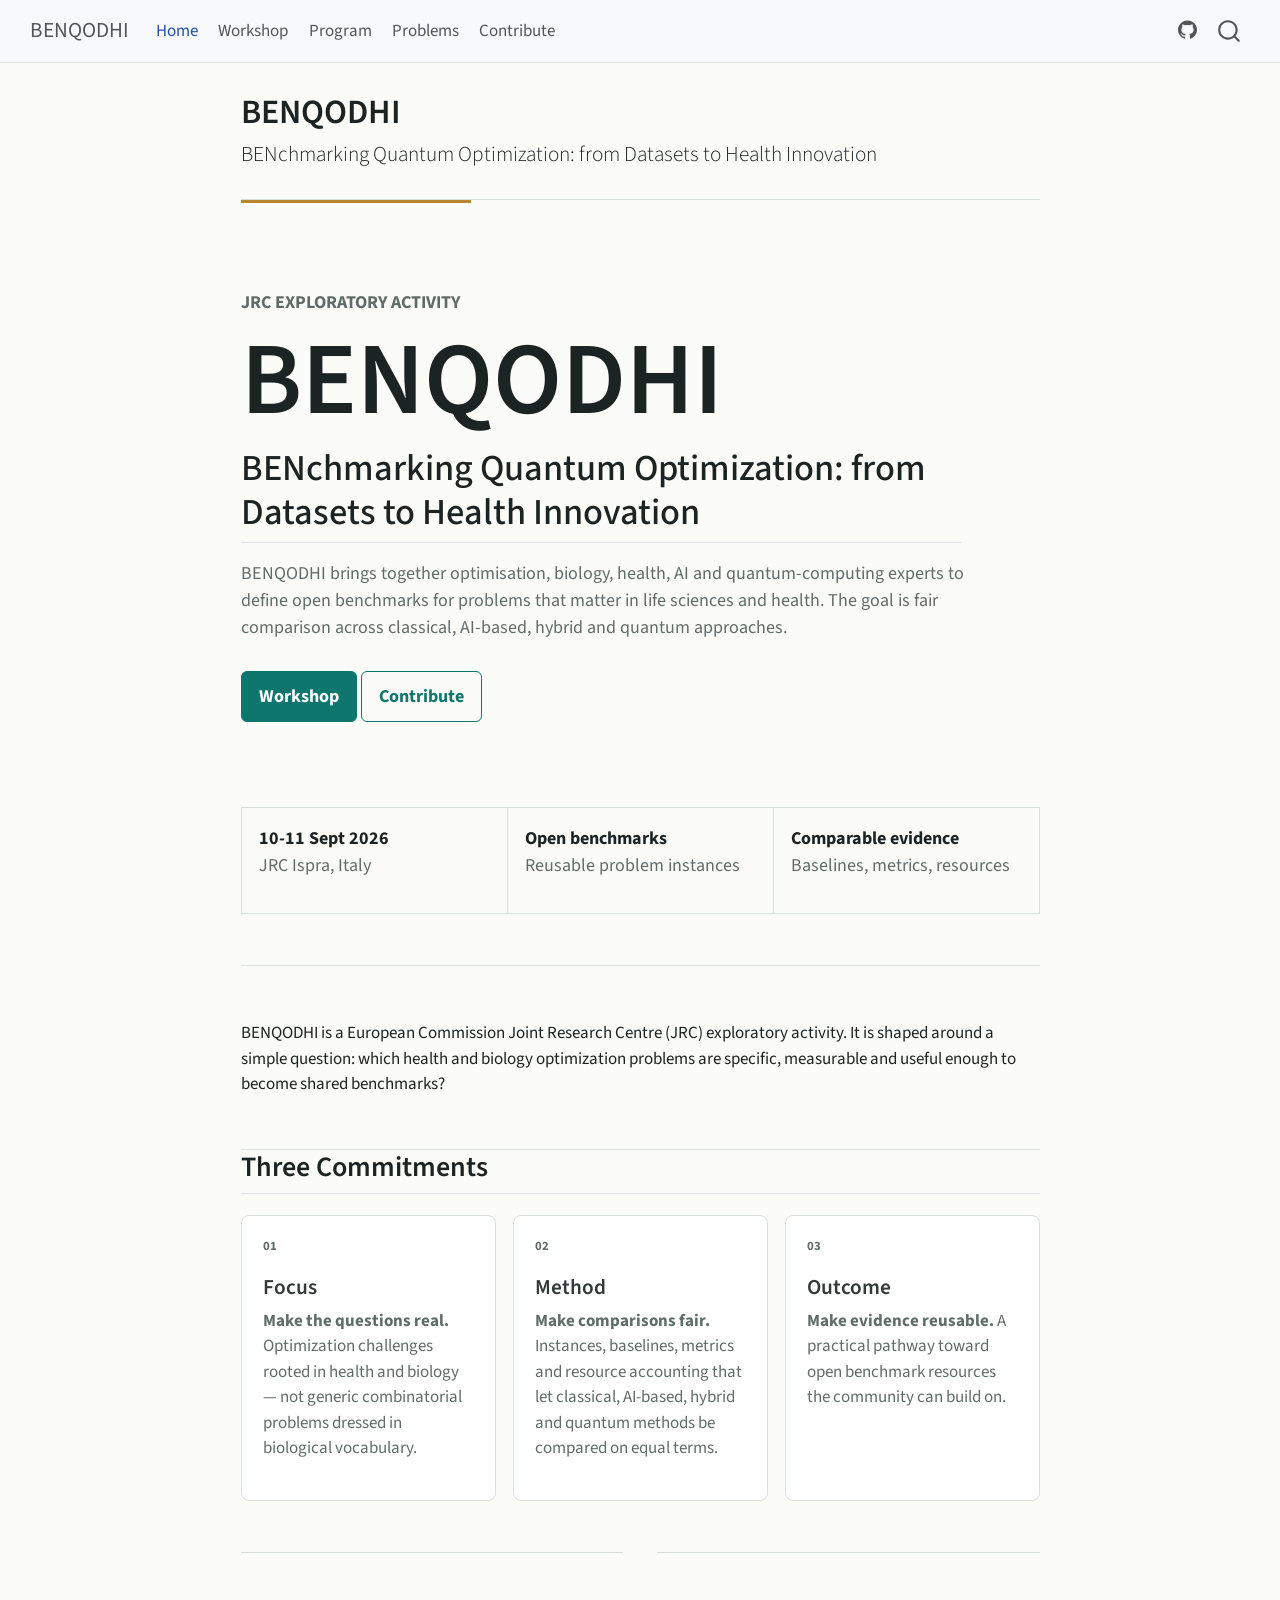
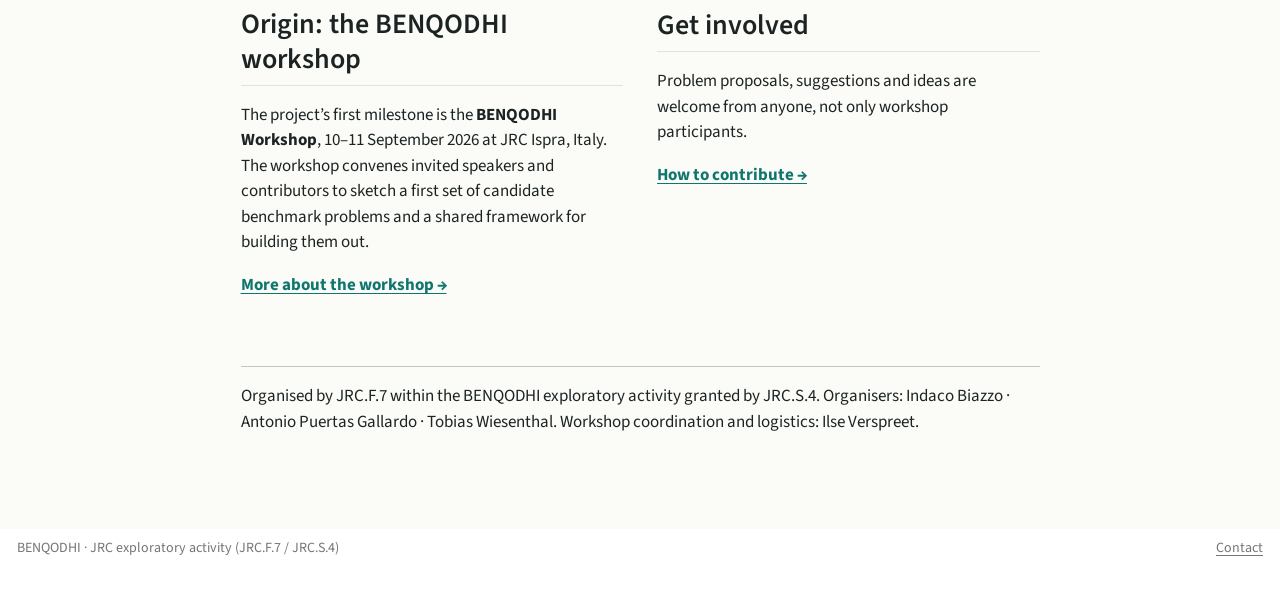
<file: index.html>
<!DOCTYPE html>
<html xmlns="http://www.w3.org/1999/xhtml" lang="en" xml:lang="en"><head>

<meta charset="utf-8">
<meta name="generator" content="quarto-1.10.18">

<meta name="viewport" content="width=device-width, initial-scale=1.0, user-scalable=yes">


<title>BENQODHI</title>
<style>
/* Default styles provided by pandoc.
** See https://pandoc.org/MANUAL.html#variables-for-html for config info.
*/
span.smallcaps{font-variant: small-caps;}
div.columns{display: flex; gap: 1.5em;}
div.column{flex: auto;}
@media screen {
div.columns{gap: min(4vw, 1.5em);}
div.column{overflow-x: auto;}
}
div.hanging-indent{margin-left: 1.5em; text-indent: -1.5em;}
ul.task-list{list-style: none;}
ul.task-list li input[type="checkbox"] {
  width: 0.8em;
  margin: 0 0.8em 0.2em -1em; /* quarto-specific, see https://github.com/quarto-dev/quarto-cli/issues/4556 */ 
  vertical-align: middle;
}
</style>


<script src="site_libs/quarto-nav/quarto-nav.js"></script>
<script src="site_libs/quarto-nav/headroom.min.js"></script>
<script src="site_libs/clipboard/clipboard.min.js"></script>
<script src="site_libs/quarto-search/autocomplete.umd.js"></script>
<script src="site_libs/quarto-search/fuse.min.js"></script>
<script src="site_libs/quarto-search/quarto-search.js"></script>
<meta name="quarto:offset" content="./">
<script src="site_libs/quarto-html/quarto.js" type="module"></script>
<script src="site_libs/quarto-html/tabsets/tabsets.js" type="module"></script>
<script src="site_libs/quarto-html/popper.min.js"></script>
<script src="site_libs/quarto-html/tippy.umd.min.js"></script>
<script src="site_libs/quarto-html/anchor.min.js"></script>
<link href="site_libs/quarto-html/tippy.css" rel="stylesheet">
<link href="site_libs/quarto-html/quarto-syntax-highlighting-64a204ab8560d761af7679ceaba22944.css" rel="stylesheet" id="quarto-text-highlighting-styles">
<script src="site_libs/bootstrap/bootstrap.min.js"></script>
<link href="site_libs/bootstrap/bootstrap-icons.css" rel="stylesheet">
<link href="site_libs/bootstrap/bootstrap-e3adbaa939bcd423dddc8c8a834270b4.min.css" rel="stylesheet" append-hash="true" id="quarto-bootstrap" data-mode="light">
<script id="quarto-search-options" type="application/json">{
  "location": "navbar",
  "copy-button": false,
  "collapse-after": 3,
  "panel-placement": "end",
  "type": "overlay",
  "limit": 50,
  "keyboard-shortcut": [
    "f",
    "/",
    "s"
  ],
  "show-item-context": false,
  "language": {
    "search-no-results-text": "No results",
    "search-matching-documents-text": "matching documents",
    "search-copy-link-title": "Copy link to search",
    "search-hide-matches-text": "Hide additional matches",
    "search-more-match-text": "more match in this document",
    "search-more-matches-text": "more matches in this document",
    "search-clear-button-title": "Clear",
    "search-text-placeholder": "",
    "search-detached-cancel-button-title": "Cancel",
    "search-submit-button-title": "Submit",
    "search-label": "Search"
  }
}</script>


<link rel="stylesheet" href="styles.css">
</head>

<body class="nav-fixed fullcontent quarto-light">

<div id="quarto-search-results"></div>
  <header id="quarto-header" class="headroom fixed-top">
    <nav class="navbar navbar-expand-lg " data-bs-theme="dark">
      <div class="navbar-container container-fluid">
      <div class="navbar-brand-container mx-auto">
    <a class="navbar-brand" href="./index.html">
    <span class="navbar-title">BENQODHI</span>
    </a>
  </div>
            <div id="quarto-search" class="" title="Search"></div>
          <button class="navbar-toggler" type="button" data-bs-toggle="collapse" data-bs-target="#navbarCollapse" aria-controls="navbarCollapse" role="menu" aria-expanded="false" aria-label="Toggle navigation" onclick="if (window.quartoToggleHeadroom) { window.quartoToggleHeadroom(); }">
  <span class="navbar-toggler-icon"></span>
</button>
          <div class="collapse navbar-collapse" id="navbarCollapse">
            <ul class="navbar-nav navbar-nav-scroll me-auto">
  <li class="nav-item">
    <a class="nav-link active" href="./index.html" aria-current="page"> 
<span class="menu-text">Home</span></a>
  </li>  
  <li class="nav-item">
    <a class="nav-link" href="./workshop.html"> 
<span class="menu-text">Workshop</span></a>
  </li>  
  <li class="nav-item">
    <a class="nav-link" href="./program.html"> 
<span class="menu-text">Program</span></a>
  </li>  
  <li class="nav-item">
    <a class="nav-link" href="./problems/index.html"> 
<span class="menu-text">Problems</span></a>
  </li>  
  <li class="nav-item">
    <a class="nav-link" href="./contribute.html"> 
<span class="menu-text">Contribute</span></a>
  </li>  
</ul>
            <ul class="navbar-nav navbar-nav-scroll ms-auto">
  <li class="nav-item compact">
    <a class="nav-link" href="https://github.com/ocadni/benqodhi"> <i class="bi bi-github" role="img">
</i> 
<span class="menu-text"></span></a>
  </li>  
</ul>
          </div> <!-- /navcollapse -->
            <div class="quarto-navbar-tools">
</div>
      </div> <!-- /container-fluid -->
    </nav>
</header>
<!-- content -->
<div id="quarto-content" class="quarto-container page-columns page-rows-contents page-layout-article page-navbar">
<!-- sidebar -->
<!-- margin-sidebar -->
    
<!-- main -->
<main class="content" id="quarto-document-content">

<header id="title-block-header" class="quarto-title-block default">
<div class="quarto-title">
<h1 class="title">BENQODHI</h1>
<p class="subtitle lead">BENchmarking Quantum Optimization: from Datasets to Health Innovation</p>
</div>



<div class="quarto-title-meta">

    
  
    
  </div>
  


</header>


<div class="landing-hero">
<div class="hero-copy">
<div class="eyebrow">
<p>JRC exploratory activity</p>
</div>
<section id="benqodhi" class="level1">
<h1>BENQODHI</h1>
<section id="benchmarking-quantum-optimization-from-datasets-to-health-innovation" class="level2">
<h2 class="anchored" data-anchor-id="benchmarking-quantum-optimization-from-datasets-to-health-innovation">BENchmarking Quantum Optimization: from Datasets to Health Innovation</h2>
<p>BENQODHI brings together optimisation, biology, health, AI and quantum-computing experts to define open benchmarks for problems that matter in life sciences and health. The goal is fair comparison across classical, AI-based, hybrid and quantum approaches.</p>
<div class="hero-actions">
<p><a href="./workshop.html" class="primary-action">Workshop</a> <a href="./contribute.html" class="secondary-action">Contribute</a></p>
</div>
</section>
</section>
</div>
<div class="hero-facts">
<div class="fact">
<p><strong>10-11 Sept 2026</strong><br>
JRC Ispra, Italy</p>
</div>
<div class="fact">
<p><strong>Open benchmarks</strong><br>
Reusable problem instances</p>
</div>
<div class="fact">
<p><strong>Comparable evidence</strong><br>
Baselines, metrics, resources</p>
</div>
</div>
</div>
<p>BENQODHI is a European Commission Joint Research Centre (JRC) exploratory activity. It is shaped around a simple question: which health and biology optimization problems are specific, measurable and useful enough to become shared benchmarks?</p>
<section id="three-commitments" class="level2 section-heading">
<h2 class="anchored" data-anchor-id="three-commitments">Three Commitments</h2>
</section>
<div class="goal-grid">
<div class="goal-card">
<div class="goal-number">
<p>01</p>
</div>
<section id="focus" class="level3">
<h3 class="anchored" data-anchor-id="focus">Focus</h3>
<p><strong>Make the questions real.</strong> Optimization challenges rooted in health and biology — not generic combinatorial problems dressed in biological vocabulary.</p>
</section>
</div>
<div class="goal-card">
<div class="goal-number">
<p>02</p>
</div>
<section id="method" class="level3">
<h3 class="anchored" data-anchor-id="method">Method</h3>
<p><strong>Make comparisons fair.</strong> Instances, baselines, metrics and resource accounting that let classical, AI-based, hybrid and quantum methods be compared on equal terms.</p>
</section>
</div>
<div class="goal-card">
<div class="goal-number">
<p>03</p>
</div>
<section id="outcome" class="level3">
<h3 class="anchored" data-anchor-id="outcome">Outcome</h3>
<p><strong>Make evidence reusable.</strong> A practical pathway toward open benchmark resources the community can build on.</p>
</section>
</div>
</div>
<div class="split-section">
<section id="origin-the-benqodhi-workshop" class="level2 split-copy">
<h2 class="anchored" data-anchor-id="origin-the-benqodhi-workshop">Origin: the BENQODHI workshop</h2>
<p>The project’s first milestone is the <strong>BENQODHI Workshop</strong>, 10–11 September 2026 at JRC Ispra, Italy. The workshop convenes invited speakers and contributors to sketch a first set of candidate benchmark problems and a shared framework for building them out.</p>
<p><a href="./workshop.html" class="text-link">More about the workshop →</a></p>
</section>
<section id="get-involved" class="level2 split-copy">
<h2 class="anchored" data-anchor-id="get-involved">Get involved</h2>
<p>Problem proposals, suggestions and ideas are welcome from anyone, not only workshop participants.</p>
<p><a href="./contribute.html" class="text-link">How to contribute →</a></p>
</section>
</div>
<hr>
<p>Organised by JRC.F.7 within the BENQODHI exploratory activity granted by JRC.S.4. Organisers: Indaco Biazzo · Antonio Puertas Gallardo · Tobias Wiesenthal. Workshop coordination and logistics: Ilse Verspreet.</p>



</main> <!-- /main -->
<script id="quarto-html-after-body" type="application/javascript">
  window.document.addEventListener("DOMContentLoaded", function (event) {
    const icon = "";
    const anchorJS = new window.AnchorJS();
    anchorJS.options = {
      placement: 'right',
      icon: icon
    };
    anchorJS.add('.anchored');
    const isCodeAnnotation = (el) => {
      for (const clz of el.classList) {
        if (clz.startsWith('code-annotation-')) {                     
          return true;
        }
      }
      return false;
    }
    const onCopySuccess = function(e) {
      // button target
      const button = e.trigger;
      // don't keep focus
      button.blur();
      // flash "checked"
      button.classList.add('code-copy-button-checked');
      var currentTitle = button.getAttribute("title");
      button.setAttribute("title", "Copied!");
      let tooltip;
      if (window.bootstrap) {
        button.setAttribute("data-bs-toggle", "tooltip");
        button.setAttribute("data-bs-placement", "left");
        button.setAttribute("data-bs-title", "Copied!");
        tooltip = new bootstrap.Tooltip(button, 
          { trigger: "manual", 
            customClass: "code-copy-button-tooltip",
            offset: [0, -8]});
        tooltip.show();    
      }
      setTimeout(function() {
        if (tooltip) {
          tooltip.hide();
          button.removeAttribute("data-bs-title");
          button.removeAttribute("data-bs-toggle");
          button.removeAttribute("data-bs-placement");
        }
        button.setAttribute("title", currentTitle);
        button.classList.remove('code-copy-button-checked');
      }, 1000);
      // clear code selection
      e.clearSelection();
    }
    const getTextToCopy = function(trigger) {
      const outerScaffold = trigger.parentElement.cloneNode(true);
      const codeEl = outerScaffold.querySelector('code');
      for (const childEl of codeEl.children) {
        if (isCodeAnnotation(childEl)) {
          childEl.remove();
        }
      }
      return codeEl.innerText;
    }
    const clipboard = new window.ClipboardJS('.code-copy-button:not([data-in-quarto-modal])', {
      text: getTextToCopy
    });
    clipboard.on('success', onCopySuccess);
    if (window.document.getElementById('quarto-embedded-source-code-modal')) {
      const clipboardModal = new window.ClipboardJS('.code-copy-button[data-in-quarto-modal]', {
        text: getTextToCopy,
        container: window.document.getElementById('quarto-embedded-source-code-modal')
      });
      clipboardModal.on('success', onCopySuccess);
    }
      var localhostRegex = new RegExp(/^(?:http|https):\/\/localhost\:?[0-9]*\//);
      var mailtoRegex = new RegExp(/^mailto:/);
        var filterRegex = new RegExp("https:\/\/ocadni\.github\.io\/benqodhi\/");
      var isInternal = (href) => {
          return filterRegex.test(href) || localhostRegex.test(href) || mailtoRegex.test(href);
      }
      // Inspect non-navigation links and adorn them if external
     var links = window.document.querySelectorAll('a[href]:not(.nav-link):not(.navbar-brand):not(.toc-action):not(.sidebar-link):not(.sidebar-item-toggle):not(.pagination-link):not(.no-external):not([aria-hidden]):not(.dropdown-item):not(.quarto-navigation-tool):not(.about-link)');
      for (var i=0; i<links.length; i++) {
        const link = links[i];
        if (!isInternal(link.href)) {
          // undo the damage that might have been done by quarto-nav.js in the case of
          // links that we want to consider external
          if (link.dataset.originalHref !== undefined) {
            link.href = link.dataset.originalHref;
          }
            // target, if specified
            link.setAttribute("target", "_blank");
            if (link.getAttribute("rel") === null) {
              link.setAttribute("rel", "noopener");
            }
        }
      }
    function tippyHover(el, contentFn, onTriggerFn, onUntriggerFn) {
      const config = {
        allowHTML: true,
        maxWidth: 500,
        delay: 100,
        arrow: false,
        appendTo: function(el) {
            return el.parentElement;
        },
        interactive: true,
        interactiveBorder: 10,
        theme: 'quarto',
        placement: 'bottom-start',
      };
      if (contentFn) {
        config.content = contentFn;
      }
      if (onTriggerFn) {
        config.onTrigger = onTriggerFn;
      }
      if (onUntriggerFn) {
        config.onUntrigger = onUntriggerFn;
      }
      window.tippy(el, config); 
    }
    const noterefs = window.document.querySelectorAll('a[role="doc-noteref"]');
    for (var i=0; i<noterefs.length; i++) {
      const ref = noterefs[i];
      tippyHover(ref, function() {
        // use id or data attribute instead here
        let href = ref.getAttribute('data-footnote-href') || ref.getAttribute('href');
        try { href = new URL(href).hash; } catch {}
        const id = href.replace(/^#\/?/, "");
        const note = window.document.getElementById(id);
        if (note) {
          return note.innerHTML;
        } else {
          return "";
        }
      });
    }
    const xrefs = window.document.querySelectorAll('a.quarto-xref');
    const processXRef = (id, note) => {
      // Strip column container classes
      const stripColumnClz = (el) => {
        el.classList.remove("page-full", "page-columns");
        if (el.children) {
          for (const child of el.children) {
            stripColumnClz(child);
          }
        }
      }
      stripColumnClz(note)
      if (id === null || id.startsWith('sec-')) {
        // Special case sections, only their first couple elements
        const container = document.createElement("div");
        if (note.children && note.children.length > 2) {
          container.appendChild(note.children[0].cloneNode(true));
          for (let i = 1; i < note.children.length; i++) {
            const child = note.children[i];
            if (child.tagName === "P" && child.innerText === "") {
              continue;
            } else {
              container.appendChild(child.cloneNode(true));
              break;
            }
          }
          if (window.Quarto?.typesetMath) {
            window.Quarto.typesetMath(container);
          }
          return container.innerHTML
        } else {
          if (window.Quarto?.typesetMath) {
            window.Quarto.typesetMath(note);
          }
          return note.innerHTML;
        }
      } else {
        // Remove any anchor links if they are present
        const anchorLink = note.querySelector('a.anchorjs-link');
        if (anchorLink) {
          anchorLink.remove();
        }
        if (window.Quarto?.typesetMath) {
          window.Quarto.typesetMath(note);
        }
        if (note.classList.contains("callout")) {
          return note.outerHTML;
        } else {
          return note.innerHTML;
        }
      }
    }
    for (var i=0; i<xrefs.length; i++) {
      const xref = xrefs[i];
      tippyHover(xref, undefined, function(instance) {
        instance.disable();
        let url = xref.getAttribute('href');
        let hash = undefined; 
        if (url.startsWith('#')) {
          hash = url;
        } else {
          try { hash = new URL(url).hash; } catch {}
        }
        if (hash) {
          const id = hash.replace(/^#\/?/, "");
          const note = window.document.getElementById(id);
          if (note !== null) {
            try {
              const html = processXRef(id, note.cloneNode(true));
              instance.setContent(html);
            } finally {
              instance.enable();
              instance.show();
            }
          } else {
            // See if we can fetch this
            fetch(url.split('#')[0])
            .then(res => res.text())
            .then(html => {
              const parser = new DOMParser();
              const htmlDoc = parser.parseFromString(html, "text/html");
              const note = htmlDoc.getElementById(id);
              if (note !== null) {
                const html = processXRef(id, note);
                instance.setContent(html);
              } 
            }).finally(() => {
              instance.enable();
              instance.show();
            });
          }
        } else {
          // See if we can fetch a full url (with no hash to target)
          // This is a special case and we should probably do some content thinning / targeting
          fetch(url)
          .then(res => res.text())
          .then(html => {
            const parser = new DOMParser();
            const htmlDoc = parser.parseFromString(html, "text/html");
            const note = htmlDoc.querySelector('main.content');
            if (note !== null) {
              // This should only happen for chapter cross references
              // (since there is no id in the URL)
              // remove the first header
              if (note.children.length > 0 && note.children[0].tagName === "HEADER") {
                note.children[0].remove();
              }
              const html = processXRef(null, note);
              instance.setContent(html);
            } 
          }).finally(() => {
            instance.enable();
            instance.show();
          });
        }
      }, function(instance) {
      });
    }
        let selectedAnnoteEl;
        const selectorForAnnotation = ( cell, annotation) => {
          let cellAttr = 'data-code-cell="' + cell + '"';
          let lineAttr = 'data-code-annotation="' +  annotation + '"';
          const selector = 'span[' + cellAttr + '][' + lineAttr + ']';
          return selector;
        }
        const selectCodeLines = (annoteEl) => {
          const doc = window.document;
          const targetCell = annoteEl.getAttribute("data-target-cell");
          const targetAnnotation = annoteEl.getAttribute("data-target-annotation");
          const annoteSpan = window.document.querySelector(selectorForAnnotation(targetCell, targetAnnotation));
          const lines = annoteSpan.getAttribute("data-code-lines").split(",");
          const lineIds = lines.map((line) => {
            return targetCell + "-" + line;
          })
          let top = null;
          let height = null;
          let parent = null;
          if (lineIds.length > 0) {
              //compute the position of the single el (top and bottom and make a div)
              const el = window.document.getElementById(lineIds[0]);
              top = el.offsetTop;
              height = el.offsetHeight;
              parent = el.parentElement.parentElement;
            if (lineIds.length > 1) {
              const lastEl = window.document.getElementById(lineIds[lineIds.length - 1]);
              const bottom = lastEl.offsetTop + lastEl.offsetHeight;
              height = bottom - top;
            }
            if (top !== null && height !== null && parent !== null) {
              // cook up a div (if necessary) and position it 
              let div = window.document.getElementById("code-annotation-line-highlight");
              if (div === null) {
                div = window.document.createElement("div");
                div.setAttribute("id", "code-annotation-line-highlight");
                div.style.position = 'absolute';
                parent.appendChild(div);
              }
              div.style.top = top - 2 + "px";
              div.style.height = height + 4 + "px";
              div.style.left = 0;
              let gutterDiv = window.document.getElementById("code-annotation-line-highlight-gutter");
              if (gutterDiv === null) {
                gutterDiv = window.document.createElement("div");
                gutterDiv.setAttribute("id", "code-annotation-line-highlight-gutter");
                gutterDiv.style.position = 'absolute';
                const codeCell = window.document.getElementById(targetCell);
                const gutter = codeCell.querySelector('.code-annotation-gutter');
                gutter.appendChild(gutterDiv);
              }
              gutterDiv.style.top = top - 2 + "px";
              gutterDiv.style.height = height + 4 + "px";
            }
            selectedAnnoteEl = annoteEl;
          }
        };
        const unselectCodeLines = () => {
          const elementsIds = ["code-annotation-line-highlight", "code-annotation-line-highlight-gutter"];
          elementsIds.forEach((elId) => {
            const div = window.document.getElementById(elId);
            if (div) {
              div.remove();
            }
          });
          selectedAnnoteEl = undefined;
        };
          // Handle positioning of the toggle
      window.addEventListener(
        "resize",
        throttle(() => {
          elRect = undefined;
          if (selectedAnnoteEl) {
            selectCodeLines(selectedAnnoteEl);
          }
        }, 10)
      );
      function throttle(fn, ms) {
      let throttle = false;
      let timer;
        return (...args) => {
          if(!throttle) { // first call gets through
              fn.apply(this, args);
              throttle = true;
          } else { // all the others get throttled
              if(timer) clearTimeout(timer); // cancel #2
              timer = setTimeout(() => {
                fn.apply(this, args);
                timer = throttle = false;
              }, ms);
          }
        };
      }
        // Attach click handler to the DT
        const annoteDls = window.document.querySelectorAll('dt[data-target-cell]');
        for (const annoteDlNode of annoteDls) {
          annoteDlNode.addEventListener('click', (event) => {
            const clickedEl = event.target;
            if (clickedEl !== selectedAnnoteEl) {
              unselectCodeLines();
              const activeEl = window.document.querySelector('dt[data-target-cell].code-annotation-active');
              if (activeEl) {
                activeEl.classList.remove('code-annotation-active');
              }
              selectCodeLines(clickedEl);
              clickedEl.classList.add('code-annotation-active');
            } else {
              // Unselect the line
              unselectCodeLines();
              clickedEl.classList.remove('code-annotation-active');
            }
          });
        }
    const findCites = (el) => {
      const parentEl = el.parentElement;
      if (parentEl) {
        const cites = parentEl.dataset.cites;
        if (cites) {
          return {
            el,
            cites: cites.split(' ')
          };
        } else {
          return findCites(el.parentElement)
        }
      } else {
        return undefined;
      }
    };
    var bibliorefs = window.document.querySelectorAll('a[role="doc-biblioref"]');
    for (var i=0; i<bibliorefs.length; i++) {
      const ref = bibliorefs[i];
      const citeInfo = findCites(ref);
      if (citeInfo) {
        tippyHover(citeInfo.el, function() {
          var popup = window.document.createElement('div');
          citeInfo.cites.forEach(function(cite) {
            var citeDiv = window.document.createElement('div');
            citeDiv.classList.add('hanging-indent');
            citeDiv.classList.add('csl-entry');
            var biblioDiv = window.document.getElementById('ref-' + cite);
            if (biblioDiv) {
              citeDiv.innerHTML = biblioDiv.innerHTML;
            }
            popup.appendChild(citeDiv);
          });
          return popup.innerHTML;
        });
      }
    }
  });
  </script>
</div> <!-- /content -->
<footer class="footer">
  <div class="nav-footer">
    <div class="nav-footer-left">
<p>BENQODHI · JRC exploratory activity (JRC.F.7 / JRC.S.4)</p>
</div>   
    <div class="nav-footer-center">
      &nbsp;
    </div>
    <div class="nav-footer-right">
<p><a href="mailto:JRC-F7-CONFERENCES@ec.europa.eu">Contact</a></p>
</div>
  </div>
</footer>




</body></html>
</file>
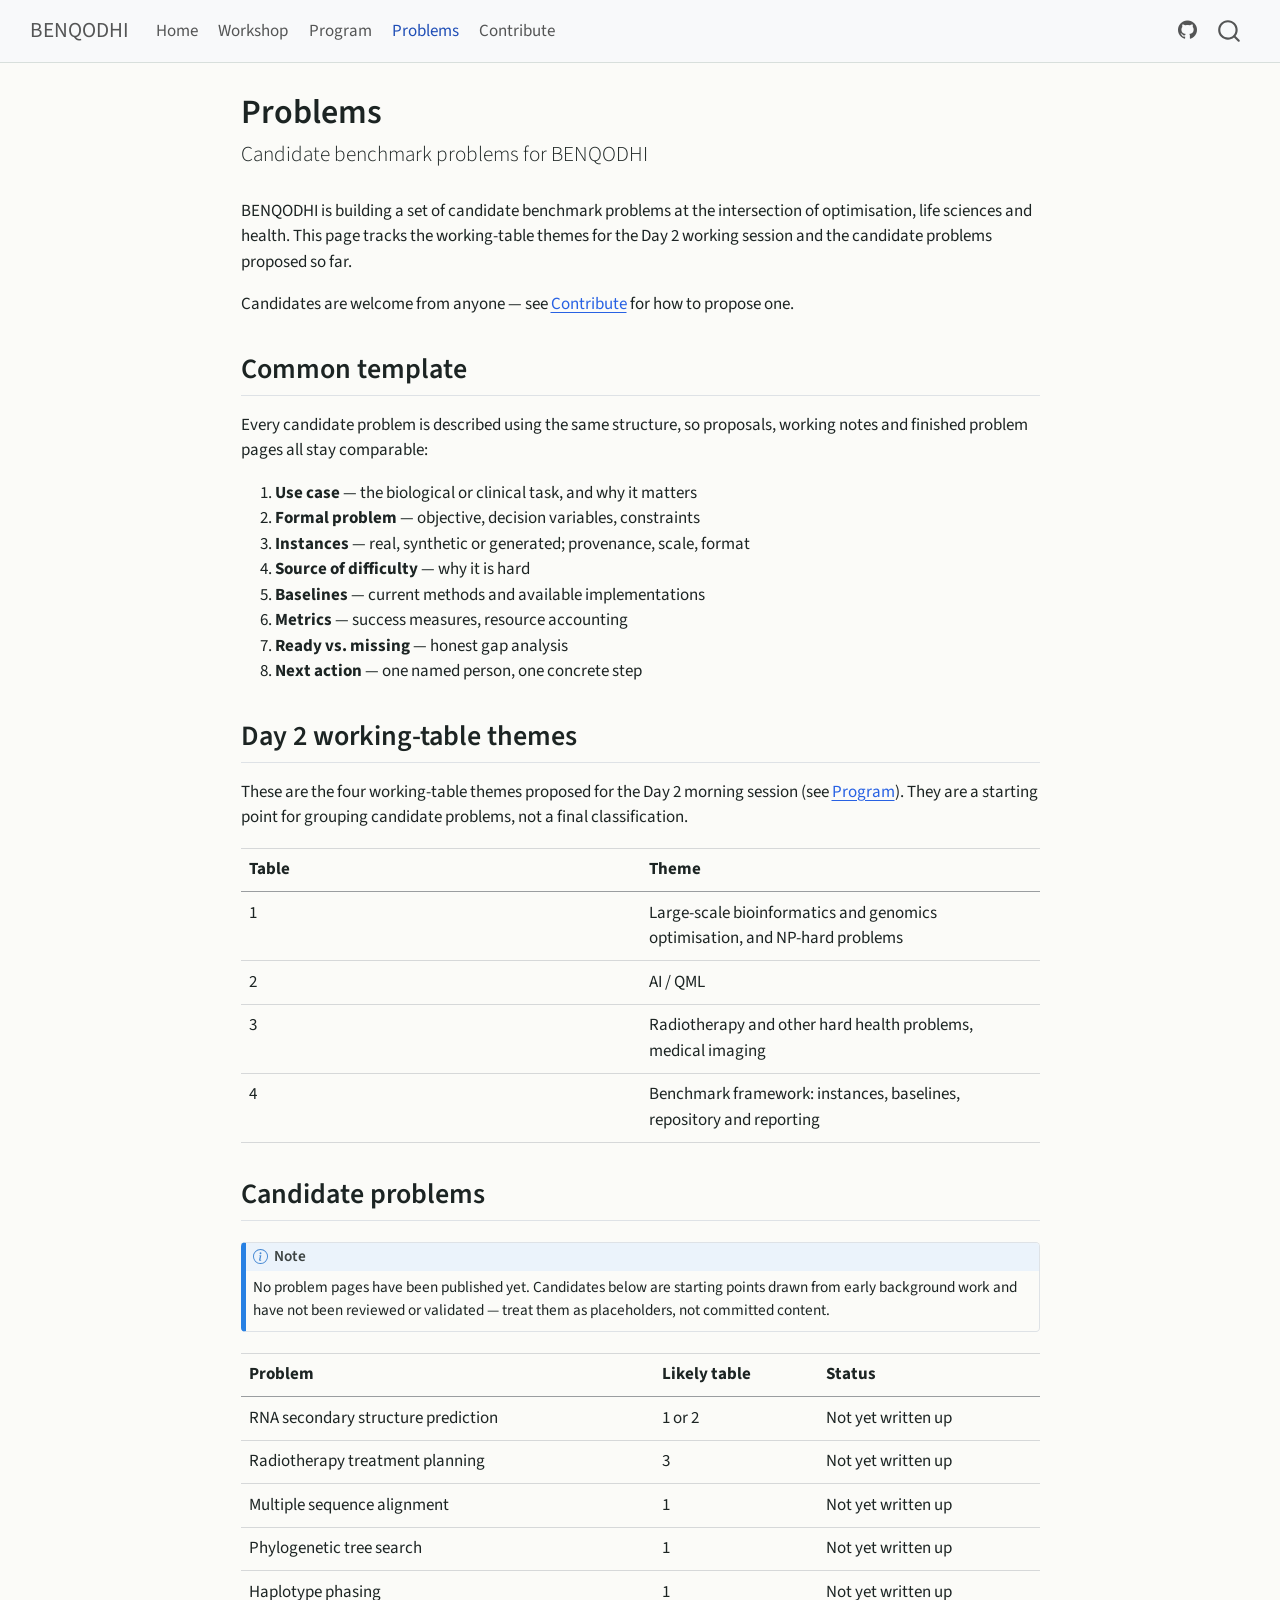
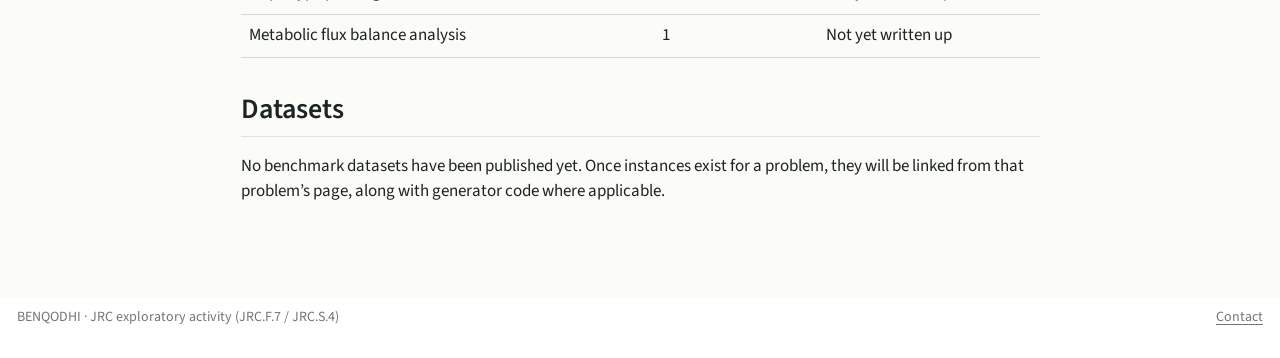
<file: problems/index.html>
<!DOCTYPE html>
<html xmlns="http://www.w3.org/1999/xhtml" lang="en" xml:lang="en"><head>

<meta charset="utf-8">
<meta name="generator" content="quarto-1.10.18">

<meta name="viewport" content="width=device-width, initial-scale=1.0, user-scalable=yes">


<title>Problems – BENQODHI</title>
<style>
/* Default styles provided by pandoc.
** See https://pandoc.org/MANUAL.html#variables-for-html for config info.
*/
span.smallcaps{font-variant: small-caps;}
div.columns{display: flex; gap: 1.5em;}
div.column{flex: auto;}
@media screen {
div.columns{gap: min(4vw, 1.5em);}
div.column{overflow-x: auto;}
}
div.hanging-indent{margin-left: 1.5em; text-indent: -1.5em;}
ul.task-list{list-style: none;}
ul.task-list li input[type="checkbox"] {
  width: 0.8em;
  margin: 0 0.8em 0.2em -1em; /* quarto-specific, see https://github.com/quarto-dev/quarto-cli/issues/4556 */ 
  vertical-align: middle;
}
</style>


<script src="../site_libs/quarto-nav/quarto-nav.js"></script>
<script src="../site_libs/quarto-nav/headroom.min.js"></script>
<script src="../site_libs/clipboard/clipboard.min.js"></script>
<script src="../site_libs/quarto-search/autocomplete.umd.js"></script>
<script src="../site_libs/quarto-search/fuse.min.js"></script>
<script src="../site_libs/quarto-search/quarto-search.js"></script>
<meta name="quarto:offset" content="../">
<script src="../site_libs/quarto-html/quarto.js" type="module"></script>
<script src="../site_libs/quarto-html/tabsets/tabsets.js" type="module"></script>
<script src="../site_libs/quarto-html/popper.min.js"></script>
<script src="../site_libs/quarto-html/tippy.umd.min.js"></script>
<script src="../site_libs/quarto-html/anchor.min.js"></script>
<link href="../site_libs/quarto-html/tippy.css" rel="stylesheet">
<link href="../site_libs/quarto-html/quarto-syntax-highlighting-64a204ab8560d761af7679ceaba22944.css" rel="stylesheet" id="quarto-text-highlighting-styles">
<script src="../site_libs/bootstrap/bootstrap.min.js"></script>
<link href="../site_libs/bootstrap/bootstrap-icons.css" rel="stylesheet">
<link href="../site_libs/bootstrap/bootstrap-e3adbaa939bcd423dddc8c8a834270b4.min.css" rel="stylesheet" append-hash="true" id="quarto-bootstrap" data-mode="light">
<script id="quarto-search-options" type="application/json">{
  "location": "navbar",
  "copy-button": false,
  "collapse-after": 3,
  "panel-placement": "end",
  "type": "overlay",
  "limit": 50,
  "keyboard-shortcut": [
    "f",
    "/",
    "s"
  ],
  "show-item-context": false,
  "language": {
    "search-no-results-text": "No results",
    "search-matching-documents-text": "matching documents",
    "search-copy-link-title": "Copy link to search",
    "search-hide-matches-text": "Hide additional matches",
    "search-more-match-text": "more match in this document",
    "search-more-matches-text": "more matches in this document",
    "search-clear-button-title": "Clear",
    "search-text-placeholder": "",
    "search-detached-cancel-button-title": "Cancel",
    "search-submit-button-title": "Submit",
    "search-label": "Search"
  }
}</script>


<link rel="stylesheet" href="../styles.css">
</head>

<body class="nav-fixed fullcontent quarto-light">

<div id="quarto-search-results"></div>
  <header id="quarto-header" class="headroom fixed-top">
    <nav class="navbar navbar-expand-lg " data-bs-theme="dark">
      <div class="navbar-container container-fluid">
      <div class="navbar-brand-container mx-auto">
    <a class="navbar-brand" href="../index.html">
    <span class="navbar-title">BENQODHI</span>
    </a>
  </div>
            <div id="quarto-search" class="" title="Search"></div>
          <button class="navbar-toggler" type="button" data-bs-toggle="collapse" data-bs-target="#navbarCollapse" aria-controls="navbarCollapse" role="menu" aria-expanded="false" aria-label="Toggle navigation" onclick="if (window.quartoToggleHeadroom) { window.quartoToggleHeadroom(); }">
  <span class="navbar-toggler-icon"></span>
</button>
          <div class="collapse navbar-collapse" id="navbarCollapse">
            <ul class="navbar-nav navbar-nav-scroll me-auto">
  <li class="nav-item">
    <a class="nav-link" href="../index.html"> 
<span class="menu-text">Home</span></a>
  </li>  
  <li class="nav-item">
    <a class="nav-link" href="../workshop.html"> 
<span class="menu-text">Workshop</span></a>
  </li>  
  <li class="nav-item">
    <a class="nav-link" href="../program.html"> 
<span class="menu-text">Program</span></a>
  </li>  
  <li class="nav-item">
    <a class="nav-link active" href="../problems/index.html" aria-current="page"> 
<span class="menu-text">Problems</span></a>
  </li>  
  <li class="nav-item">
    <a class="nav-link" href="../contribute.html"> 
<span class="menu-text">Contribute</span></a>
  </li>  
</ul>
            <ul class="navbar-nav navbar-nav-scroll ms-auto">
  <li class="nav-item compact">
    <a class="nav-link" href="https://github.com/ocadni/benqodhi"> <i class="bi bi-github" role="img">
</i> 
<span class="menu-text"></span></a>
  </li>  
</ul>
          </div> <!-- /navcollapse -->
            <div class="quarto-navbar-tools">
</div>
      </div> <!-- /container-fluid -->
    </nav>
</header>
<!-- content -->
<div id="quarto-content" class="quarto-container page-columns page-rows-contents page-layout-article page-navbar">
<!-- sidebar -->
<!-- margin-sidebar -->
    
<!-- main -->
<main class="content" id="quarto-document-content">

<header id="title-block-header" class="quarto-title-block default">
<div class="quarto-title">
<h1 class="title">Problems</h1>
<p class="subtitle lead">Candidate benchmark problems for BENQODHI</p>
</div>



<div class="quarto-title-meta">

    
  
    
  </div>
  


</header>


<p>BENQODHI is building a set of candidate benchmark problems at the intersection of optimisation, life sciences and health. This page tracks the working-table themes for the Day 2 working session and the candidate problems proposed so far.</p>
<p>Candidates are welcome from anyone — see <a href="../contribute.html">Contribute</a> for how to propose one.</p>
<section id="common-template" class="level2">
<h2 class="anchored" data-anchor-id="common-template">Common template</h2>
<p>Every candidate problem is described using the same structure, so proposals, working notes and finished problem pages all stay comparable:</p>
<ol type="1">
<li><strong>Use case</strong> — the biological or clinical task, and why it matters</li>
<li><strong>Formal problem</strong> — objective, decision variables, constraints</li>
<li><strong>Instances</strong> — real, synthetic or generated; provenance, scale, format</li>
<li><strong>Source of difficulty</strong> — why it is hard</li>
<li><strong>Baselines</strong> — current methods and available implementations</li>
<li><strong>Metrics</strong> — success measures, resource accounting</li>
<li><strong>Ready vs.&nbsp;missing</strong> — honest gap analysis</li>
<li><strong>Next action</strong> — one named person, one concrete step</li>
</ol>
</section>
<section id="day-2-working-table-themes" class="level2">
<h2 class="anchored" data-anchor-id="day-2-working-table-themes">Day 2 working-table themes</h2>
<p>These are the four working-table themes proposed for the Day 2 morning session (see <a href="../program.html">Program</a>). They are a starting point for grouping candidate problems, not a final classification.</p>
<table class="caption-top table">
<colgroup>
<col style="width: 50%">
<col style="width: 50%">
</colgroup>
<thead>
<tr class="header">
<th>Table</th>
<th>Theme</th>
</tr>
</thead>
<tbody>
<tr class="odd">
<td>1</td>
<td>Large-scale bioinformatics and genomics optimisation, and NP-hard problems</td>
</tr>
<tr class="even">
<td>2</td>
<td>AI / QML</td>
</tr>
<tr class="odd">
<td>3</td>
<td>Radiotherapy and other hard health problems, medical imaging</td>
</tr>
<tr class="even">
<td>4</td>
<td>Benchmark framework: instances, baselines, repository and reporting</td>
</tr>
</tbody>
</table>
</section>
<section id="candidate-problems" class="level2">
<h2 class="anchored" data-anchor-id="candidate-problems">Candidate problems</h2>
<div class="callout callout-style-default callout-note callout-titled">
<div class="callout-header d-flex align-content-center">
<div class="callout-icon-container">
<i class="callout-icon"></i>
</div>
<div class="callout-title-container flex-fill">
Note
</div>
</div>
<div class="callout-body-container callout-body">
<p>No problem pages have been published yet. Candidates below are starting points drawn from early background work and have not been reviewed or validated — treat them as placeholders, not committed content.</p>
</div>
</div>
<table class="caption-top table">
<thead>
<tr class="header">
<th>Problem</th>
<th>Likely table</th>
<th>Status</th>
</tr>
</thead>
<tbody>
<tr class="odd">
<td>RNA secondary structure prediction</td>
<td>1 or 2</td>
<td>Not yet written up</td>
</tr>
<tr class="even">
<td>Radiotherapy treatment planning</td>
<td>3</td>
<td>Not yet written up</td>
</tr>
<tr class="odd">
<td>Multiple sequence alignment</td>
<td>1</td>
<td>Not yet written up</td>
</tr>
<tr class="even">
<td>Phylogenetic tree search</td>
<td>1</td>
<td>Not yet written up</td>
</tr>
<tr class="odd">
<td>Haplotype phasing</td>
<td>1</td>
<td>Not yet written up</td>
</tr>
<tr class="even">
<td>Metabolic flux balance analysis</td>
<td>1</td>
<td>Not yet written up</td>
</tr>
</tbody>
</table>
</section>
<section id="datasets" class="level2">
<h2 class="anchored" data-anchor-id="datasets">Datasets</h2>
<p>No benchmark datasets have been published yet. Once instances exist for a problem, they will be linked from that problem’s page, along with generator code where applicable.</p>


</section>

</main> <!-- /main -->
<script id="quarto-html-after-body" type="application/javascript">
  window.document.addEventListener("DOMContentLoaded", function (event) {
    const icon = "";
    const anchorJS = new window.AnchorJS();
    anchorJS.options = {
      placement: 'right',
      icon: icon
    };
    anchorJS.add('.anchored');
    const isCodeAnnotation = (el) => {
      for (const clz of el.classList) {
        if (clz.startsWith('code-annotation-')) {                     
          return true;
        }
      }
      return false;
    }
    const onCopySuccess = function(e) {
      // button target
      const button = e.trigger;
      // don't keep focus
      button.blur();
      // flash "checked"
      button.classList.add('code-copy-button-checked');
      var currentTitle = button.getAttribute("title");
      button.setAttribute("title", "Copied!");
      let tooltip;
      if (window.bootstrap) {
        button.setAttribute("data-bs-toggle", "tooltip");
        button.setAttribute("data-bs-placement", "left");
        button.setAttribute("data-bs-title", "Copied!");
        tooltip = new bootstrap.Tooltip(button, 
          { trigger: "manual", 
            customClass: "code-copy-button-tooltip",
            offset: [0, -8]});
        tooltip.show();    
      }
      setTimeout(function() {
        if (tooltip) {
          tooltip.hide();
          button.removeAttribute("data-bs-title");
          button.removeAttribute("data-bs-toggle");
          button.removeAttribute("data-bs-placement");
        }
        button.setAttribute("title", currentTitle);
        button.classList.remove('code-copy-button-checked');
      }, 1000);
      // clear code selection
      e.clearSelection();
    }
    const getTextToCopy = function(trigger) {
      const outerScaffold = trigger.parentElement.cloneNode(true);
      const codeEl = outerScaffold.querySelector('code');
      for (const childEl of codeEl.children) {
        if (isCodeAnnotation(childEl)) {
          childEl.remove();
        }
      }
      return codeEl.innerText;
    }
    const clipboard = new window.ClipboardJS('.code-copy-button:not([data-in-quarto-modal])', {
      text: getTextToCopy
    });
    clipboard.on('success', onCopySuccess);
    if (window.document.getElementById('quarto-embedded-source-code-modal')) {
      const clipboardModal = new window.ClipboardJS('.code-copy-button[data-in-quarto-modal]', {
        text: getTextToCopy,
        container: window.document.getElementById('quarto-embedded-source-code-modal')
      });
      clipboardModal.on('success', onCopySuccess);
    }
      var localhostRegex = new RegExp(/^(?:http|https):\/\/localhost\:?[0-9]*\//);
      var mailtoRegex = new RegExp(/^mailto:/);
        var filterRegex = new RegExp("https:\/\/ocadni\.github\.io\/benqodhi\/");
      var isInternal = (href) => {
          return filterRegex.test(href) || localhostRegex.test(href) || mailtoRegex.test(href);
      }
      // Inspect non-navigation links and adorn them if external
     var links = window.document.querySelectorAll('a[href]:not(.nav-link):not(.navbar-brand):not(.toc-action):not(.sidebar-link):not(.sidebar-item-toggle):not(.pagination-link):not(.no-external):not([aria-hidden]):not(.dropdown-item):not(.quarto-navigation-tool):not(.about-link)');
      for (var i=0; i<links.length; i++) {
        const link = links[i];
        if (!isInternal(link.href)) {
          // undo the damage that might have been done by quarto-nav.js in the case of
          // links that we want to consider external
          if (link.dataset.originalHref !== undefined) {
            link.href = link.dataset.originalHref;
          }
            // target, if specified
            link.setAttribute("target", "_blank");
            if (link.getAttribute("rel") === null) {
              link.setAttribute("rel", "noopener");
            }
        }
      }
    function tippyHover(el, contentFn, onTriggerFn, onUntriggerFn) {
      const config = {
        allowHTML: true,
        maxWidth: 500,
        delay: 100,
        arrow: false,
        appendTo: function(el) {
            return el.parentElement;
        },
        interactive: true,
        interactiveBorder: 10,
        theme: 'quarto',
        placement: 'bottom-start',
      };
      if (contentFn) {
        config.content = contentFn;
      }
      if (onTriggerFn) {
        config.onTrigger = onTriggerFn;
      }
      if (onUntriggerFn) {
        config.onUntrigger = onUntriggerFn;
      }
      window.tippy(el, config); 
    }
    const noterefs = window.document.querySelectorAll('a[role="doc-noteref"]');
    for (var i=0; i<noterefs.length; i++) {
      const ref = noterefs[i];
      tippyHover(ref, function() {
        // use id or data attribute instead here
        let href = ref.getAttribute('data-footnote-href') || ref.getAttribute('href');
        try { href = new URL(href).hash; } catch {}
        const id = href.replace(/^#\/?/, "");
        const note = window.document.getElementById(id);
        if (note) {
          return note.innerHTML;
        } else {
          return "";
        }
      });
    }
    const xrefs = window.document.querySelectorAll('a.quarto-xref');
    const processXRef = (id, note) => {
      // Strip column container classes
      const stripColumnClz = (el) => {
        el.classList.remove("page-full", "page-columns");
        if (el.children) {
          for (const child of el.children) {
            stripColumnClz(child);
          }
        }
      }
      stripColumnClz(note)
      if (id === null || id.startsWith('sec-')) {
        // Special case sections, only their first couple elements
        const container = document.createElement("div");
        if (note.children && note.children.length > 2) {
          container.appendChild(note.children[0].cloneNode(true));
          for (let i = 1; i < note.children.length; i++) {
            const child = note.children[i];
            if (child.tagName === "P" && child.innerText === "") {
              continue;
            } else {
              container.appendChild(child.cloneNode(true));
              break;
            }
          }
          if (window.Quarto?.typesetMath) {
            window.Quarto.typesetMath(container);
          }
          return container.innerHTML
        } else {
          if (window.Quarto?.typesetMath) {
            window.Quarto.typesetMath(note);
          }
          return note.innerHTML;
        }
      } else {
        // Remove any anchor links if they are present
        const anchorLink = note.querySelector('a.anchorjs-link');
        if (anchorLink) {
          anchorLink.remove();
        }
        if (window.Quarto?.typesetMath) {
          window.Quarto.typesetMath(note);
        }
        if (note.classList.contains("callout")) {
          return note.outerHTML;
        } else {
          return note.innerHTML;
        }
      }
    }
    for (var i=0; i<xrefs.length; i++) {
      const xref = xrefs[i];
      tippyHover(xref, undefined, function(instance) {
        instance.disable();
        let url = xref.getAttribute('href');
        let hash = undefined; 
        if (url.startsWith('#')) {
          hash = url;
        } else {
          try { hash = new URL(url).hash; } catch {}
        }
        if (hash) {
          const id = hash.replace(/^#\/?/, "");
          const note = window.document.getElementById(id);
          if (note !== null) {
            try {
              const html = processXRef(id, note.cloneNode(true));
              instance.setContent(html);
            } finally {
              instance.enable();
              instance.show();
            }
          } else {
            // See if we can fetch this
            fetch(url.split('#')[0])
            .then(res => res.text())
            .then(html => {
              const parser = new DOMParser();
              const htmlDoc = parser.parseFromString(html, "text/html");
              const note = htmlDoc.getElementById(id);
              if (note !== null) {
                const html = processXRef(id, note);
                instance.setContent(html);
              } 
            }).finally(() => {
              instance.enable();
              instance.show();
            });
          }
        } else {
          // See if we can fetch a full url (with no hash to target)
          // This is a special case and we should probably do some content thinning / targeting
          fetch(url)
          .then(res => res.text())
          .then(html => {
            const parser = new DOMParser();
            const htmlDoc = parser.parseFromString(html, "text/html");
            const note = htmlDoc.querySelector('main.content');
            if (note !== null) {
              // This should only happen for chapter cross references
              // (since there is no id in the URL)
              // remove the first header
              if (note.children.length > 0 && note.children[0].tagName === "HEADER") {
                note.children[0].remove();
              }
              const html = processXRef(null, note);
              instance.setContent(html);
            } 
          }).finally(() => {
            instance.enable();
            instance.show();
          });
        }
      }, function(instance) {
      });
    }
        let selectedAnnoteEl;
        const selectorForAnnotation = ( cell, annotation) => {
          let cellAttr = 'data-code-cell="' + cell + '"';
          let lineAttr = 'data-code-annotation="' +  annotation + '"';
          const selector = 'span[' + cellAttr + '][' + lineAttr + ']';
          return selector;
        }
        const selectCodeLines = (annoteEl) => {
          const doc = window.document;
          const targetCell = annoteEl.getAttribute("data-target-cell");
          const targetAnnotation = annoteEl.getAttribute("data-target-annotation");
          const annoteSpan = window.document.querySelector(selectorForAnnotation(targetCell, targetAnnotation));
          const lines = annoteSpan.getAttribute("data-code-lines").split(",");
          const lineIds = lines.map((line) => {
            return targetCell + "-" + line;
          })
          let top = null;
          let height = null;
          let parent = null;
          if (lineIds.length > 0) {
              //compute the position of the single el (top and bottom and make a div)
              const el = window.document.getElementById(lineIds[0]);
              top = el.offsetTop;
              height = el.offsetHeight;
              parent = el.parentElement.parentElement;
            if (lineIds.length > 1) {
              const lastEl = window.document.getElementById(lineIds[lineIds.length - 1]);
              const bottom = lastEl.offsetTop + lastEl.offsetHeight;
              height = bottom - top;
            }
            if (top !== null && height !== null && parent !== null) {
              // cook up a div (if necessary) and position it 
              let div = window.document.getElementById("code-annotation-line-highlight");
              if (div === null) {
                div = window.document.createElement("div");
                div.setAttribute("id", "code-annotation-line-highlight");
                div.style.position = 'absolute';
                parent.appendChild(div);
              }
              div.style.top = top - 2 + "px";
              div.style.height = height + 4 + "px";
              div.style.left = 0;
              let gutterDiv = window.document.getElementById("code-annotation-line-highlight-gutter");
              if (gutterDiv === null) {
                gutterDiv = window.document.createElement("div");
                gutterDiv.setAttribute("id", "code-annotation-line-highlight-gutter");
                gutterDiv.style.position = 'absolute';
                const codeCell = window.document.getElementById(targetCell);
                const gutter = codeCell.querySelector('.code-annotation-gutter');
                gutter.appendChild(gutterDiv);
              }
              gutterDiv.style.top = top - 2 + "px";
              gutterDiv.style.height = height + 4 + "px";
            }
            selectedAnnoteEl = annoteEl;
          }
        };
        const unselectCodeLines = () => {
          const elementsIds = ["code-annotation-line-highlight", "code-annotation-line-highlight-gutter"];
          elementsIds.forEach((elId) => {
            const div = window.document.getElementById(elId);
            if (div) {
              div.remove();
            }
          });
          selectedAnnoteEl = undefined;
        };
          // Handle positioning of the toggle
      window.addEventListener(
        "resize",
        throttle(() => {
          elRect = undefined;
          if (selectedAnnoteEl) {
            selectCodeLines(selectedAnnoteEl);
          }
        }, 10)
      );
      function throttle(fn, ms) {
      let throttle = false;
      let timer;
        return (...args) => {
          if(!throttle) { // first call gets through
              fn.apply(this, args);
              throttle = true;
          } else { // all the others get throttled
              if(timer) clearTimeout(timer); // cancel #2
              timer = setTimeout(() => {
                fn.apply(this, args);
                timer = throttle = false;
              }, ms);
          }
        };
      }
        // Attach click handler to the DT
        const annoteDls = window.document.querySelectorAll('dt[data-target-cell]');
        for (const annoteDlNode of annoteDls) {
          annoteDlNode.addEventListener('click', (event) => {
            const clickedEl = event.target;
            if (clickedEl !== selectedAnnoteEl) {
              unselectCodeLines();
              const activeEl = window.document.querySelector('dt[data-target-cell].code-annotation-active');
              if (activeEl) {
                activeEl.classList.remove('code-annotation-active');
              }
              selectCodeLines(clickedEl);
              clickedEl.classList.add('code-annotation-active');
            } else {
              // Unselect the line
              unselectCodeLines();
              clickedEl.classList.remove('code-annotation-active');
            }
          });
        }
    const findCites = (el) => {
      const parentEl = el.parentElement;
      if (parentEl) {
        const cites = parentEl.dataset.cites;
        if (cites) {
          return {
            el,
            cites: cites.split(' ')
          };
        } else {
          return findCites(el.parentElement)
        }
      } else {
        return undefined;
      }
    };
    var bibliorefs = window.document.querySelectorAll('a[role="doc-biblioref"]');
    for (var i=0; i<bibliorefs.length; i++) {
      const ref = bibliorefs[i];
      const citeInfo = findCites(ref);
      if (citeInfo) {
        tippyHover(citeInfo.el, function() {
          var popup = window.document.createElement('div');
          citeInfo.cites.forEach(function(cite) {
            var citeDiv = window.document.createElement('div');
            citeDiv.classList.add('hanging-indent');
            citeDiv.classList.add('csl-entry');
            var biblioDiv = window.document.getElementById('ref-' + cite);
            if (biblioDiv) {
              citeDiv.innerHTML = biblioDiv.innerHTML;
            }
            popup.appendChild(citeDiv);
          });
          return popup.innerHTML;
        });
      }
    }
  });
  </script>
</div> <!-- /content -->
<footer class="footer">
  <div class="nav-footer">
    <div class="nav-footer-left">
<p>BENQODHI · JRC exploratory activity (JRC.F.7 / JRC.S.4)</p>
</div>   
    <div class="nav-footer-center">
      &nbsp;
    </div>
    <div class="nav-footer-right">
<p><a href="mailto:JRC-F7-CONFERENCES@ec.europa.eu">Contact</a></p>
</div>
  </div>
</footer>




</body></html>
</file>
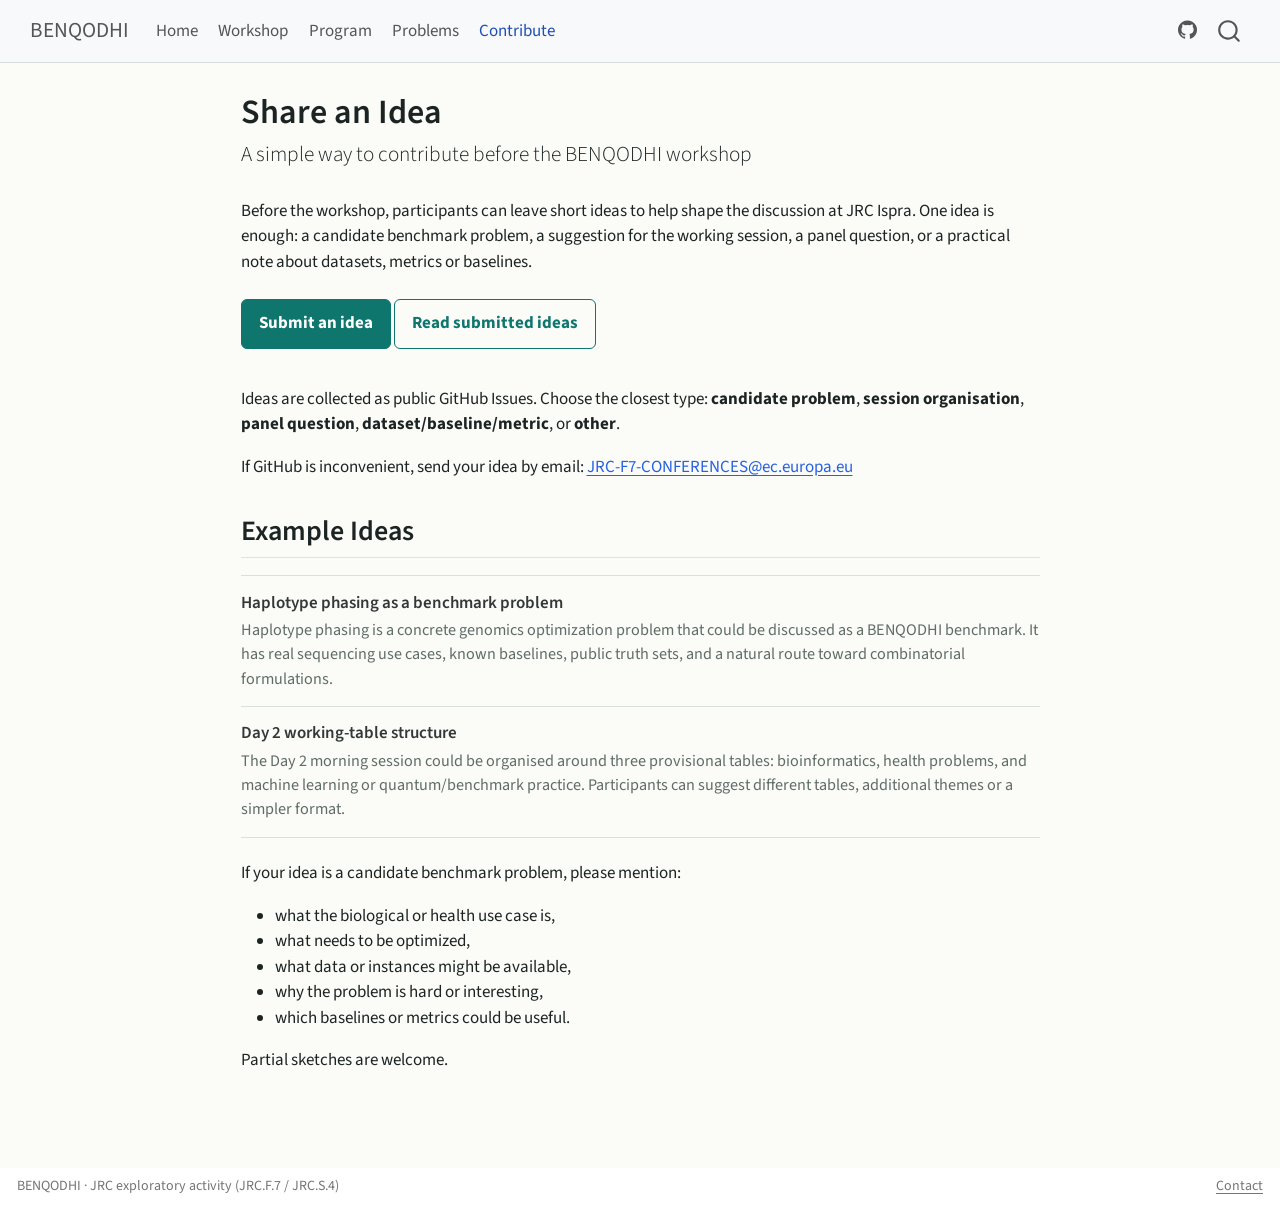
<file: contribute.html>
<!DOCTYPE html>
<html xmlns="http://www.w3.org/1999/xhtml" lang="en" xml:lang="en"><head>

<meta charset="utf-8">
<meta name="generator" content="quarto-1.10.18">

<meta name="viewport" content="width=device-width, initial-scale=1.0, user-scalable=yes">


<title>Share an Idea – BENQODHI</title>
<style>
/* Default styles provided by pandoc.
** See https://pandoc.org/MANUAL.html#variables-for-html for config info.
*/
span.smallcaps{font-variant: small-caps;}
div.columns{display: flex; gap: 1.5em;}
div.column{flex: auto;}
@media screen {
div.columns{gap: min(4vw, 1.5em);}
div.column{overflow-x: auto;}
}
div.hanging-indent{margin-left: 1.5em; text-indent: -1.5em;}
ul.task-list{list-style: none;}
ul.task-list li input[type="checkbox"] {
  width: 0.8em;
  margin: 0 0.8em 0.2em -1em; /* quarto-specific, see https://github.com/quarto-dev/quarto-cli/issues/4556 */ 
  vertical-align: middle;
}
</style>


<script src="site_libs/quarto-nav/quarto-nav.js"></script>
<script src="site_libs/quarto-nav/headroom.min.js"></script>
<script src="site_libs/clipboard/clipboard.min.js"></script>
<script src="site_libs/quarto-search/autocomplete.umd.js"></script>
<script src="site_libs/quarto-search/fuse.min.js"></script>
<script src="site_libs/quarto-search/quarto-search.js"></script>
<meta name="quarto:offset" content="./">
<script src="site_libs/quarto-html/quarto.js" type="module"></script>
<script src="site_libs/quarto-html/tabsets/tabsets.js" type="module"></script>
<script src="site_libs/quarto-html/popper.min.js"></script>
<script src="site_libs/quarto-html/tippy.umd.min.js"></script>
<script src="site_libs/quarto-html/anchor.min.js"></script>
<link href="site_libs/quarto-html/tippy.css" rel="stylesheet">
<link href="site_libs/quarto-html/quarto-syntax-highlighting-64a204ab8560d761af7679ceaba22944.css" rel="stylesheet" id="quarto-text-highlighting-styles">
<script src="site_libs/bootstrap/bootstrap.min.js"></script>
<link href="site_libs/bootstrap/bootstrap-icons.css" rel="stylesheet">
<link href="site_libs/bootstrap/bootstrap-e3adbaa939bcd423dddc8c8a834270b4.min.css" rel="stylesheet" append-hash="true" id="quarto-bootstrap" data-mode="light">
<script id="quarto-search-options" type="application/json">{
  "location": "navbar",
  "copy-button": false,
  "collapse-after": 3,
  "panel-placement": "end",
  "type": "overlay",
  "limit": 50,
  "keyboard-shortcut": [
    "f",
    "/",
    "s"
  ],
  "show-item-context": false,
  "language": {
    "search-no-results-text": "No results",
    "search-matching-documents-text": "matching documents",
    "search-copy-link-title": "Copy link to search",
    "search-hide-matches-text": "Hide additional matches",
    "search-more-match-text": "more match in this document",
    "search-more-matches-text": "more matches in this document",
    "search-clear-button-title": "Clear",
    "search-text-placeholder": "",
    "search-detached-cancel-button-title": "Cancel",
    "search-submit-button-title": "Submit",
    "search-label": "Search"
  }
}</script>


<link rel="stylesheet" href="styles.css">
</head>

<body class="nav-fixed fullcontent quarto-light">

<div id="quarto-search-results"></div>
  <header id="quarto-header" class="headroom fixed-top">
    <nav class="navbar navbar-expand-lg " data-bs-theme="dark">
      <div class="navbar-container container-fluid">
      <div class="navbar-brand-container mx-auto">
    <a class="navbar-brand" href="./index.html">
    <span class="navbar-title">BENQODHI</span>
    </a>
  </div>
            <div id="quarto-search" class="" title="Search"></div>
          <button class="navbar-toggler" type="button" data-bs-toggle="collapse" data-bs-target="#navbarCollapse" aria-controls="navbarCollapse" role="menu" aria-expanded="false" aria-label="Toggle navigation" onclick="if (window.quartoToggleHeadroom) { window.quartoToggleHeadroom(); }">
  <span class="navbar-toggler-icon"></span>
</button>
          <div class="collapse navbar-collapse" id="navbarCollapse">
            <ul class="navbar-nav navbar-nav-scroll me-auto">
  <li class="nav-item">
    <a class="nav-link" href="./index.html"> 
<span class="menu-text">Home</span></a>
  </li>  
  <li class="nav-item">
    <a class="nav-link" href="./workshop.html"> 
<span class="menu-text">Workshop</span></a>
  </li>  
  <li class="nav-item">
    <a class="nav-link" href="./program.html"> 
<span class="menu-text">Program</span></a>
  </li>  
  <li class="nav-item">
    <a class="nav-link" href="./problems/index.html"> 
<span class="menu-text">Problems</span></a>
  </li>  
  <li class="nav-item">
    <a class="nav-link active" href="./contribute.html" aria-current="page"> 
<span class="menu-text">Contribute</span></a>
  </li>  
</ul>
            <ul class="navbar-nav navbar-nav-scroll ms-auto">
  <li class="nav-item compact">
    <a class="nav-link" href="https://github.com/ocadni/benqodhi"> <i class="bi bi-github" role="img">
</i> 
<span class="menu-text"></span></a>
  </li>  
</ul>
          </div> <!-- /navcollapse -->
            <div class="quarto-navbar-tools">
</div>
      </div> <!-- /container-fluid -->
    </nav>
</header>
<!-- content -->
<div id="quarto-content" class="quarto-container page-columns page-rows-contents page-layout-article page-navbar">
<!-- sidebar -->
<!-- margin-sidebar -->
    
<!-- main -->
<main class="content" id="quarto-document-content">

<header id="title-block-header" class="quarto-title-block default">
<div class="quarto-title">
<h1 class="title">Share an Idea</h1>
<p class="subtitle lead">A simple way to contribute before the BENQODHI workshop</p>
</div>



<div class="quarto-title-meta">

    
  
    
  </div>
  


</header>


<p>Before the workshop, participants can leave short ideas to help shape the discussion at JRC Ispra. One idea is enough: a candidate benchmark problem, a suggestion for the working session, a panel question, or a practical note about datasets, metrics or baselines.</p>
<div class="idea-actions">
<p><a href="https://github.com/ocadni/benqodhi/issues/new?template=workshop-contribution.yml" class="primary-action">Submit an idea</a> <a href="https://github.com/ocadni/benqodhi/issues?q=is%3Aissue%20label%3Aworkshop-idea" class="secondary-action">Read submitted ideas</a></p>
</div>
<p>Ideas are collected as public GitHub Issues. Choose the closest type: <strong>candidate problem</strong>, <strong>session organisation</strong>, <strong>panel question</strong>, <strong>dataset/baseline/metric</strong>, or <strong>other</strong>.</p>
<p>If GitHub is inconvenient, send your idea by email: <a href="mailto:JRC-F7-CONFERENCES@ec.europa.eu">JRC-F7-CONFERENCES@ec.europa.eu</a></p>
<section id="example-ideas" class="level2">
<h2 class="anchored" data-anchor-id="example-ideas">Example Ideas</h2>
<div class="example-ideas">
<section id="haplotype-phasing-as-a-benchmark-problem" class="level3 example-idea">
<h3 class="anchored" data-anchor-id="haplotype-phasing-as-a-benchmark-problem">Haplotype phasing as a benchmark problem</h3>
<p>Haplotype phasing is a concrete genomics optimization problem that could be discussed as a BENQODHI benchmark. It has real sequencing use cases, known baselines, public truth sets, and a natural route toward combinatorial formulations.</p>
</section>
<section id="day-2-working-table-structure" class="level3 example-idea">
<h3 class="anchored" data-anchor-id="day-2-working-table-structure">Day 2 working-table structure</h3>
<p>The Day 2 morning session could be organised around three provisional tables: bioinformatics, health problems, and machine learning or quantum/benchmark practice. Participants can suggest different tables, additional themes or a simpler format.</p>
</section>
</div>
<p>If your idea is a candidate benchmark problem, please mention:</p>
<ul>
<li>what the biological or health use case is,</li>
<li>what needs to be optimized,</li>
<li>what data or instances might be available,</li>
<li>why the problem is hard or interesting,</li>
<li>which baselines or metrics could be useful.</li>
</ul>
<p>Partial sketches are welcome.</p>


</section>

</main> <!-- /main -->
<script id="quarto-html-after-body" type="application/javascript">
  window.document.addEventListener("DOMContentLoaded", function (event) {
    const icon = "";
    const anchorJS = new window.AnchorJS();
    anchorJS.options = {
      placement: 'right',
      icon: icon
    };
    anchorJS.add('.anchored');
    const isCodeAnnotation = (el) => {
      for (const clz of el.classList) {
        if (clz.startsWith('code-annotation-')) {                     
          return true;
        }
      }
      return false;
    }
    const onCopySuccess = function(e) {
      // button target
      const button = e.trigger;
      // don't keep focus
      button.blur();
      // flash "checked"
      button.classList.add('code-copy-button-checked');
      var currentTitle = button.getAttribute("title");
      button.setAttribute("title", "Copied!");
      let tooltip;
      if (window.bootstrap) {
        button.setAttribute("data-bs-toggle", "tooltip");
        button.setAttribute("data-bs-placement", "left");
        button.setAttribute("data-bs-title", "Copied!");
        tooltip = new bootstrap.Tooltip(button, 
          { trigger: "manual", 
            customClass: "code-copy-button-tooltip",
            offset: [0, -8]});
        tooltip.show();    
      }
      setTimeout(function() {
        if (tooltip) {
          tooltip.hide();
          button.removeAttribute("data-bs-title");
          button.removeAttribute("data-bs-toggle");
          button.removeAttribute("data-bs-placement");
        }
        button.setAttribute("title", currentTitle);
        button.classList.remove('code-copy-button-checked');
      }, 1000);
      // clear code selection
      e.clearSelection();
    }
    const getTextToCopy = function(trigger) {
      const outerScaffold = trigger.parentElement.cloneNode(true);
      const codeEl = outerScaffold.querySelector('code');
      for (const childEl of codeEl.children) {
        if (isCodeAnnotation(childEl)) {
          childEl.remove();
        }
      }
      return codeEl.innerText;
    }
    const clipboard = new window.ClipboardJS('.code-copy-button:not([data-in-quarto-modal])', {
      text: getTextToCopy
    });
    clipboard.on('success', onCopySuccess);
    if (window.document.getElementById('quarto-embedded-source-code-modal')) {
      const clipboardModal = new window.ClipboardJS('.code-copy-button[data-in-quarto-modal]', {
        text: getTextToCopy,
        container: window.document.getElementById('quarto-embedded-source-code-modal')
      });
      clipboardModal.on('success', onCopySuccess);
    }
      var localhostRegex = new RegExp(/^(?:http|https):\/\/localhost\:?[0-9]*\//);
      var mailtoRegex = new RegExp(/^mailto:/);
        var filterRegex = new RegExp("https:\/\/ocadni\.github\.io\/benqodhi\/");
      var isInternal = (href) => {
          return filterRegex.test(href) || localhostRegex.test(href) || mailtoRegex.test(href);
      }
      // Inspect non-navigation links and adorn them if external
     var links = window.document.querySelectorAll('a[href]:not(.nav-link):not(.navbar-brand):not(.toc-action):not(.sidebar-link):not(.sidebar-item-toggle):not(.pagination-link):not(.no-external):not([aria-hidden]):not(.dropdown-item):not(.quarto-navigation-tool):not(.about-link)');
      for (var i=0; i<links.length; i++) {
        const link = links[i];
        if (!isInternal(link.href)) {
          // undo the damage that might have been done by quarto-nav.js in the case of
          // links that we want to consider external
          if (link.dataset.originalHref !== undefined) {
            link.href = link.dataset.originalHref;
          }
            // target, if specified
            link.setAttribute("target", "_blank");
            if (link.getAttribute("rel") === null) {
              link.setAttribute("rel", "noopener");
            }
        }
      }
    function tippyHover(el, contentFn, onTriggerFn, onUntriggerFn) {
      const config = {
        allowHTML: true,
        maxWidth: 500,
        delay: 100,
        arrow: false,
        appendTo: function(el) {
            return el.parentElement;
        },
        interactive: true,
        interactiveBorder: 10,
        theme: 'quarto',
        placement: 'bottom-start',
      };
      if (contentFn) {
        config.content = contentFn;
      }
      if (onTriggerFn) {
        config.onTrigger = onTriggerFn;
      }
      if (onUntriggerFn) {
        config.onUntrigger = onUntriggerFn;
      }
      window.tippy(el, config); 
    }
    const noterefs = window.document.querySelectorAll('a[role="doc-noteref"]');
    for (var i=0; i<noterefs.length; i++) {
      const ref = noterefs[i];
      tippyHover(ref, function() {
        // use id or data attribute instead here
        let href = ref.getAttribute('data-footnote-href') || ref.getAttribute('href');
        try { href = new URL(href).hash; } catch {}
        const id = href.replace(/^#\/?/, "");
        const note = window.document.getElementById(id);
        if (note) {
          return note.innerHTML;
        } else {
          return "";
        }
      });
    }
    const xrefs = window.document.querySelectorAll('a.quarto-xref');
    const processXRef = (id, note) => {
      // Strip column container classes
      const stripColumnClz = (el) => {
        el.classList.remove("page-full", "page-columns");
        if (el.children) {
          for (const child of el.children) {
            stripColumnClz(child);
          }
        }
      }
      stripColumnClz(note)
      if (id === null || id.startsWith('sec-')) {
        // Special case sections, only their first couple elements
        const container = document.createElement("div");
        if (note.children && note.children.length > 2) {
          container.appendChild(note.children[0].cloneNode(true));
          for (let i = 1; i < note.children.length; i++) {
            const child = note.children[i];
            if (child.tagName === "P" && child.innerText === "") {
              continue;
            } else {
              container.appendChild(child.cloneNode(true));
              break;
            }
          }
          if (window.Quarto?.typesetMath) {
            window.Quarto.typesetMath(container);
          }
          return container.innerHTML
        } else {
          if (window.Quarto?.typesetMath) {
            window.Quarto.typesetMath(note);
          }
          return note.innerHTML;
        }
      } else {
        // Remove any anchor links if they are present
        const anchorLink = note.querySelector('a.anchorjs-link');
        if (anchorLink) {
          anchorLink.remove();
        }
        if (window.Quarto?.typesetMath) {
          window.Quarto.typesetMath(note);
        }
        if (note.classList.contains("callout")) {
          return note.outerHTML;
        } else {
          return note.innerHTML;
        }
      }
    }
    for (var i=0; i<xrefs.length; i++) {
      const xref = xrefs[i];
      tippyHover(xref, undefined, function(instance) {
        instance.disable();
        let url = xref.getAttribute('href');
        let hash = undefined; 
        if (url.startsWith('#')) {
          hash = url;
        } else {
          try { hash = new URL(url).hash; } catch {}
        }
        if (hash) {
          const id = hash.replace(/^#\/?/, "");
          const note = window.document.getElementById(id);
          if (note !== null) {
            try {
              const html = processXRef(id, note.cloneNode(true));
              instance.setContent(html);
            } finally {
              instance.enable();
              instance.show();
            }
          } else {
            // See if we can fetch this
            fetch(url.split('#')[0])
            .then(res => res.text())
            .then(html => {
              const parser = new DOMParser();
              const htmlDoc = parser.parseFromString(html, "text/html");
              const note = htmlDoc.getElementById(id);
              if (note !== null) {
                const html = processXRef(id, note);
                instance.setContent(html);
              } 
            }).finally(() => {
              instance.enable();
              instance.show();
            });
          }
        } else {
          // See if we can fetch a full url (with no hash to target)
          // This is a special case and we should probably do some content thinning / targeting
          fetch(url)
          .then(res => res.text())
          .then(html => {
            const parser = new DOMParser();
            const htmlDoc = parser.parseFromString(html, "text/html");
            const note = htmlDoc.querySelector('main.content');
            if (note !== null) {
              // This should only happen for chapter cross references
              // (since there is no id in the URL)
              // remove the first header
              if (note.children.length > 0 && note.children[0].tagName === "HEADER") {
                note.children[0].remove();
              }
              const html = processXRef(null, note);
              instance.setContent(html);
            } 
          }).finally(() => {
            instance.enable();
            instance.show();
          });
        }
      }, function(instance) {
      });
    }
        let selectedAnnoteEl;
        const selectorForAnnotation = ( cell, annotation) => {
          let cellAttr = 'data-code-cell="' + cell + '"';
          let lineAttr = 'data-code-annotation="' +  annotation + '"';
          const selector = 'span[' + cellAttr + '][' + lineAttr + ']';
          return selector;
        }
        const selectCodeLines = (annoteEl) => {
          const doc = window.document;
          const targetCell = annoteEl.getAttribute("data-target-cell");
          const targetAnnotation = annoteEl.getAttribute("data-target-annotation");
          const annoteSpan = window.document.querySelector(selectorForAnnotation(targetCell, targetAnnotation));
          const lines = annoteSpan.getAttribute("data-code-lines").split(",");
          const lineIds = lines.map((line) => {
            return targetCell + "-" + line;
          })
          let top = null;
          let height = null;
          let parent = null;
          if (lineIds.length > 0) {
              //compute the position of the single el (top and bottom and make a div)
              const el = window.document.getElementById(lineIds[0]);
              top = el.offsetTop;
              height = el.offsetHeight;
              parent = el.parentElement.parentElement;
            if (lineIds.length > 1) {
              const lastEl = window.document.getElementById(lineIds[lineIds.length - 1]);
              const bottom = lastEl.offsetTop + lastEl.offsetHeight;
              height = bottom - top;
            }
            if (top !== null && height !== null && parent !== null) {
              // cook up a div (if necessary) and position it 
              let div = window.document.getElementById("code-annotation-line-highlight");
              if (div === null) {
                div = window.document.createElement("div");
                div.setAttribute("id", "code-annotation-line-highlight");
                div.style.position = 'absolute';
                parent.appendChild(div);
              }
              div.style.top = top - 2 + "px";
              div.style.height = height + 4 + "px";
              div.style.left = 0;
              let gutterDiv = window.document.getElementById("code-annotation-line-highlight-gutter");
              if (gutterDiv === null) {
                gutterDiv = window.document.createElement("div");
                gutterDiv.setAttribute("id", "code-annotation-line-highlight-gutter");
                gutterDiv.style.position = 'absolute';
                const codeCell = window.document.getElementById(targetCell);
                const gutter = codeCell.querySelector('.code-annotation-gutter');
                gutter.appendChild(gutterDiv);
              }
              gutterDiv.style.top = top - 2 + "px";
              gutterDiv.style.height = height + 4 + "px";
            }
            selectedAnnoteEl = annoteEl;
          }
        };
        const unselectCodeLines = () => {
          const elementsIds = ["code-annotation-line-highlight", "code-annotation-line-highlight-gutter"];
          elementsIds.forEach((elId) => {
            const div = window.document.getElementById(elId);
            if (div) {
              div.remove();
            }
          });
          selectedAnnoteEl = undefined;
        };
          // Handle positioning of the toggle
      window.addEventListener(
        "resize",
        throttle(() => {
          elRect = undefined;
          if (selectedAnnoteEl) {
            selectCodeLines(selectedAnnoteEl);
          }
        }, 10)
      );
      function throttle(fn, ms) {
      let throttle = false;
      let timer;
        return (...args) => {
          if(!throttle) { // first call gets through
              fn.apply(this, args);
              throttle = true;
          } else { // all the others get throttled
              if(timer) clearTimeout(timer); // cancel #2
              timer = setTimeout(() => {
                fn.apply(this, args);
                timer = throttle = false;
              }, ms);
          }
        };
      }
        // Attach click handler to the DT
        const annoteDls = window.document.querySelectorAll('dt[data-target-cell]');
        for (const annoteDlNode of annoteDls) {
          annoteDlNode.addEventListener('click', (event) => {
            const clickedEl = event.target;
            if (clickedEl !== selectedAnnoteEl) {
              unselectCodeLines();
              const activeEl = window.document.querySelector('dt[data-target-cell].code-annotation-active');
              if (activeEl) {
                activeEl.classList.remove('code-annotation-active');
              }
              selectCodeLines(clickedEl);
              clickedEl.classList.add('code-annotation-active');
            } else {
              // Unselect the line
              unselectCodeLines();
              clickedEl.classList.remove('code-annotation-active');
            }
          });
        }
    const findCites = (el) => {
      const parentEl = el.parentElement;
      if (parentEl) {
        const cites = parentEl.dataset.cites;
        if (cites) {
          return {
            el,
            cites: cites.split(' ')
          };
        } else {
          return findCites(el.parentElement)
        }
      } else {
        return undefined;
      }
    };
    var bibliorefs = window.document.querySelectorAll('a[role="doc-biblioref"]');
    for (var i=0; i<bibliorefs.length; i++) {
      const ref = bibliorefs[i];
      const citeInfo = findCites(ref);
      if (citeInfo) {
        tippyHover(citeInfo.el, function() {
          var popup = window.document.createElement('div');
          citeInfo.cites.forEach(function(cite) {
            var citeDiv = window.document.createElement('div');
            citeDiv.classList.add('hanging-indent');
            citeDiv.classList.add('csl-entry');
            var biblioDiv = window.document.getElementById('ref-' + cite);
            if (biblioDiv) {
              citeDiv.innerHTML = biblioDiv.innerHTML;
            }
            popup.appendChild(citeDiv);
          });
          return popup.innerHTML;
        });
      }
    }
  });
  </script>
</div> <!-- /content -->
<footer class="footer">
  <div class="nav-footer">
    <div class="nav-footer-left">
<p>BENQODHI · JRC exploratory activity (JRC.F.7 / JRC.S.4)</p>
</div>   
    <div class="nav-footer-center">
      &nbsp;
    </div>
    <div class="nav-footer-right">
<p><a href="mailto:JRC-F7-CONFERENCES@ec.europa.eu">Contact</a></p>
</div>
  </div>
</footer>




</body></html>
</file>
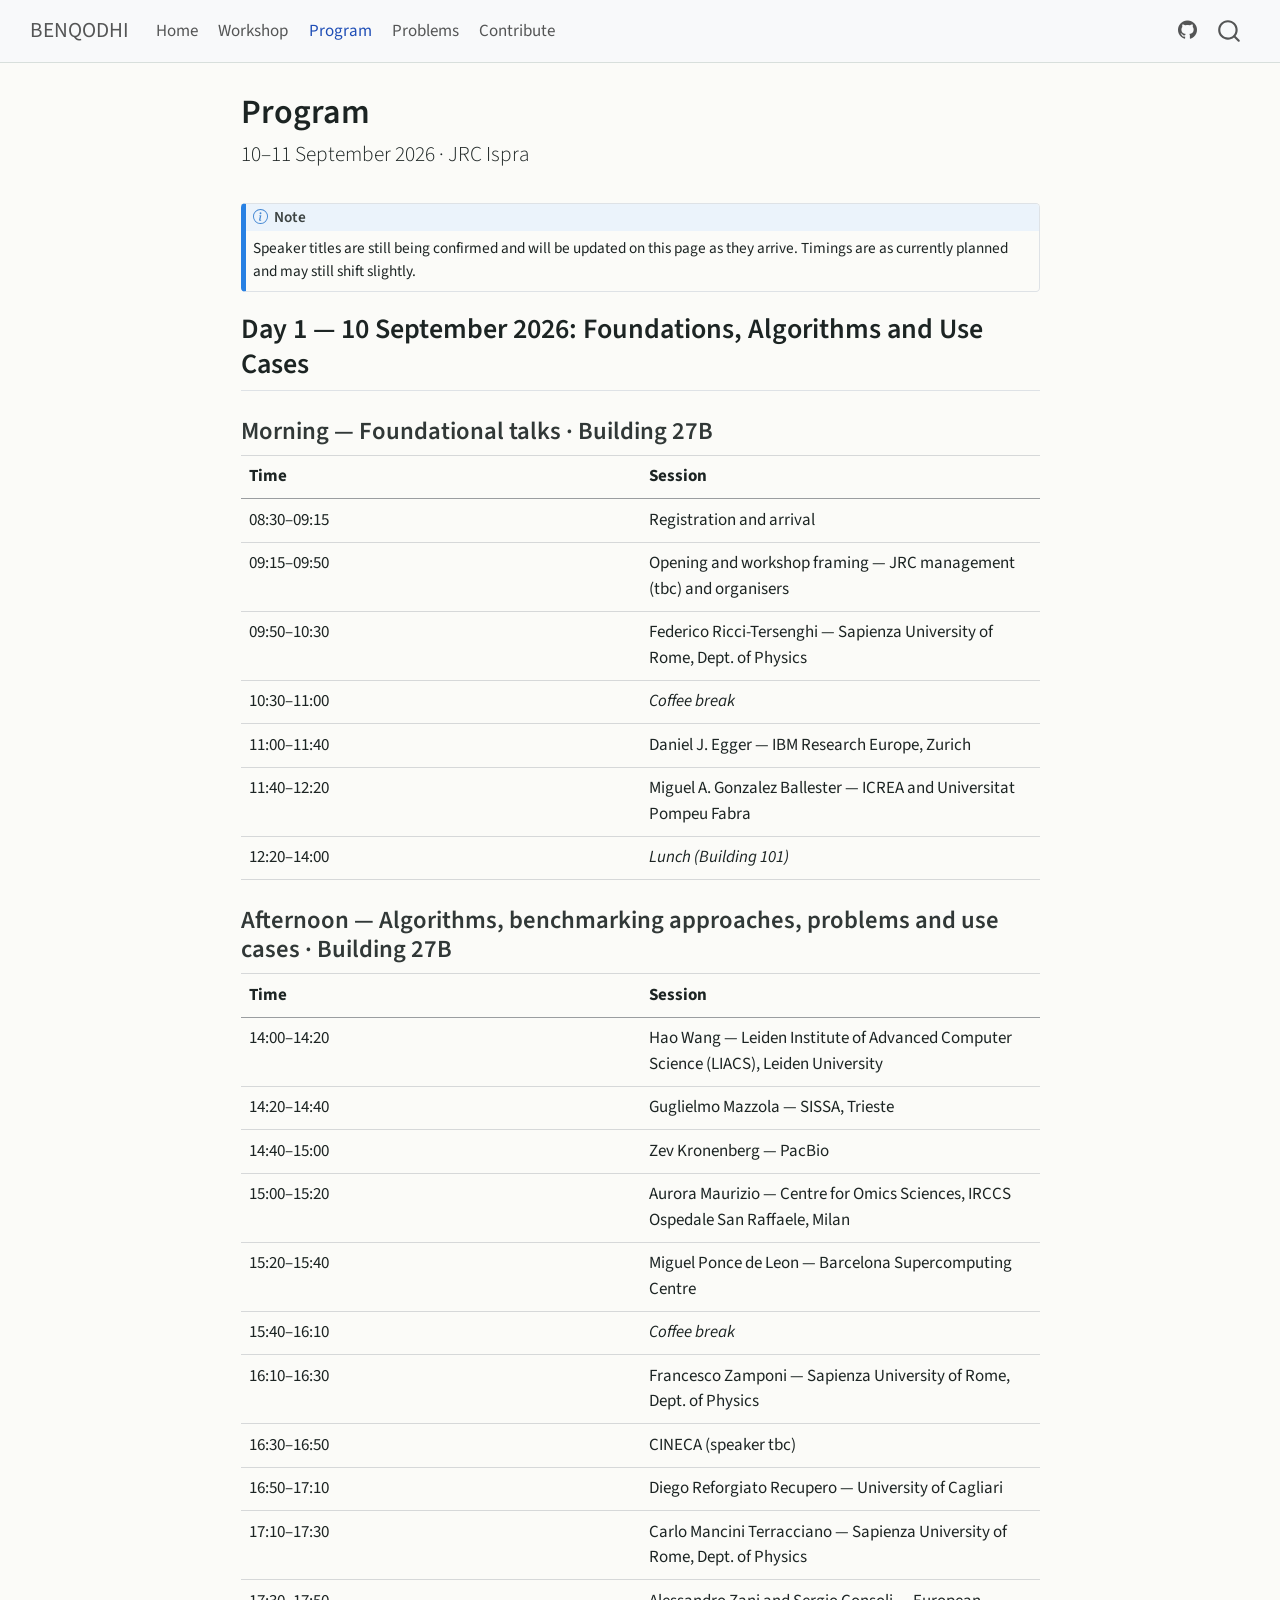
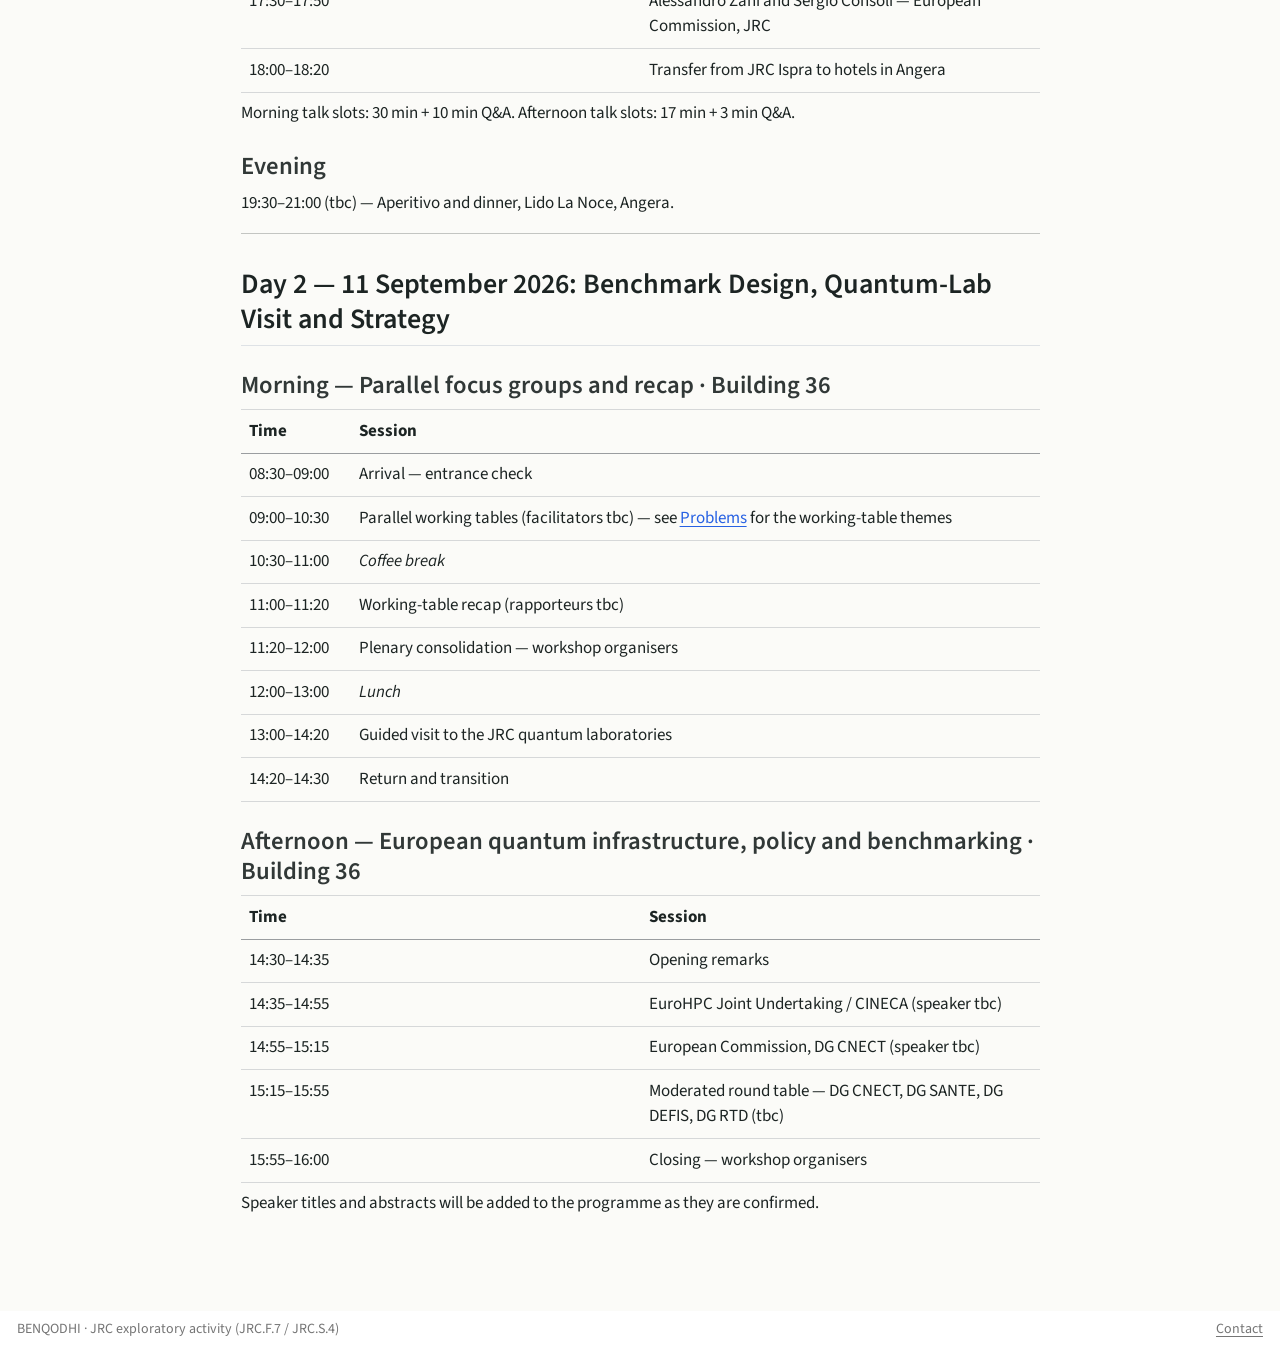
<file: program.html>
<!DOCTYPE html>
<html xmlns="http://www.w3.org/1999/xhtml" lang="en" xml:lang="en"><head>

<meta charset="utf-8">
<meta name="generator" content="quarto-1.10.18">

<meta name="viewport" content="width=device-width, initial-scale=1.0, user-scalable=yes">


<title>Program – BENQODHI</title>
<style>
/* Default styles provided by pandoc.
** See https://pandoc.org/MANUAL.html#variables-for-html for config info.
*/
span.smallcaps{font-variant: small-caps;}
div.columns{display: flex; gap: 1.5em;}
div.column{flex: auto;}
@media screen {
div.columns{gap: min(4vw, 1.5em);}
div.column{overflow-x: auto;}
}
div.hanging-indent{margin-left: 1.5em; text-indent: -1.5em;}
ul.task-list{list-style: none;}
ul.task-list li input[type="checkbox"] {
  width: 0.8em;
  margin: 0 0.8em 0.2em -1em; /* quarto-specific, see https://github.com/quarto-dev/quarto-cli/issues/4556 */ 
  vertical-align: middle;
}
</style>


<script src="site_libs/quarto-nav/quarto-nav.js"></script>
<script src="site_libs/quarto-nav/headroom.min.js"></script>
<script src="site_libs/clipboard/clipboard.min.js"></script>
<script src="site_libs/quarto-search/autocomplete.umd.js"></script>
<script src="site_libs/quarto-search/fuse.min.js"></script>
<script src="site_libs/quarto-search/quarto-search.js"></script>
<meta name="quarto:offset" content="./">
<script src="site_libs/quarto-html/quarto.js" type="module"></script>
<script src="site_libs/quarto-html/tabsets/tabsets.js" type="module"></script>
<script src="site_libs/quarto-html/popper.min.js"></script>
<script src="site_libs/quarto-html/tippy.umd.min.js"></script>
<script src="site_libs/quarto-html/anchor.min.js"></script>
<link href="site_libs/quarto-html/tippy.css" rel="stylesheet">
<link href="site_libs/quarto-html/quarto-syntax-highlighting-64a204ab8560d761af7679ceaba22944.css" rel="stylesheet" id="quarto-text-highlighting-styles">
<script src="site_libs/bootstrap/bootstrap.min.js"></script>
<link href="site_libs/bootstrap/bootstrap-icons.css" rel="stylesheet">
<link href="site_libs/bootstrap/bootstrap-e3adbaa939bcd423dddc8c8a834270b4.min.css" rel="stylesheet" append-hash="true" id="quarto-bootstrap" data-mode="light">
<script id="quarto-search-options" type="application/json">{
  "location": "navbar",
  "copy-button": false,
  "collapse-after": 3,
  "panel-placement": "end",
  "type": "overlay",
  "limit": 50,
  "keyboard-shortcut": [
    "f",
    "/",
    "s"
  ],
  "show-item-context": false,
  "language": {
    "search-no-results-text": "No results",
    "search-matching-documents-text": "matching documents",
    "search-copy-link-title": "Copy link to search",
    "search-hide-matches-text": "Hide additional matches",
    "search-more-match-text": "more match in this document",
    "search-more-matches-text": "more matches in this document",
    "search-clear-button-title": "Clear",
    "search-text-placeholder": "",
    "search-detached-cancel-button-title": "Cancel",
    "search-submit-button-title": "Submit",
    "search-label": "Search"
  }
}</script>


<link rel="stylesheet" href="styles.css">
</head>

<body class="nav-fixed fullcontent quarto-light">

<div id="quarto-search-results"></div>
  <header id="quarto-header" class="headroom fixed-top">
    <nav class="navbar navbar-expand-lg " data-bs-theme="dark">
      <div class="navbar-container container-fluid">
      <div class="navbar-brand-container mx-auto">
    <a class="navbar-brand" href="./index.html">
    <span class="navbar-title">BENQODHI</span>
    </a>
  </div>
            <div id="quarto-search" class="" title="Search"></div>
          <button class="navbar-toggler" type="button" data-bs-toggle="collapse" data-bs-target="#navbarCollapse" aria-controls="navbarCollapse" role="menu" aria-expanded="false" aria-label="Toggle navigation" onclick="if (window.quartoToggleHeadroom) { window.quartoToggleHeadroom(); }">
  <span class="navbar-toggler-icon"></span>
</button>
          <div class="collapse navbar-collapse" id="navbarCollapse">
            <ul class="navbar-nav navbar-nav-scroll me-auto">
  <li class="nav-item">
    <a class="nav-link" href="./index.html"> 
<span class="menu-text">Home</span></a>
  </li>  
  <li class="nav-item">
    <a class="nav-link" href="./workshop.html"> 
<span class="menu-text">Workshop</span></a>
  </li>  
  <li class="nav-item">
    <a class="nav-link active" href="./program.html" aria-current="page"> 
<span class="menu-text">Program</span></a>
  </li>  
  <li class="nav-item">
    <a class="nav-link" href="./problems/index.html"> 
<span class="menu-text">Problems</span></a>
  </li>  
  <li class="nav-item">
    <a class="nav-link" href="./contribute.html"> 
<span class="menu-text">Contribute</span></a>
  </li>  
</ul>
            <ul class="navbar-nav navbar-nav-scroll ms-auto">
  <li class="nav-item compact">
    <a class="nav-link" href="https://github.com/ocadni/benqodhi"> <i class="bi bi-github" role="img">
</i> 
<span class="menu-text"></span></a>
  </li>  
</ul>
          </div> <!-- /navcollapse -->
            <div class="quarto-navbar-tools">
</div>
      </div> <!-- /container-fluid -->
    </nav>
</header>
<!-- content -->
<div id="quarto-content" class="quarto-container page-columns page-rows-contents page-layout-article page-navbar">
<!-- sidebar -->
<!-- margin-sidebar -->
    
<!-- main -->
<main class="content" id="quarto-document-content">

<header id="title-block-header" class="quarto-title-block default">
<div class="quarto-title">
<h1 class="title">Program</h1>
<p class="subtitle lead">10–11 September 2026 · JRC Ispra</p>
</div>



<div class="quarto-title-meta">

    
  
    
  </div>
  


</header>


<div class="callout callout-style-default callout-note callout-titled">
<div class="callout-header d-flex align-content-center">
<div class="callout-icon-container">
<i class="callout-icon"></i>
</div>
<div class="callout-title-container flex-fill">
Note
</div>
</div>
<div class="callout-body-container callout-body">
<p>Speaker titles are still being confirmed and will be updated on this page as they arrive. Timings are as currently planned and may still shift slightly.</p>
</div>
</div>
<section id="day-1-10-september-2026-foundations-algorithms-and-use-cases" class="level2">
<h2 class="anchored" data-anchor-id="day-1-10-september-2026-foundations-algorithms-and-use-cases">Day 1 — 10 September 2026: Foundations, Algorithms and Use Cases</h2>
<section id="morning-foundational-talks-building-27b" class="level3">
<h3 class="anchored" data-anchor-id="morning-foundational-talks-building-27b">Morning — Foundational talks · Building 27B</h3>
<table class="caption-top table">
<colgroup>
<col style="width: 50%">
<col style="width: 50%">
</colgroup>
<thead>
<tr class="header">
<th>Time</th>
<th>Session</th>
</tr>
</thead>
<tbody>
<tr class="odd">
<td>08:30–09:15</td>
<td>Registration and arrival</td>
</tr>
<tr class="even">
<td>09:15–09:50</td>
<td>Opening and workshop framing — JRC management (tbc) and organisers</td>
</tr>
<tr class="odd">
<td>09:50–10:30</td>
<td>Federico Ricci-Tersenghi — Sapienza University of Rome, Dept. of Physics</td>
</tr>
<tr class="even">
<td>10:30–11:00</td>
<td><em>Coffee break</em></td>
</tr>
<tr class="odd">
<td>11:00–11:40</td>
<td>Daniel J. Egger — IBM Research Europe, Zurich</td>
</tr>
<tr class="even">
<td>11:40–12:20</td>
<td>Miguel A. Gonzalez Ballester — ICREA and Universitat Pompeu Fabra</td>
</tr>
<tr class="odd">
<td>12:20–14:00</td>
<td><em>Lunch (Building 101)</em></td>
</tr>
</tbody>
</table>
</section>
<section id="afternoon-algorithms-benchmarking-approaches-problems-and-use-cases-building-27b" class="level3">
<h3 class="anchored" data-anchor-id="afternoon-algorithms-benchmarking-approaches-problems-and-use-cases-building-27b">Afternoon — Algorithms, benchmarking approaches, problems and use cases · Building 27B</h3>
<table class="caption-top table">
<colgroup>
<col style="width: 50%">
<col style="width: 50%">
</colgroup>
<thead>
<tr class="header">
<th>Time</th>
<th>Session</th>
</tr>
</thead>
<tbody>
<tr class="odd">
<td>14:00–14:20</td>
<td>Hao Wang — Leiden Institute of Advanced Computer Science (LIACS), Leiden University</td>
</tr>
<tr class="even">
<td>14:20–14:40</td>
<td>Guglielmo Mazzola — SISSA, Trieste</td>
</tr>
<tr class="odd">
<td>14:40–15:00</td>
<td>Zev Kronenberg — PacBio</td>
</tr>
<tr class="even">
<td>15:00–15:20</td>
<td>Aurora Maurizio — Centre for Omics Sciences, IRCCS Ospedale San Raffaele, Milan</td>
</tr>
<tr class="odd">
<td>15:20–15:40</td>
<td>Miguel Ponce de Leon — Barcelona Supercomputing Centre</td>
</tr>
<tr class="even">
<td>15:40–16:10</td>
<td><em>Coffee break</em></td>
</tr>
<tr class="odd">
<td>16:10–16:30</td>
<td>Francesco Zamponi — Sapienza University of Rome, Dept. of Physics</td>
</tr>
<tr class="even">
<td>16:30–16:50</td>
<td>CINECA (speaker tbc)</td>
</tr>
<tr class="odd">
<td>16:50–17:10</td>
<td>Diego Reforgiato Recupero — University of Cagliari</td>
</tr>
<tr class="even">
<td>17:10–17:30</td>
<td>Carlo Mancini Terracciano — Sapienza University of Rome, Dept. of Physics</td>
</tr>
<tr class="odd">
<td>17:30–17:50</td>
<td>Alessandro Zani and Sergio Consoli — European Commission, JRC</td>
</tr>
<tr class="even">
<td>18:00–18:20</td>
<td>Transfer from JRC Ispra to hotels in Angera</td>
</tr>
</tbody>
</table>
<p>Morning talk slots: 30 min + 10 min Q&amp;A. Afternoon talk slots: 17 min + 3 min Q&amp;A.</p>
</section>
<section id="evening" class="level3">
<h3 class="anchored" data-anchor-id="evening">Evening</h3>
<p>19:30–21:00 (tbc) — Aperitivo and dinner, Lido La Noce, Angera.</p>
<hr>
</section>
</section>
<section id="day-2-11-september-2026-benchmark-design-quantum-lab-visit-and-strategy" class="level2">
<h2 class="anchored" data-anchor-id="day-2-11-september-2026-benchmark-design-quantum-lab-visit-and-strategy">Day 2 — 11 September 2026: Benchmark Design, Quantum-Lab Visit and Strategy</h2>
<section id="morning-parallel-focus-groups-and-recap-building-36" class="level3">
<h3 class="anchored" data-anchor-id="morning-parallel-focus-groups-and-recap-building-36">Morning — Parallel focus groups and recap · Building 36</h3>
<table class="caption-top table">
<thead>
<tr class="header">
<th>Time</th>
<th>Session</th>
</tr>
</thead>
<tbody>
<tr class="odd">
<td>08:30–09:00</td>
<td>Arrival — entrance check</td>
</tr>
<tr class="even">
<td>09:00–10:30</td>
<td>Parallel working tables (facilitators tbc) — see <a href="./problems/index.html">Problems</a> for the working-table themes</td>
</tr>
<tr class="odd">
<td>10:30–11:00</td>
<td><em>Coffee break</em></td>
</tr>
<tr class="even">
<td>11:00–11:20</td>
<td>Working-table recap (rapporteurs tbc)</td>
</tr>
<tr class="odd">
<td>11:20–12:00</td>
<td>Plenary consolidation — workshop organisers</td>
</tr>
<tr class="even">
<td>12:00–13:00</td>
<td><em>Lunch</em></td>
</tr>
<tr class="odd">
<td>13:00–14:20</td>
<td>Guided visit to the JRC quantum laboratories</td>
</tr>
<tr class="even">
<td>14:20–14:30</td>
<td>Return and transition</td>
</tr>
</tbody>
</table>
</section>
<section id="afternoon-european-quantum-infrastructure-policy-and-benchmarking-building-36" class="level3">
<h3 class="anchored" data-anchor-id="afternoon-european-quantum-infrastructure-policy-and-benchmarking-building-36">Afternoon — European quantum infrastructure, policy and benchmarking · Building 36</h3>
<table class="caption-top table">
<colgroup>
<col style="width: 50%">
<col style="width: 50%">
</colgroup>
<thead>
<tr class="header">
<th>Time</th>
<th>Session</th>
</tr>
</thead>
<tbody>
<tr class="odd">
<td>14:30–14:35</td>
<td>Opening remarks</td>
</tr>
<tr class="even">
<td>14:35–14:55</td>
<td>EuroHPC Joint Undertaking / CINECA (speaker tbc)</td>
</tr>
<tr class="odd">
<td>14:55–15:15</td>
<td>European Commission, DG CNECT (speaker tbc)</td>
</tr>
<tr class="even">
<td>15:15–15:55</td>
<td>Moderated round table — DG CNECT, DG SANTE, DG DEFIS, DG RTD (tbc)</td>
</tr>
<tr class="odd">
<td>15:55–16:00</td>
<td>Closing — workshop organisers</td>
</tr>
</tbody>
</table>
<p>Speaker titles and abstracts will be added to the programme as they are confirmed.</p>


</section>
</section>

</main> <!-- /main -->
<script id="quarto-html-after-body" type="application/javascript">
  window.document.addEventListener("DOMContentLoaded", function (event) {
    const icon = "";
    const anchorJS = new window.AnchorJS();
    anchorJS.options = {
      placement: 'right',
      icon: icon
    };
    anchorJS.add('.anchored');
    const isCodeAnnotation = (el) => {
      for (const clz of el.classList) {
        if (clz.startsWith('code-annotation-')) {                     
          return true;
        }
      }
      return false;
    }
    const onCopySuccess = function(e) {
      // button target
      const button = e.trigger;
      // don't keep focus
      button.blur();
      // flash "checked"
      button.classList.add('code-copy-button-checked');
      var currentTitle = button.getAttribute("title");
      button.setAttribute("title", "Copied!");
      let tooltip;
      if (window.bootstrap) {
        button.setAttribute("data-bs-toggle", "tooltip");
        button.setAttribute("data-bs-placement", "left");
        button.setAttribute("data-bs-title", "Copied!");
        tooltip = new bootstrap.Tooltip(button, 
          { trigger: "manual", 
            customClass: "code-copy-button-tooltip",
            offset: [0, -8]});
        tooltip.show();    
      }
      setTimeout(function() {
        if (tooltip) {
          tooltip.hide();
          button.removeAttribute("data-bs-title");
          button.removeAttribute("data-bs-toggle");
          button.removeAttribute("data-bs-placement");
        }
        button.setAttribute("title", currentTitle);
        button.classList.remove('code-copy-button-checked');
      }, 1000);
      // clear code selection
      e.clearSelection();
    }
    const getTextToCopy = function(trigger) {
      const outerScaffold = trigger.parentElement.cloneNode(true);
      const codeEl = outerScaffold.querySelector('code');
      for (const childEl of codeEl.children) {
        if (isCodeAnnotation(childEl)) {
          childEl.remove();
        }
      }
      return codeEl.innerText;
    }
    const clipboard = new window.ClipboardJS('.code-copy-button:not([data-in-quarto-modal])', {
      text: getTextToCopy
    });
    clipboard.on('success', onCopySuccess);
    if (window.document.getElementById('quarto-embedded-source-code-modal')) {
      const clipboardModal = new window.ClipboardJS('.code-copy-button[data-in-quarto-modal]', {
        text: getTextToCopy,
        container: window.document.getElementById('quarto-embedded-source-code-modal')
      });
      clipboardModal.on('success', onCopySuccess);
    }
      var localhostRegex = new RegExp(/^(?:http|https):\/\/localhost\:?[0-9]*\//);
      var mailtoRegex = new RegExp(/^mailto:/);
        var filterRegex = new RegExp("https:\/\/ocadni\.github\.io\/benqodhi\/");
      var isInternal = (href) => {
          return filterRegex.test(href) || localhostRegex.test(href) || mailtoRegex.test(href);
      }
      // Inspect non-navigation links and adorn them if external
     var links = window.document.querySelectorAll('a[href]:not(.nav-link):not(.navbar-brand):not(.toc-action):not(.sidebar-link):not(.sidebar-item-toggle):not(.pagination-link):not(.no-external):not([aria-hidden]):not(.dropdown-item):not(.quarto-navigation-tool):not(.about-link)');
      for (var i=0; i<links.length; i++) {
        const link = links[i];
        if (!isInternal(link.href)) {
          // undo the damage that might have been done by quarto-nav.js in the case of
          // links that we want to consider external
          if (link.dataset.originalHref !== undefined) {
            link.href = link.dataset.originalHref;
          }
            // target, if specified
            link.setAttribute("target", "_blank");
            if (link.getAttribute("rel") === null) {
              link.setAttribute("rel", "noopener");
            }
        }
      }
    function tippyHover(el, contentFn, onTriggerFn, onUntriggerFn) {
      const config = {
        allowHTML: true,
        maxWidth: 500,
        delay: 100,
        arrow: false,
        appendTo: function(el) {
            return el.parentElement;
        },
        interactive: true,
        interactiveBorder: 10,
        theme: 'quarto',
        placement: 'bottom-start',
      };
      if (contentFn) {
        config.content = contentFn;
      }
      if (onTriggerFn) {
        config.onTrigger = onTriggerFn;
      }
      if (onUntriggerFn) {
        config.onUntrigger = onUntriggerFn;
      }
      window.tippy(el, config); 
    }
    const noterefs = window.document.querySelectorAll('a[role="doc-noteref"]');
    for (var i=0; i<noterefs.length; i++) {
      const ref = noterefs[i];
      tippyHover(ref, function() {
        // use id or data attribute instead here
        let href = ref.getAttribute('data-footnote-href') || ref.getAttribute('href');
        try { href = new URL(href).hash; } catch {}
        const id = href.replace(/^#\/?/, "");
        const note = window.document.getElementById(id);
        if (note) {
          return note.innerHTML;
        } else {
          return "";
        }
      });
    }
    const xrefs = window.document.querySelectorAll('a.quarto-xref');
    const processXRef = (id, note) => {
      // Strip column container classes
      const stripColumnClz = (el) => {
        el.classList.remove("page-full", "page-columns");
        if (el.children) {
          for (const child of el.children) {
            stripColumnClz(child);
          }
        }
      }
      stripColumnClz(note)
      if (id === null || id.startsWith('sec-')) {
        // Special case sections, only their first couple elements
        const container = document.createElement("div");
        if (note.children && note.children.length > 2) {
          container.appendChild(note.children[0].cloneNode(true));
          for (let i = 1; i < note.children.length; i++) {
            const child = note.children[i];
            if (child.tagName === "P" && child.innerText === "") {
              continue;
            } else {
              container.appendChild(child.cloneNode(true));
              break;
            }
          }
          if (window.Quarto?.typesetMath) {
            window.Quarto.typesetMath(container);
          }
          return container.innerHTML
        } else {
          if (window.Quarto?.typesetMath) {
            window.Quarto.typesetMath(note);
          }
          return note.innerHTML;
        }
      } else {
        // Remove any anchor links if they are present
        const anchorLink = note.querySelector('a.anchorjs-link');
        if (anchorLink) {
          anchorLink.remove();
        }
        if (window.Quarto?.typesetMath) {
          window.Quarto.typesetMath(note);
        }
        if (note.classList.contains("callout")) {
          return note.outerHTML;
        } else {
          return note.innerHTML;
        }
      }
    }
    for (var i=0; i<xrefs.length; i++) {
      const xref = xrefs[i];
      tippyHover(xref, undefined, function(instance) {
        instance.disable();
        let url = xref.getAttribute('href');
        let hash = undefined; 
        if (url.startsWith('#')) {
          hash = url;
        } else {
          try { hash = new URL(url).hash; } catch {}
        }
        if (hash) {
          const id = hash.replace(/^#\/?/, "");
          const note = window.document.getElementById(id);
          if (note !== null) {
            try {
              const html = processXRef(id, note.cloneNode(true));
              instance.setContent(html);
            } finally {
              instance.enable();
              instance.show();
            }
          } else {
            // See if we can fetch this
            fetch(url.split('#')[0])
            .then(res => res.text())
            .then(html => {
              const parser = new DOMParser();
              const htmlDoc = parser.parseFromString(html, "text/html");
              const note = htmlDoc.getElementById(id);
              if (note !== null) {
                const html = processXRef(id, note);
                instance.setContent(html);
              } 
            }).finally(() => {
              instance.enable();
              instance.show();
            });
          }
        } else {
          // See if we can fetch a full url (with no hash to target)
          // This is a special case and we should probably do some content thinning / targeting
          fetch(url)
          .then(res => res.text())
          .then(html => {
            const parser = new DOMParser();
            const htmlDoc = parser.parseFromString(html, "text/html");
            const note = htmlDoc.querySelector('main.content');
            if (note !== null) {
              // This should only happen for chapter cross references
              // (since there is no id in the URL)
              // remove the first header
              if (note.children.length > 0 && note.children[0].tagName === "HEADER") {
                note.children[0].remove();
              }
              const html = processXRef(null, note);
              instance.setContent(html);
            } 
          }).finally(() => {
            instance.enable();
            instance.show();
          });
        }
      }, function(instance) {
      });
    }
        let selectedAnnoteEl;
        const selectorForAnnotation = ( cell, annotation) => {
          let cellAttr = 'data-code-cell="' + cell + '"';
          let lineAttr = 'data-code-annotation="' +  annotation + '"';
          const selector = 'span[' + cellAttr + '][' + lineAttr + ']';
          return selector;
        }
        const selectCodeLines = (annoteEl) => {
          const doc = window.document;
          const targetCell = annoteEl.getAttribute("data-target-cell");
          const targetAnnotation = annoteEl.getAttribute("data-target-annotation");
          const annoteSpan = window.document.querySelector(selectorForAnnotation(targetCell, targetAnnotation));
          const lines = annoteSpan.getAttribute("data-code-lines").split(",");
          const lineIds = lines.map((line) => {
            return targetCell + "-" + line;
          })
          let top = null;
          let height = null;
          let parent = null;
          if (lineIds.length > 0) {
              //compute the position of the single el (top and bottom and make a div)
              const el = window.document.getElementById(lineIds[0]);
              top = el.offsetTop;
              height = el.offsetHeight;
              parent = el.parentElement.parentElement;
            if (lineIds.length > 1) {
              const lastEl = window.document.getElementById(lineIds[lineIds.length - 1]);
              const bottom = lastEl.offsetTop + lastEl.offsetHeight;
              height = bottom - top;
            }
            if (top !== null && height !== null && parent !== null) {
              // cook up a div (if necessary) and position it 
              let div = window.document.getElementById("code-annotation-line-highlight");
              if (div === null) {
                div = window.document.createElement("div");
                div.setAttribute("id", "code-annotation-line-highlight");
                div.style.position = 'absolute';
                parent.appendChild(div);
              }
              div.style.top = top - 2 + "px";
              div.style.height = height + 4 + "px";
              div.style.left = 0;
              let gutterDiv = window.document.getElementById("code-annotation-line-highlight-gutter");
              if (gutterDiv === null) {
                gutterDiv = window.document.createElement("div");
                gutterDiv.setAttribute("id", "code-annotation-line-highlight-gutter");
                gutterDiv.style.position = 'absolute';
                const codeCell = window.document.getElementById(targetCell);
                const gutter = codeCell.querySelector('.code-annotation-gutter');
                gutter.appendChild(gutterDiv);
              }
              gutterDiv.style.top = top - 2 + "px";
              gutterDiv.style.height = height + 4 + "px";
            }
            selectedAnnoteEl = annoteEl;
          }
        };
        const unselectCodeLines = () => {
          const elementsIds = ["code-annotation-line-highlight", "code-annotation-line-highlight-gutter"];
          elementsIds.forEach((elId) => {
            const div = window.document.getElementById(elId);
            if (div) {
              div.remove();
            }
          });
          selectedAnnoteEl = undefined;
        };
          // Handle positioning of the toggle
      window.addEventListener(
        "resize",
        throttle(() => {
          elRect = undefined;
          if (selectedAnnoteEl) {
            selectCodeLines(selectedAnnoteEl);
          }
        }, 10)
      );
      function throttle(fn, ms) {
      let throttle = false;
      let timer;
        return (...args) => {
          if(!throttle) { // first call gets through
              fn.apply(this, args);
              throttle = true;
          } else { // all the others get throttled
              if(timer) clearTimeout(timer); // cancel #2
              timer = setTimeout(() => {
                fn.apply(this, args);
                timer = throttle = false;
              }, ms);
          }
        };
      }
        // Attach click handler to the DT
        const annoteDls = window.document.querySelectorAll('dt[data-target-cell]');
        for (const annoteDlNode of annoteDls) {
          annoteDlNode.addEventListener('click', (event) => {
            const clickedEl = event.target;
            if (clickedEl !== selectedAnnoteEl) {
              unselectCodeLines();
              const activeEl = window.document.querySelector('dt[data-target-cell].code-annotation-active');
              if (activeEl) {
                activeEl.classList.remove('code-annotation-active');
              }
              selectCodeLines(clickedEl);
              clickedEl.classList.add('code-annotation-active');
            } else {
              // Unselect the line
              unselectCodeLines();
              clickedEl.classList.remove('code-annotation-active');
            }
          });
        }
    const findCites = (el) => {
      const parentEl = el.parentElement;
      if (parentEl) {
        const cites = parentEl.dataset.cites;
        if (cites) {
          return {
            el,
            cites: cites.split(' ')
          };
        } else {
          return findCites(el.parentElement)
        }
      } else {
        return undefined;
      }
    };
    var bibliorefs = window.document.querySelectorAll('a[role="doc-biblioref"]');
    for (var i=0; i<bibliorefs.length; i++) {
      const ref = bibliorefs[i];
      const citeInfo = findCites(ref);
      if (citeInfo) {
        tippyHover(citeInfo.el, function() {
          var popup = window.document.createElement('div');
          citeInfo.cites.forEach(function(cite) {
            var citeDiv = window.document.createElement('div');
            citeDiv.classList.add('hanging-indent');
            citeDiv.classList.add('csl-entry');
            var biblioDiv = window.document.getElementById('ref-' + cite);
            if (biblioDiv) {
              citeDiv.innerHTML = biblioDiv.innerHTML;
            }
            popup.appendChild(citeDiv);
          });
          return popup.innerHTML;
        });
      }
    }
  });
  </script>
</div> <!-- /content -->
<footer class="footer">
  <div class="nav-footer">
    <div class="nav-footer-left">
<p>BENQODHI · JRC exploratory activity (JRC.F.7 / JRC.S.4)</p>
</div>   
    <div class="nav-footer-center">
      &nbsp;
    </div>
    <div class="nav-footer-right">
<p><a href="mailto:JRC-F7-CONFERENCES@ec.europa.eu">Contact</a></p>
</div>
  </div>
</footer>




</body></html>
</file>
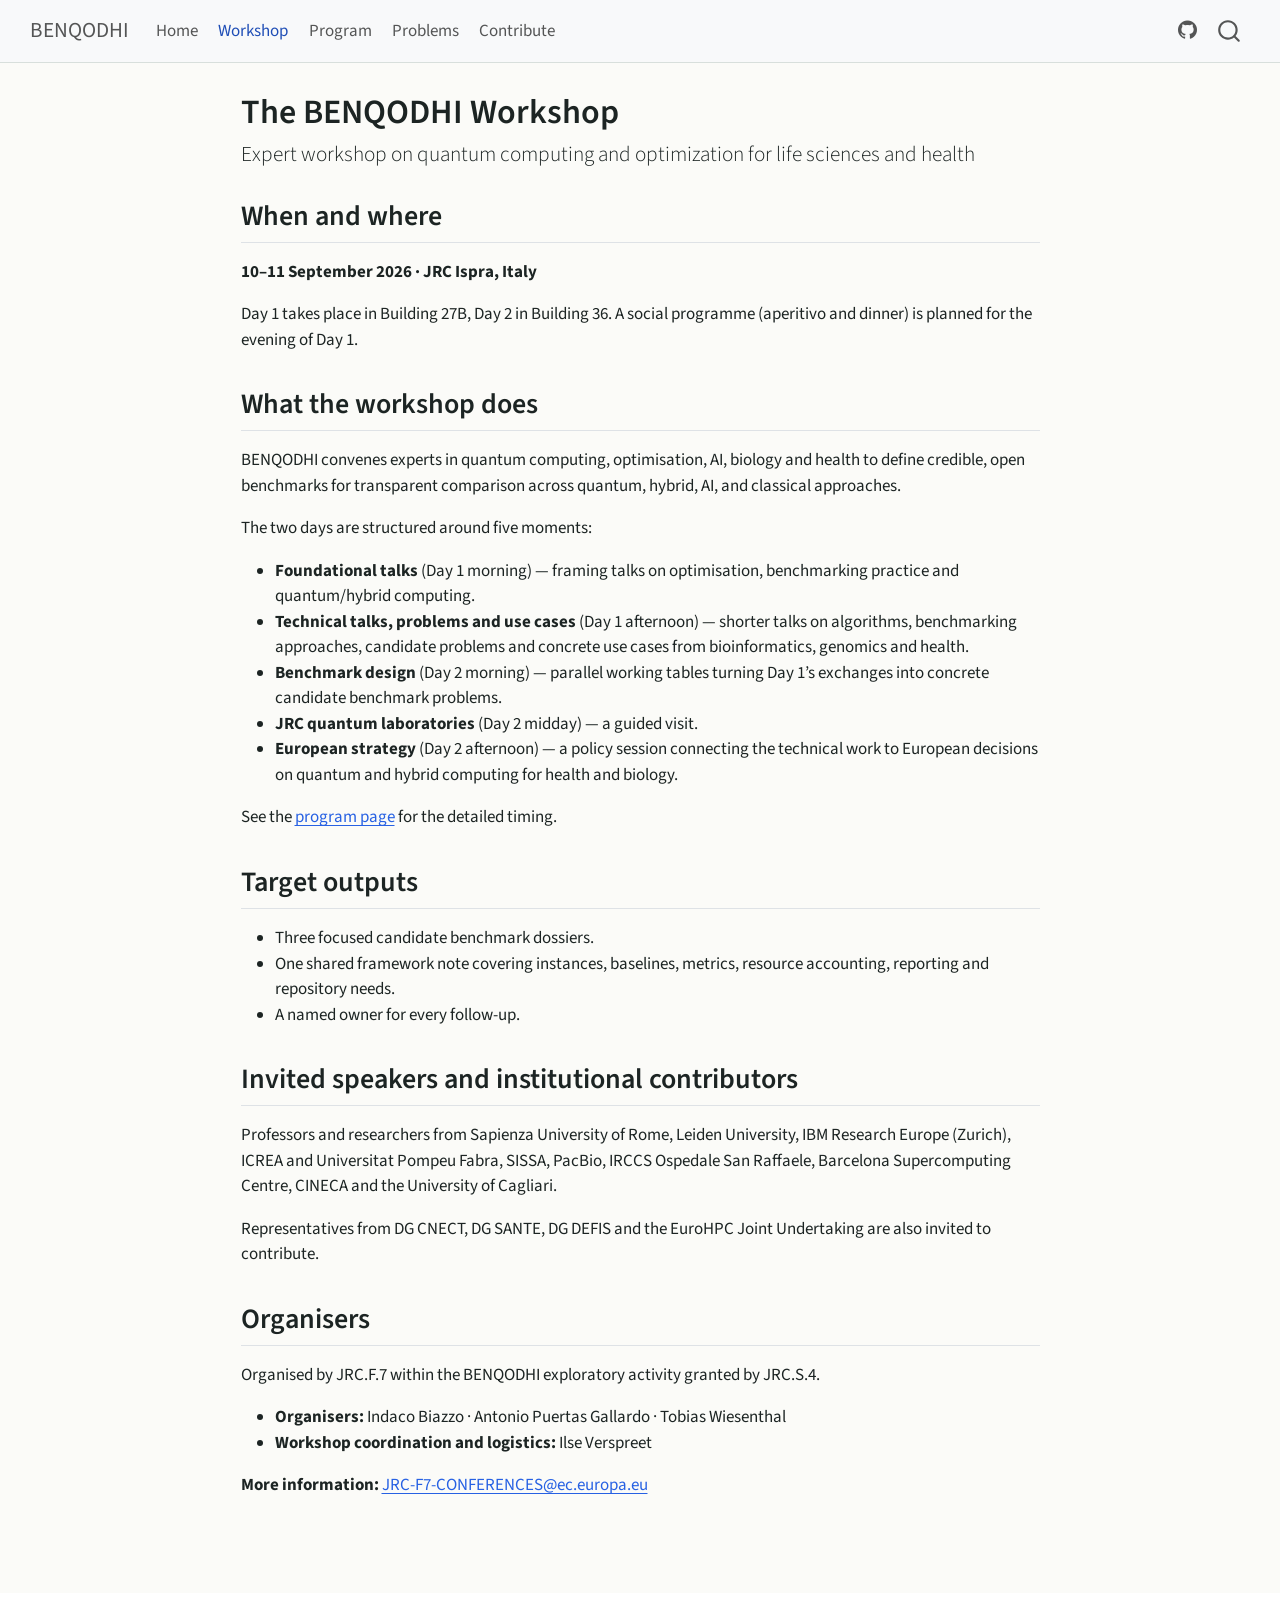
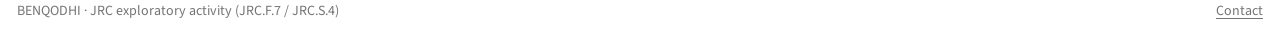
<file: workshop.html>
<!DOCTYPE html>
<html xmlns="http://www.w3.org/1999/xhtml" lang="en" xml:lang="en"><head>

<meta charset="utf-8">
<meta name="generator" content="quarto-1.10.18">

<meta name="viewport" content="width=device-width, initial-scale=1.0, user-scalable=yes">


<title>The BENQODHI Workshop – BENQODHI</title>
<style>
/* Default styles provided by pandoc.
** See https://pandoc.org/MANUAL.html#variables-for-html for config info.
*/
span.smallcaps{font-variant: small-caps;}
div.columns{display: flex; gap: 1.5em;}
div.column{flex: auto;}
@media screen {
div.columns{gap: min(4vw, 1.5em);}
div.column{overflow-x: auto;}
}
div.hanging-indent{margin-left: 1.5em; text-indent: -1.5em;}
ul.task-list{list-style: none;}
ul.task-list li input[type="checkbox"] {
  width: 0.8em;
  margin: 0 0.8em 0.2em -1em; /* quarto-specific, see https://github.com/quarto-dev/quarto-cli/issues/4556 */ 
  vertical-align: middle;
}
</style>


<script src="site_libs/quarto-nav/quarto-nav.js"></script>
<script src="site_libs/quarto-nav/headroom.min.js"></script>
<script src="site_libs/clipboard/clipboard.min.js"></script>
<script src="site_libs/quarto-search/autocomplete.umd.js"></script>
<script src="site_libs/quarto-search/fuse.min.js"></script>
<script src="site_libs/quarto-search/quarto-search.js"></script>
<meta name="quarto:offset" content="./">
<script src="site_libs/quarto-html/quarto.js" type="module"></script>
<script src="site_libs/quarto-html/tabsets/tabsets.js" type="module"></script>
<script src="site_libs/quarto-html/popper.min.js"></script>
<script src="site_libs/quarto-html/tippy.umd.min.js"></script>
<script src="site_libs/quarto-html/anchor.min.js"></script>
<link href="site_libs/quarto-html/tippy.css" rel="stylesheet">
<link href="site_libs/quarto-html/quarto-syntax-highlighting-64a204ab8560d761af7679ceaba22944.css" rel="stylesheet" id="quarto-text-highlighting-styles">
<script src="site_libs/bootstrap/bootstrap.min.js"></script>
<link href="site_libs/bootstrap/bootstrap-icons.css" rel="stylesheet">
<link href="site_libs/bootstrap/bootstrap-e3adbaa939bcd423dddc8c8a834270b4.min.css" rel="stylesheet" append-hash="true" id="quarto-bootstrap" data-mode="light">
<script id="quarto-search-options" type="application/json">{
  "location": "navbar",
  "copy-button": false,
  "collapse-after": 3,
  "panel-placement": "end",
  "type": "overlay",
  "limit": 50,
  "keyboard-shortcut": [
    "f",
    "/",
    "s"
  ],
  "show-item-context": false,
  "language": {
    "search-no-results-text": "No results",
    "search-matching-documents-text": "matching documents",
    "search-copy-link-title": "Copy link to search",
    "search-hide-matches-text": "Hide additional matches",
    "search-more-match-text": "more match in this document",
    "search-more-matches-text": "more matches in this document",
    "search-clear-button-title": "Clear",
    "search-text-placeholder": "",
    "search-detached-cancel-button-title": "Cancel",
    "search-submit-button-title": "Submit",
    "search-label": "Search"
  }
}</script>


<link rel="stylesheet" href="styles.css">
</head>

<body class="nav-fixed fullcontent quarto-light">

<div id="quarto-search-results"></div>
  <header id="quarto-header" class="headroom fixed-top">
    <nav class="navbar navbar-expand-lg " data-bs-theme="dark">
      <div class="navbar-container container-fluid">
      <div class="navbar-brand-container mx-auto">
    <a class="navbar-brand" href="./index.html">
    <span class="navbar-title">BENQODHI</span>
    </a>
  </div>
            <div id="quarto-search" class="" title="Search"></div>
          <button class="navbar-toggler" type="button" data-bs-toggle="collapse" data-bs-target="#navbarCollapse" aria-controls="navbarCollapse" role="menu" aria-expanded="false" aria-label="Toggle navigation" onclick="if (window.quartoToggleHeadroom) { window.quartoToggleHeadroom(); }">
  <span class="navbar-toggler-icon"></span>
</button>
          <div class="collapse navbar-collapse" id="navbarCollapse">
            <ul class="navbar-nav navbar-nav-scroll me-auto">
  <li class="nav-item">
    <a class="nav-link" href="./index.html"> 
<span class="menu-text">Home</span></a>
  </li>  
  <li class="nav-item">
    <a class="nav-link active" href="./workshop.html" aria-current="page"> 
<span class="menu-text">Workshop</span></a>
  </li>  
  <li class="nav-item">
    <a class="nav-link" href="./program.html"> 
<span class="menu-text">Program</span></a>
  </li>  
  <li class="nav-item">
    <a class="nav-link" href="./problems/index.html"> 
<span class="menu-text">Problems</span></a>
  </li>  
  <li class="nav-item">
    <a class="nav-link" href="./contribute.html"> 
<span class="menu-text">Contribute</span></a>
  </li>  
</ul>
            <ul class="navbar-nav navbar-nav-scroll ms-auto">
  <li class="nav-item compact">
    <a class="nav-link" href="https://github.com/ocadni/benqodhi"> <i class="bi bi-github" role="img">
</i> 
<span class="menu-text"></span></a>
  </li>  
</ul>
          </div> <!-- /navcollapse -->
            <div class="quarto-navbar-tools">
</div>
      </div> <!-- /container-fluid -->
    </nav>
</header>
<!-- content -->
<div id="quarto-content" class="quarto-container page-columns page-rows-contents page-layout-article page-navbar">
<!-- sidebar -->
<!-- margin-sidebar -->
    
<!-- main -->
<main class="content" id="quarto-document-content">

<header id="title-block-header" class="quarto-title-block default">
<div class="quarto-title">
<h1 class="title">The BENQODHI Workshop</h1>
<p class="subtitle lead">Expert workshop on quantum computing and optimization for life sciences and health</p>
</div>



<div class="quarto-title-meta">

    
  
    
  </div>
  


</header>


<section id="when-and-where" class="level2">
<h2 class="anchored" data-anchor-id="when-and-where">When and where</h2>
<p><strong>10–11 September 2026 · JRC Ispra, Italy</strong></p>
<p>Day 1 takes place in Building 27B, Day 2 in Building 36. A social programme (aperitivo and dinner) is planned for the evening of Day 1.</p>
</section>
<section id="what-the-workshop-does" class="level2">
<h2 class="anchored" data-anchor-id="what-the-workshop-does">What the workshop does</h2>
<p>BENQODHI convenes experts in quantum computing, optimisation, AI, biology and health to define credible, open benchmarks for transparent comparison across quantum, hybrid, AI, and classical approaches.</p>
<p>The two days are structured around five moments:</p>
<ul>
<li><strong>Foundational talks</strong> (Day 1 morning) — framing talks on optimisation, benchmarking practice and quantum/hybrid computing.</li>
<li><strong>Technical talks, problems and use cases</strong> (Day 1 afternoon) — shorter talks on algorithms, benchmarking approaches, candidate problems and concrete use cases from bioinformatics, genomics and health.</li>
<li><strong>Benchmark design</strong> (Day 2 morning) — parallel working tables turning Day 1’s exchanges into concrete candidate benchmark problems.</li>
<li><strong>JRC quantum laboratories</strong> (Day 2 midday) — a guided visit.</li>
<li><strong>European strategy</strong> (Day 2 afternoon) — a policy session connecting the technical work to European decisions on quantum and hybrid computing for health and biology.</li>
</ul>
<p>See the <a href="./program.html">program page</a> for the detailed timing.</p>
</section>
<section id="target-outputs" class="level2">
<h2 class="anchored" data-anchor-id="target-outputs">Target outputs</h2>
<ul>
<li>Three focused candidate benchmark dossiers.</li>
<li>One shared framework note covering instances, baselines, metrics, resource accounting, reporting and repository needs.</li>
<li>A named owner for every follow-up.</li>
</ul>
</section>
<section id="invited-speakers-and-institutional-contributors" class="level2">
<h2 class="anchored" data-anchor-id="invited-speakers-and-institutional-contributors">Invited speakers and institutional contributors</h2>
<p>Professors and researchers from Sapienza University of Rome, Leiden University, IBM Research Europe (Zurich), ICREA and Universitat Pompeu Fabra, SISSA, PacBio, IRCCS Ospedale San Raffaele, Barcelona Supercomputing Centre, CINECA and the University of Cagliari.</p>
<p>Representatives from DG CNECT, DG SANTE, DG DEFIS and the EuroHPC Joint Undertaking are also invited to contribute.</p>
</section>
<section id="organisers" class="level2">
<h2 class="anchored" data-anchor-id="organisers">Organisers</h2>
<p>Organised by JRC.F.7 within the BENQODHI exploratory activity granted by JRC.S.4.</p>
<ul>
<li><strong>Organisers:</strong> Indaco Biazzo · Antonio Puertas Gallardo · Tobias Wiesenthal</li>
<li><strong>Workshop coordination and logistics:</strong> Ilse Verspreet</li>
</ul>
<p><strong>More information:</strong> <a href="mailto:JRC-F7-CONFERENCES@ec.europa.eu">JRC-F7-CONFERENCES@ec.europa.eu</a></p>


</section>

</main> <!-- /main -->
<script id="quarto-html-after-body" type="application/javascript">
  window.document.addEventListener("DOMContentLoaded", function (event) {
    const icon = "";
    const anchorJS = new window.AnchorJS();
    anchorJS.options = {
      placement: 'right',
      icon: icon
    };
    anchorJS.add('.anchored');
    const isCodeAnnotation = (el) => {
      for (const clz of el.classList) {
        if (clz.startsWith('code-annotation-')) {                     
          return true;
        }
      }
      return false;
    }
    const onCopySuccess = function(e) {
      // button target
      const button = e.trigger;
      // don't keep focus
      button.blur();
      // flash "checked"
      button.classList.add('code-copy-button-checked');
      var currentTitle = button.getAttribute("title");
      button.setAttribute("title", "Copied!");
      let tooltip;
      if (window.bootstrap) {
        button.setAttribute("data-bs-toggle", "tooltip");
        button.setAttribute("data-bs-placement", "left");
        button.setAttribute("data-bs-title", "Copied!");
        tooltip = new bootstrap.Tooltip(button, 
          { trigger: "manual", 
            customClass: "code-copy-button-tooltip",
            offset: [0, -8]});
        tooltip.show();    
      }
      setTimeout(function() {
        if (tooltip) {
          tooltip.hide();
          button.removeAttribute("data-bs-title");
          button.removeAttribute("data-bs-toggle");
          button.removeAttribute("data-bs-placement");
        }
        button.setAttribute("title", currentTitle);
        button.classList.remove('code-copy-button-checked');
      }, 1000);
      // clear code selection
      e.clearSelection();
    }
    const getTextToCopy = function(trigger) {
      const outerScaffold = trigger.parentElement.cloneNode(true);
      const codeEl = outerScaffold.querySelector('code');
      for (const childEl of codeEl.children) {
        if (isCodeAnnotation(childEl)) {
          childEl.remove();
        }
      }
      return codeEl.innerText;
    }
    const clipboard = new window.ClipboardJS('.code-copy-button:not([data-in-quarto-modal])', {
      text: getTextToCopy
    });
    clipboard.on('success', onCopySuccess);
    if (window.document.getElementById('quarto-embedded-source-code-modal')) {
      const clipboardModal = new window.ClipboardJS('.code-copy-button[data-in-quarto-modal]', {
        text: getTextToCopy,
        container: window.document.getElementById('quarto-embedded-source-code-modal')
      });
      clipboardModal.on('success', onCopySuccess);
    }
      var localhostRegex = new RegExp(/^(?:http|https):\/\/localhost\:?[0-9]*\//);
      var mailtoRegex = new RegExp(/^mailto:/);
        var filterRegex = new RegExp("https:\/\/ocadni\.github\.io\/benqodhi\/");
      var isInternal = (href) => {
          return filterRegex.test(href) || localhostRegex.test(href) || mailtoRegex.test(href);
      }
      // Inspect non-navigation links and adorn them if external
     var links = window.document.querySelectorAll('a[href]:not(.nav-link):not(.navbar-brand):not(.toc-action):not(.sidebar-link):not(.sidebar-item-toggle):not(.pagination-link):not(.no-external):not([aria-hidden]):not(.dropdown-item):not(.quarto-navigation-tool):not(.about-link)');
      for (var i=0; i<links.length; i++) {
        const link = links[i];
        if (!isInternal(link.href)) {
          // undo the damage that might have been done by quarto-nav.js in the case of
          // links that we want to consider external
          if (link.dataset.originalHref !== undefined) {
            link.href = link.dataset.originalHref;
          }
            // target, if specified
            link.setAttribute("target", "_blank");
            if (link.getAttribute("rel") === null) {
              link.setAttribute("rel", "noopener");
            }
        }
      }
    function tippyHover(el, contentFn, onTriggerFn, onUntriggerFn) {
      const config = {
        allowHTML: true,
        maxWidth: 500,
        delay: 100,
        arrow: false,
        appendTo: function(el) {
            return el.parentElement;
        },
        interactive: true,
        interactiveBorder: 10,
        theme: 'quarto',
        placement: 'bottom-start',
      };
      if (contentFn) {
        config.content = contentFn;
      }
      if (onTriggerFn) {
        config.onTrigger = onTriggerFn;
      }
      if (onUntriggerFn) {
        config.onUntrigger = onUntriggerFn;
      }
      window.tippy(el, config); 
    }
    const noterefs = window.document.querySelectorAll('a[role="doc-noteref"]');
    for (var i=0; i<noterefs.length; i++) {
      const ref = noterefs[i];
      tippyHover(ref, function() {
        // use id or data attribute instead here
        let href = ref.getAttribute('data-footnote-href') || ref.getAttribute('href');
        try { href = new URL(href).hash; } catch {}
        const id = href.replace(/^#\/?/, "");
        const note = window.document.getElementById(id);
        if (note) {
          return note.innerHTML;
        } else {
          return "";
        }
      });
    }
    const xrefs = window.document.querySelectorAll('a.quarto-xref');
    const processXRef = (id, note) => {
      // Strip column container classes
      const stripColumnClz = (el) => {
        el.classList.remove("page-full", "page-columns");
        if (el.children) {
          for (const child of el.children) {
            stripColumnClz(child);
          }
        }
      }
      stripColumnClz(note)
      if (id === null || id.startsWith('sec-')) {
        // Special case sections, only their first couple elements
        const container = document.createElement("div");
        if (note.children && note.children.length > 2) {
          container.appendChild(note.children[0].cloneNode(true));
          for (let i = 1; i < note.children.length; i++) {
            const child = note.children[i];
            if (child.tagName === "P" && child.innerText === "") {
              continue;
            } else {
              container.appendChild(child.cloneNode(true));
              break;
            }
          }
          if (window.Quarto?.typesetMath) {
            window.Quarto.typesetMath(container);
          }
          return container.innerHTML
        } else {
          if (window.Quarto?.typesetMath) {
            window.Quarto.typesetMath(note);
          }
          return note.innerHTML;
        }
      } else {
        // Remove any anchor links if they are present
        const anchorLink = note.querySelector('a.anchorjs-link');
        if (anchorLink) {
          anchorLink.remove();
        }
        if (window.Quarto?.typesetMath) {
          window.Quarto.typesetMath(note);
        }
        if (note.classList.contains("callout")) {
          return note.outerHTML;
        } else {
          return note.innerHTML;
        }
      }
    }
    for (var i=0; i<xrefs.length; i++) {
      const xref = xrefs[i];
      tippyHover(xref, undefined, function(instance) {
        instance.disable();
        let url = xref.getAttribute('href');
        let hash = undefined; 
        if (url.startsWith('#')) {
          hash = url;
        } else {
          try { hash = new URL(url).hash; } catch {}
        }
        if (hash) {
          const id = hash.replace(/^#\/?/, "");
          const note = window.document.getElementById(id);
          if (note !== null) {
            try {
              const html = processXRef(id, note.cloneNode(true));
              instance.setContent(html);
            } finally {
              instance.enable();
              instance.show();
            }
          } else {
            // See if we can fetch this
            fetch(url.split('#')[0])
            .then(res => res.text())
            .then(html => {
              const parser = new DOMParser();
              const htmlDoc = parser.parseFromString(html, "text/html");
              const note = htmlDoc.getElementById(id);
              if (note !== null) {
                const html = processXRef(id, note);
                instance.setContent(html);
              } 
            }).finally(() => {
              instance.enable();
              instance.show();
            });
          }
        } else {
          // See if we can fetch a full url (with no hash to target)
          // This is a special case and we should probably do some content thinning / targeting
          fetch(url)
          .then(res => res.text())
          .then(html => {
            const parser = new DOMParser();
            const htmlDoc = parser.parseFromString(html, "text/html");
            const note = htmlDoc.querySelector('main.content');
            if (note !== null) {
              // This should only happen for chapter cross references
              // (since there is no id in the URL)
              // remove the first header
              if (note.children.length > 0 && note.children[0].tagName === "HEADER") {
                note.children[0].remove();
              }
              const html = processXRef(null, note);
              instance.setContent(html);
            } 
          }).finally(() => {
            instance.enable();
            instance.show();
          });
        }
      }, function(instance) {
      });
    }
        let selectedAnnoteEl;
        const selectorForAnnotation = ( cell, annotation) => {
          let cellAttr = 'data-code-cell="' + cell + '"';
          let lineAttr = 'data-code-annotation="' +  annotation + '"';
          const selector = 'span[' + cellAttr + '][' + lineAttr + ']';
          return selector;
        }
        const selectCodeLines = (annoteEl) => {
          const doc = window.document;
          const targetCell = annoteEl.getAttribute("data-target-cell");
          const targetAnnotation = annoteEl.getAttribute("data-target-annotation");
          const annoteSpan = window.document.querySelector(selectorForAnnotation(targetCell, targetAnnotation));
          const lines = annoteSpan.getAttribute("data-code-lines").split(",");
          const lineIds = lines.map((line) => {
            return targetCell + "-" + line;
          })
          let top = null;
          let height = null;
          let parent = null;
          if (lineIds.length > 0) {
              //compute the position of the single el (top and bottom and make a div)
              const el = window.document.getElementById(lineIds[0]);
              top = el.offsetTop;
              height = el.offsetHeight;
              parent = el.parentElement.parentElement;
            if (lineIds.length > 1) {
              const lastEl = window.document.getElementById(lineIds[lineIds.length - 1]);
              const bottom = lastEl.offsetTop + lastEl.offsetHeight;
              height = bottom - top;
            }
            if (top !== null && height !== null && parent !== null) {
              // cook up a div (if necessary) and position it 
              let div = window.document.getElementById("code-annotation-line-highlight");
              if (div === null) {
                div = window.document.createElement("div");
                div.setAttribute("id", "code-annotation-line-highlight");
                div.style.position = 'absolute';
                parent.appendChild(div);
              }
              div.style.top = top - 2 + "px";
              div.style.height = height + 4 + "px";
              div.style.left = 0;
              let gutterDiv = window.document.getElementById("code-annotation-line-highlight-gutter");
              if (gutterDiv === null) {
                gutterDiv = window.document.createElement("div");
                gutterDiv.setAttribute("id", "code-annotation-line-highlight-gutter");
                gutterDiv.style.position = 'absolute';
                const codeCell = window.document.getElementById(targetCell);
                const gutter = codeCell.querySelector('.code-annotation-gutter');
                gutter.appendChild(gutterDiv);
              }
              gutterDiv.style.top = top - 2 + "px";
              gutterDiv.style.height = height + 4 + "px";
            }
            selectedAnnoteEl = annoteEl;
          }
        };
        const unselectCodeLines = () => {
          const elementsIds = ["code-annotation-line-highlight", "code-annotation-line-highlight-gutter"];
          elementsIds.forEach((elId) => {
            const div = window.document.getElementById(elId);
            if (div) {
              div.remove();
            }
          });
          selectedAnnoteEl = undefined;
        };
          // Handle positioning of the toggle
      window.addEventListener(
        "resize",
        throttle(() => {
          elRect = undefined;
          if (selectedAnnoteEl) {
            selectCodeLines(selectedAnnoteEl);
          }
        }, 10)
      );
      function throttle(fn, ms) {
      let throttle = false;
      let timer;
        return (...args) => {
          if(!throttle) { // first call gets through
              fn.apply(this, args);
              throttle = true;
          } else { // all the others get throttled
              if(timer) clearTimeout(timer); // cancel #2
              timer = setTimeout(() => {
                fn.apply(this, args);
                timer = throttle = false;
              }, ms);
          }
        };
      }
        // Attach click handler to the DT
        const annoteDls = window.document.querySelectorAll('dt[data-target-cell]');
        for (const annoteDlNode of annoteDls) {
          annoteDlNode.addEventListener('click', (event) => {
            const clickedEl = event.target;
            if (clickedEl !== selectedAnnoteEl) {
              unselectCodeLines();
              const activeEl = window.document.querySelector('dt[data-target-cell].code-annotation-active');
              if (activeEl) {
                activeEl.classList.remove('code-annotation-active');
              }
              selectCodeLines(clickedEl);
              clickedEl.classList.add('code-annotation-active');
            } else {
              // Unselect the line
              unselectCodeLines();
              clickedEl.classList.remove('code-annotation-active');
            }
          });
        }
    const findCites = (el) => {
      const parentEl = el.parentElement;
      if (parentEl) {
        const cites = parentEl.dataset.cites;
        if (cites) {
          return {
            el,
            cites: cites.split(' ')
          };
        } else {
          return findCites(el.parentElement)
        }
      } else {
        return undefined;
      }
    };
    var bibliorefs = window.document.querySelectorAll('a[role="doc-biblioref"]');
    for (var i=0; i<bibliorefs.length; i++) {
      const ref = bibliorefs[i];
      const citeInfo = findCites(ref);
      if (citeInfo) {
        tippyHover(citeInfo.el, function() {
          var popup = window.document.createElement('div');
          citeInfo.cites.forEach(function(cite) {
            var citeDiv = window.document.createElement('div');
            citeDiv.classList.add('hanging-indent');
            citeDiv.classList.add('csl-entry');
            var biblioDiv = window.document.getElementById('ref-' + cite);
            if (biblioDiv) {
              citeDiv.innerHTML = biblioDiv.innerHTML;
            }
            popup.appendChild(citeDiv);
          });
          return popup.innerHTML;
        });
      }
    }
  });
  </script>
</div> <!-- /content -->
<footer class="footer">
  <div class="nav-footer">
    <div class="nav-footer-left">
<p>BENQODHI · JRC exploratory activity (JRC.F.7 / JRC.S.4)</p>
</div>   
    <div class="nav-footer-center">
      &nbsp;
    </div>
    <div class="nav-footer-right">
<p><a href="mailto:JRC-F7-CONFERENCES@ec.europa.eu">Contact</a></p>
</div>
  </div>
</footer>




</body></html>
</file>
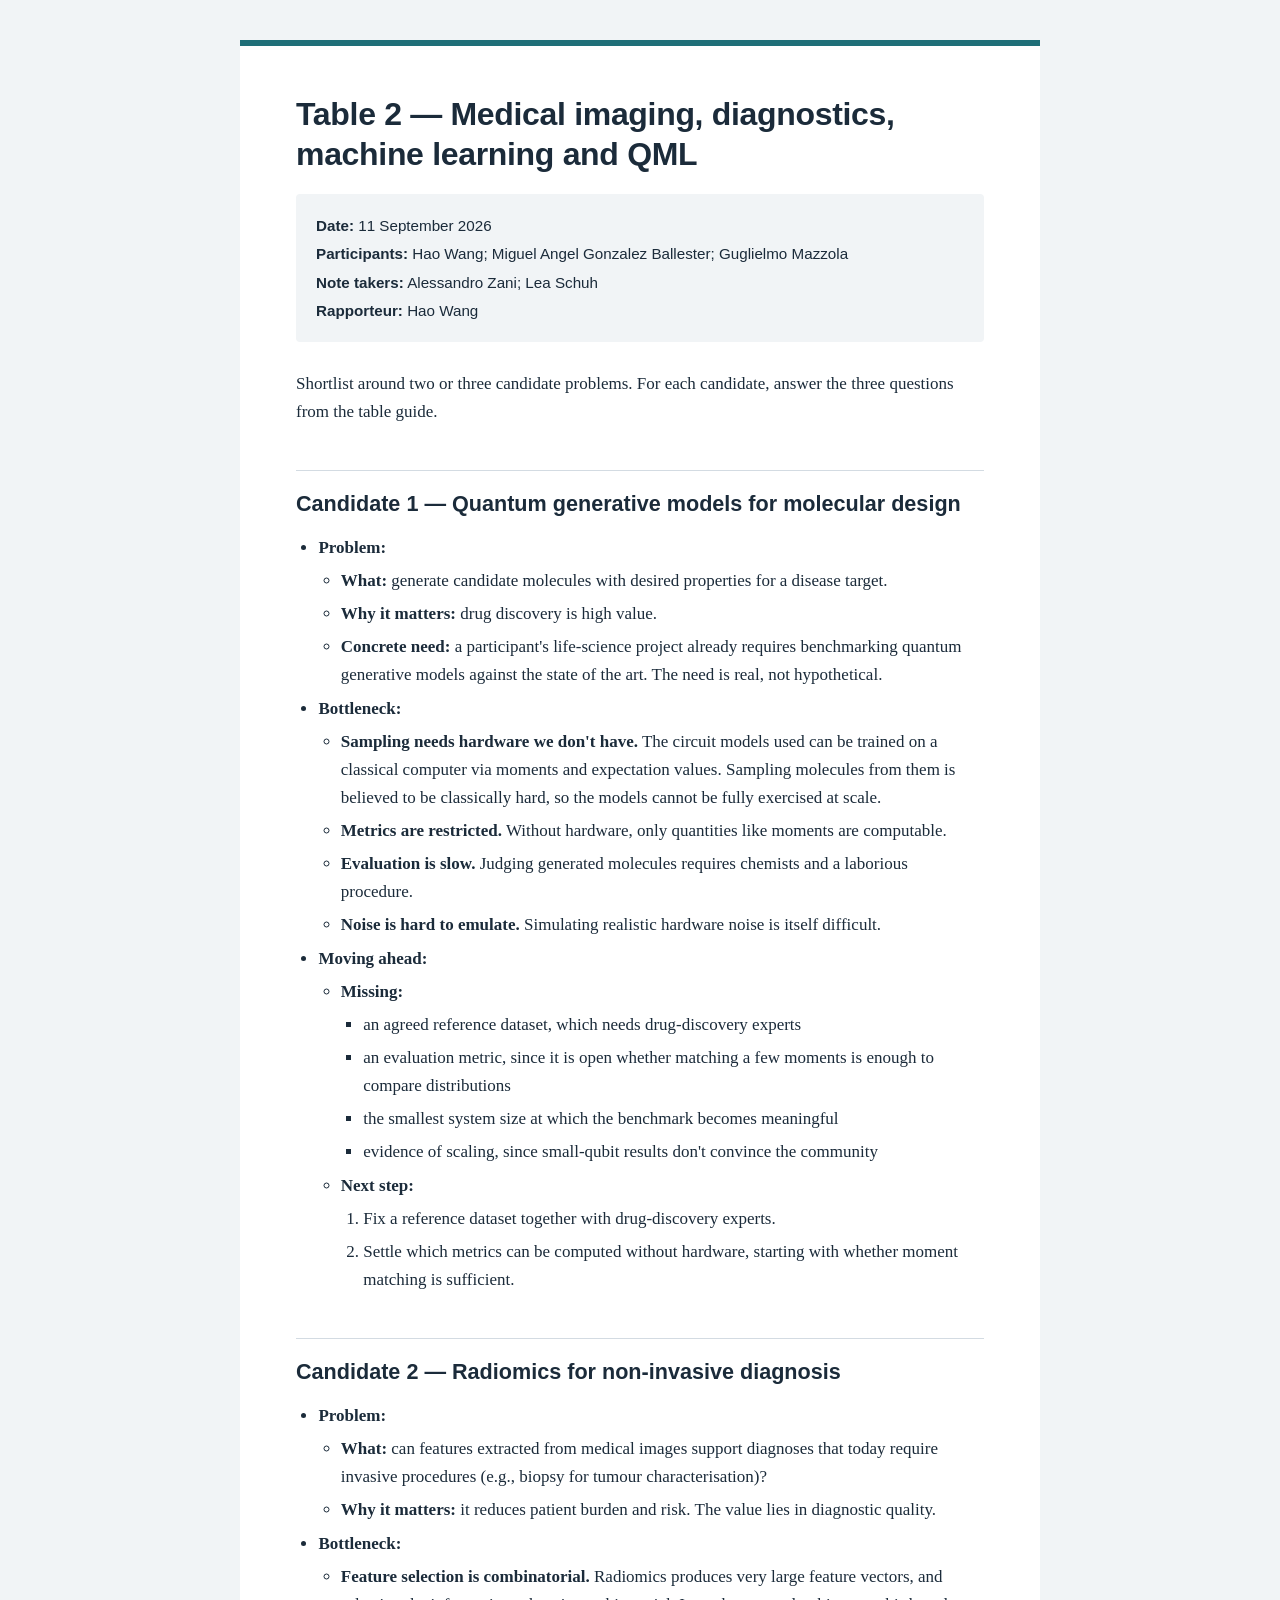
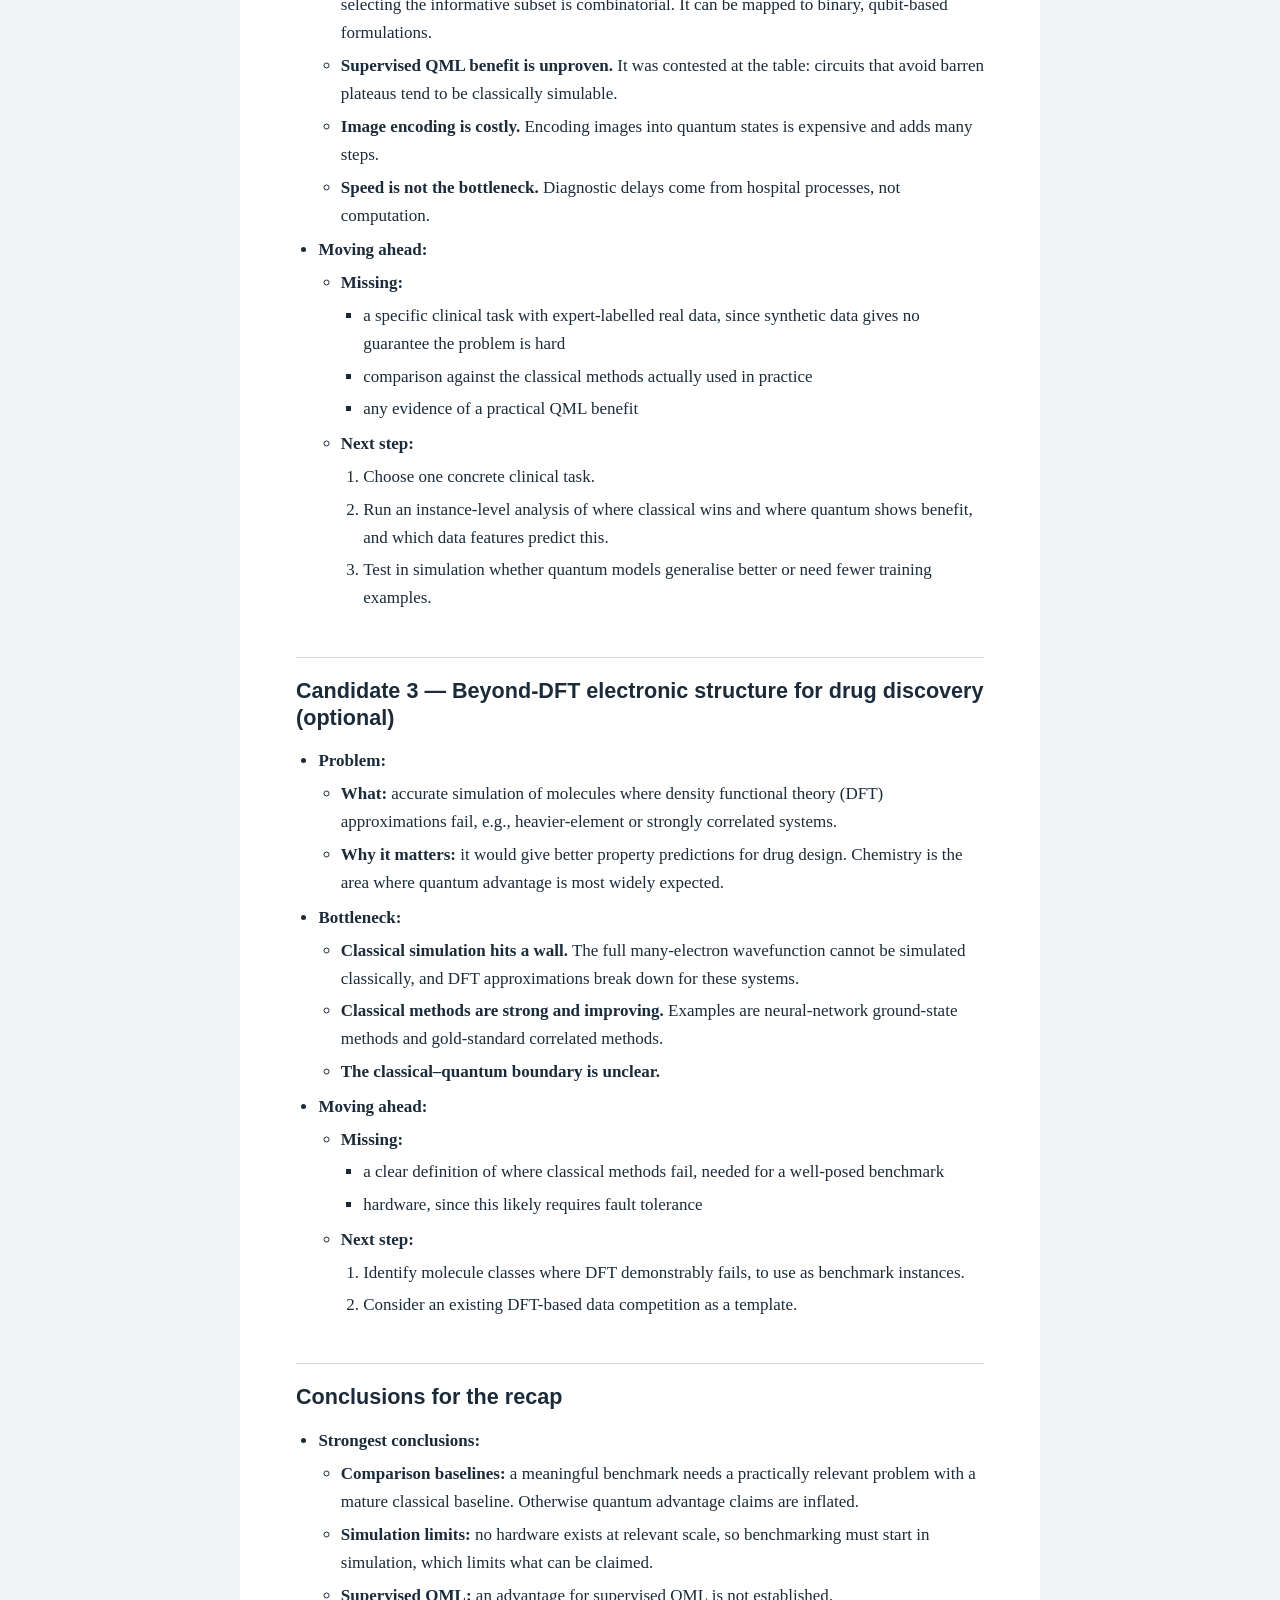
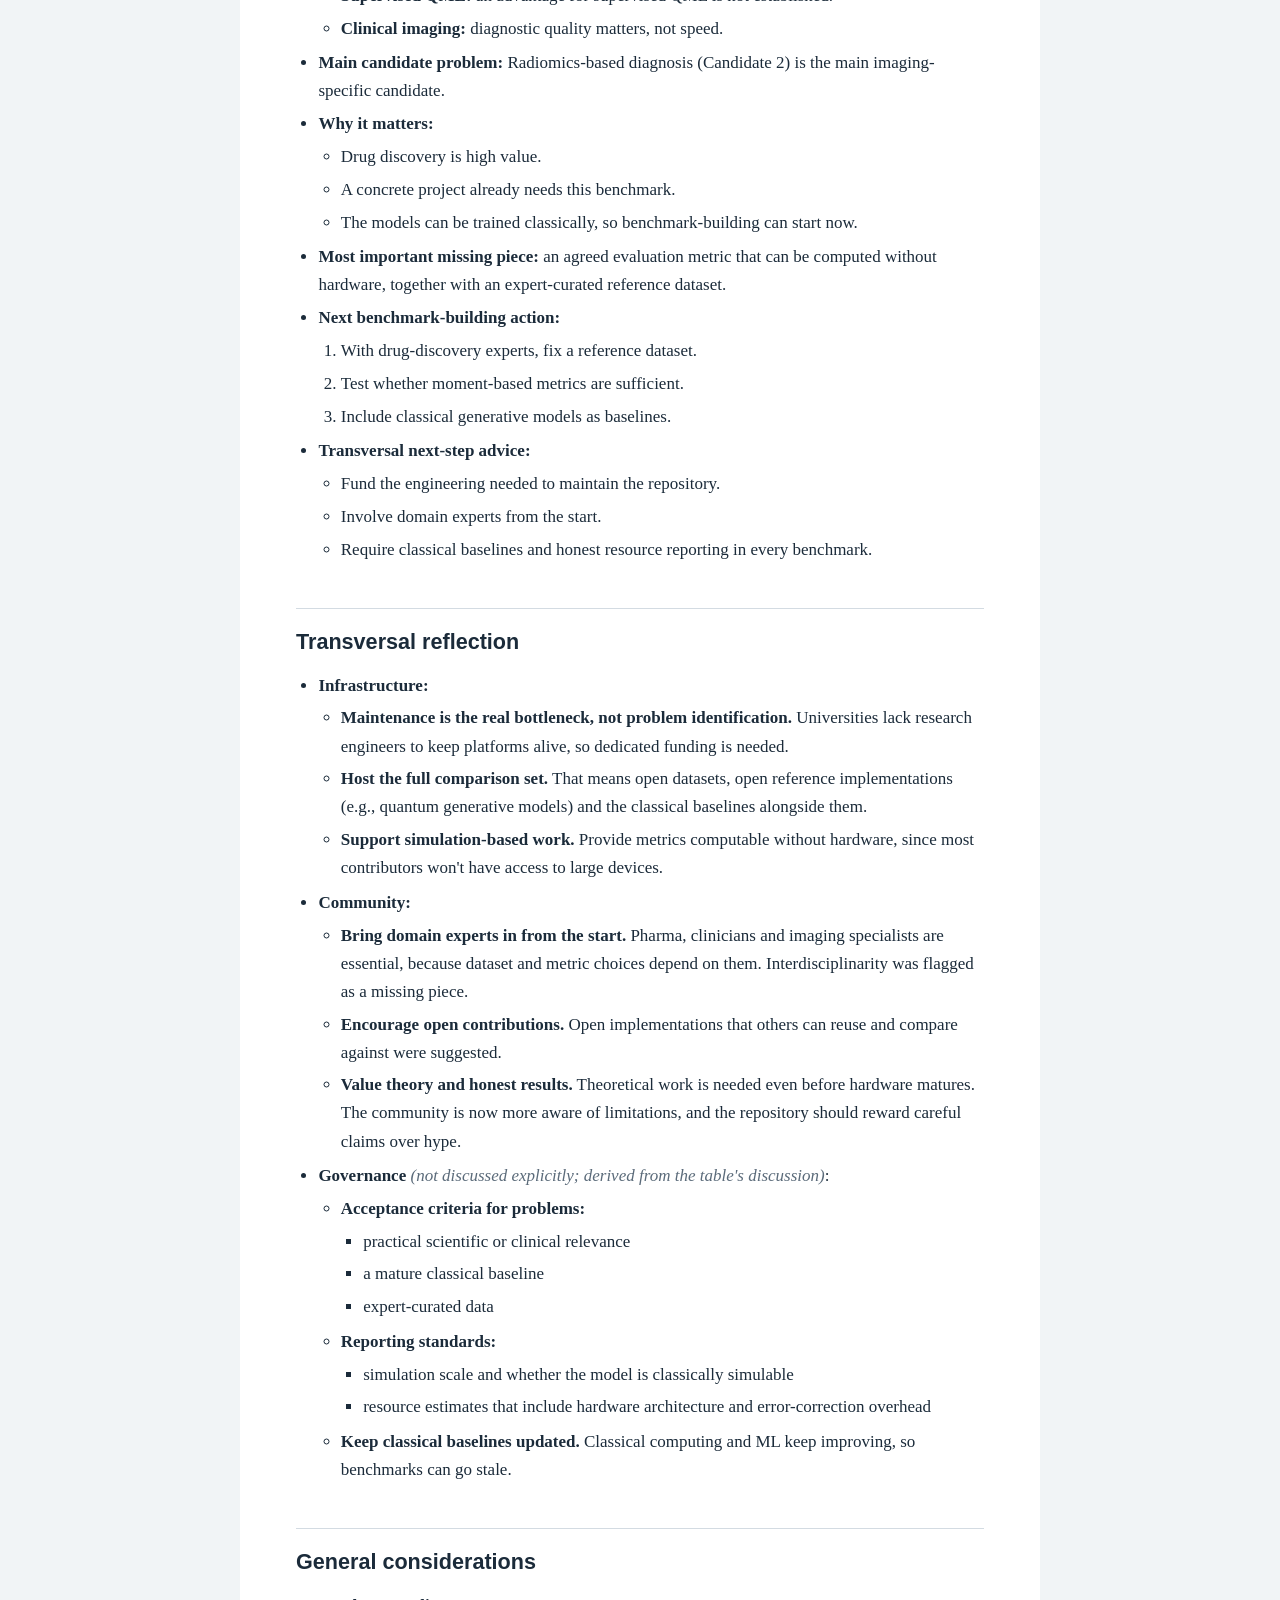
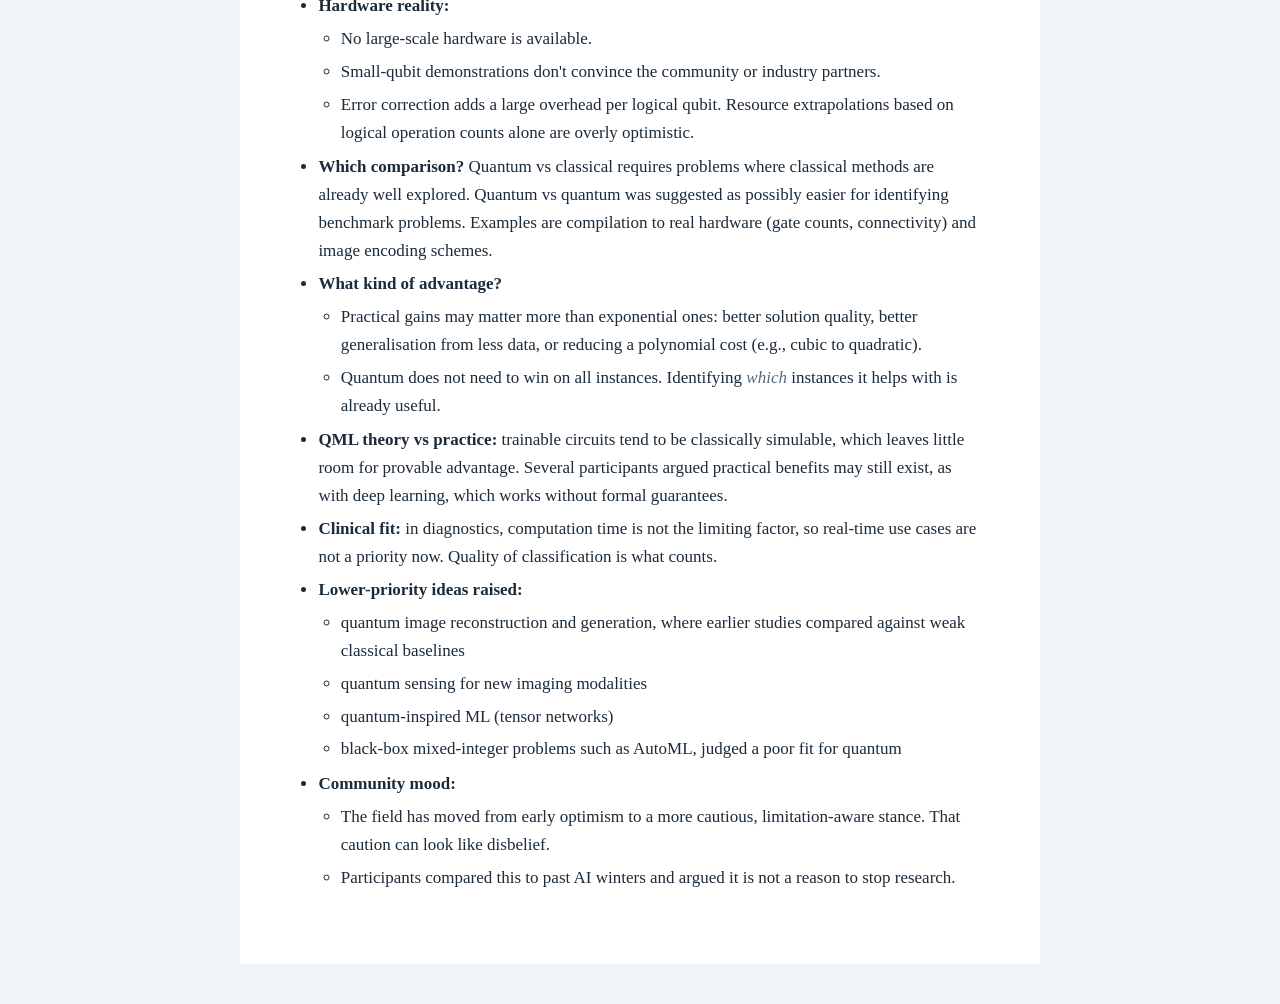
<file: workshop/roundtable/table-2/answers_for presentation_table2.html>
<!DOCTYPE html>
<html lang="en">
<head>
<meta charset="utf-8">
<meta name="viewport" content="width=device-width, initial-scale=1">
<title>Table 2 — Medical imaging, diagnostics, machine learning and QML</title>
<style>
:root {
  --ink: #1B2B3A;
  --muted: #5B6B7A;
  --paper: #FFFFFF;
  --wash: #F1F4F6;
  --rule: #D3DBE2;
  --accent: #1F6F78;
  --serif: Charter, "Bitstream Charter", "Iowan Old Style", "Palatino Linotype", Georgia, serif;
  --sans: "Avenir Next", "Segoe UI", "Helvetica Neue", Arial, sans-serif;
}
* { box-sizing: border-box; }
html { -webkit-text-size-adjust: 100%; }
body {
  margin: 0;
  background: var(--wash);
  color: var(--ink);
  font-family: var(--serif);
  font-size: 1.0625rem;
  line-height: 1.65;
}
main {
  max-width: 50rem;
  margin: 2.5rem auto;
  padding: 3rem 3.5rem 3.5rem;
  background: var(--paper);
  border-top: 6px solid var(--accent);
}
h1, h2, h3 { font-family: var(--sans); line-height: 1.25; color: var(--ink); }
h1 { font-size: 2rem; font-weight: 700; margin: 0 0 1.25rem; letter-spacing: -0.01em; }
h2 {
  font-size: 1.35rem; font-weight: 650;
  margin: 2.75rem 0 1rem; padding-top: 1.25rem;
  border-top: 1px solid var(--rule);
}
h3 {
  font-size: 1.1rem; font-weight: 650;
  margin: 2rem 0 0.75rem; padding-left: 0.75rem;
  border-left: 3px solid var(--accent);
}
p { margin: 0 0 1rem; }
main.wide { max-width: 64rem; }
main.wide > p, main.wide > ul, main.wide > ol, main.wide > h1, main.wide > h2, main.wide > h3 {
  max-width: 48rem; margin-left: auto; margin-right: auto;
}
hr + h2 { border-top: 0; padding-top: 0; margin-top: 0; }
ul, ol { margin: 0 0 1rem; padding-left: 1.4rem; }
li { margin: 0.3rem 0; }
li > ul, li > ol { margin: 0.25rem 0 0.4rem; }
strong { font-weight: 700; }
em { color: var(--muted); }
hr { border: 0; border-top: 1px solid var(--rule); margin: 2.5rem 0; }
code { font-size: 0.9em; }
a { color: var(--accent); }
a:focus-visible { outline: 2px solid var(--accent); outline-offset: 2px; }

/* Document meta block (date, participants, note takers) */
ul.meta {
  list-style: none; padding: 1rem 1.25rem; margin: 0 0 1.75rem;
  background: var(--wash); border-radius: 4px;
  font-family: var(--sans); font-size: 0.95rem;
}
ul.meta li { margin: 0.2rem 0; }

/* Tables */
.table-wrap { overflow-x: auto; margin: 1rem 0 1.5rem; }
table { border-collapse: collapse; width: 100%; font-family: var(--sans); font-size: 0.88rem; line-height: 1.45; }
th, td { text-align: left; vertical-align: top; padding: 0.6rem 0.7rem; border-bottom: 1px solid var(--rule); }
th { background: var(--ink); color: #fff; font-weight: 600; }
tbody tr:nth-child(even) td { background: #F8FAFB; }
td:first-child { font-weight: 600; min-width: 11rem; }

/* Feasibility indicator: coloured dot + text */
.feas { white-space: nowrap; }
.feas::before {
  content: ""; display: inline-block; width: 0.6rem; height: 0.6rem;
  border-radius: 50%; margin-right: 0.35rem; vertical-align: 0.05rem;
}
.feas-low::before { background: #B83B3B; }
.feas-lowmed::before { background: linear-gradient(90deg, #B83B3B 50%, #C99A1E 50%); }
.feas-med::before { background: #C99A1E; }
.feas-medhigh::before { background: linear-gradient(90deg, #C99A1E 50%, #3C8A57 50%); }
.feas-high::before { background: #3C8A57; }
.feas-prio::before { background: #9AA6B1; }

/* Evidence tags */
.tag {
  display: inline-block; font-family: var(--sans); font-size: 0.72rem; font-weight: 600;
  line-height: 1.3; padding: 0.08rem 0.45rem; border-radius: 3px; white-space: nowrap;
  vertical-align: 0.1rem; border: 1px solid transparent;
}
.tag-exp { color: #245A39; background: #E4F1E8; border-color: #C3DFCB; }
.tag-lit { color: #33477F; background: #E7EBF7; border-color: #C8D1EC; }
.tag-spec { color: #7A4A0C; background: #FAEEDB; border-color: #EDD3A8; }
.tag-analyst { color: #5E3470; background: #F0E6F4; border-color: #DCC5E6; }
.tag-note { font-weight: 400; opacity: 0.85; }

@media (max-width: 640px) {
  body { font-size: 1rem; }
  main { margin: 0; padding: 1.5rem 1.15rem 2rem; }
  h1 { font-size: 1.6rem; }
}
@media print {
  body { background: #fff; font-size: 10.5pt; }
  main { margin: 0; padding: 0; max-width: none; border-top: 0; }
  h2, h3 { break-after: avoid; }
  tr, li { break-inside: avoid; }
  th { background: #fff; color: var(--ink); border-bottom: 2px solid var(--ink); }
  tbody tr:nth-child(even) td { background: #fff; }
}
</style>
</head>
<body>
<main>
<h1>Table 2 — Medical imaging, diagnostics, machine learning and QML</h1>
<ul class="meta">
<li><strong>Date:</strong> 11 September 2026</li>
<li><strong>Participants:</strong> Hao Wang; Miguel Angel Gonzalez Ballester; Guglielmo Mazzola</li>
<li><strong>Note takers:</strong> Alessandro Zani; Lea Schuh</li>
<li><strong>Rapporteur:</strong> Hao Wang </li>
</ul>
<p>Shortlist around two or three candidate problems. For each candidate, answer the
three questions from the table guide.</p>
<h2>Candidate 1 — Quantum generative models for molecular design</h2>
<ul>
<li><strong>Problem:</strong>
<ul>
<li><strong>What:</strong> generate candidate molecules with desired properties for a disease target.</li>
<li><strong>Why it matters:</strong> drug discovery is high value.</li>
<li><strong>Concrete need:</strong> a participant's life-science project already requires benchmarking quantum generative models against the state of the art. The need is real, not hypothetical.</li>
</ul>
</li>
<li><strong>Bottleneck:</strong>
<ul>
<li><strong>Sampling needs hardware we don't have.</strong> The circuit models used can be trained on a classical computer via moments and expectation values. Sampling molecules from them is believed to be classically hard, so the models cannot be fully exercised at scale.</li>
<li><strong>Metrics are restricted.</strong> Without hardware, only quantities like moments are computable.</li>
<li><strong>Evaluation is slow.</strong> Judging generated molecules requires chemists and a laborious procedure.</li>
<li><strong>Noise is hard to emulate.</strong> Simulating realistic hardware noise is itself difficult.</li>
</ul>
</li>
<li><strong>Moving ahead:</strong>
<ul>
<li><strong>Missing:</strong>
<ul>
<li>an agreed reference dataset, which needs drug-discovery experts</li>
<li>an evaluation metric, since it is open whether matching a few moments is enough to compare distributions</li>
<li>the smallest system size at which the benchmark becomes meaningful</li>
<li>evidence of scaling, since small-qubit results don't convince the community</li>
</ul>
</li>
<li><strong>Next step:</strong>
<ol>
<li>Fix a reference dataset together with drug-discovery experts.</li>
<li>Settle which metrics can be computed without hardware, starting with whether moment matching is sufficient.</li>
</ol>
</li>
</ul>
</li>
</ul>
<h2>Candidate 2 — Radiomics for non-invasive diagnosis</h2>
<ul>
<li><strong>Problem:</strong>
<ul>
<li><strong>What:</strong> can features extracted from medical images support diagnoses that today require invasive procedures (e.g., biopsy for tumour characterisation)?</li>
<li><strong>Why it matters:</strong> it reduces patient burden and risk. The value lies in diagnostic quality.</li>
</ul>
</li>
<li><strong>Bottleneck:</strong>
<ul>
<li><strong>Feature selection is combinatorial.</strong> Radiomics produces very large feature vectors, and selecting the informative subset is combinatorial. It can be mapped to binary, qubit-based formulations.</li>
<li><strong>Supervised QML benefit is unproven.</strong> It was contested at the table: circuits that avoid barren plateaus tend to be classically simulable.</li>
<li><strong>Image encoding is costly.</strong> Encoding images into quantum states is expensive and adds many steps.</li>
<li><strong>Speed is not the bottleneck.</strong> Diagnostic delays come from hospital processes, not computation.</li>
</ul>
</li>
<li><strong>Moving ahead:</strong>
<ul>
<li><strong>Missing:</strong>
<ul>
<li>a specific clinical task with expert-labelled real data, since synthetic data gives no guarantee the problem is hard</li>
<li>comparison against the classical methods actually used in practice</li>
<li>any evidence of a practical QML benefit</li>
</ul>
</li>
<li><strong>Next step:</strong>
<ol>
<li>Choose one concrete clinical task.</li>
<li>Run an instance-level analysis of where classical wins and where quantum shows benefit, and which data features predict this.</li>
<li>Test in simulation whether quantum models generalise better or need fewer training examples.</li>
</ol>
</li>
</ul>
</li>
</ul>
<h2>Candidate 3 — Beyond-DFT electronic structure for drug discovery (optional)</h2>
<ul>
<li><strong>Problem:</strong>
<ul>
<li><strong>What:</strong> accurate simulation of molecules where density functional theory (DFT) approximations fail, e.g., heavier-element or strongly correlated systems.</li>
<li><strong>Why it matters:</strong> it would give better property predictions for drug design. Chemistry is the area where quantum advantage is most widely expected.</li>
</ul>
</li>
<li><strong>Bottleneck:</strong>
<ul>
<li><strong>Classical simulation hits a wall.</strong> The full many-electron wavefunction cannot be simulated classically, and DFT approximations break down for these systems.</li>
<li><strong>Classical methods are strong and improving.</strong> Examples are neural-network ground-state methods and gold-standard correlated methods.</li>
<li><strong>The classical–quantum boundary is unclear.</strong></li>
</ul>
</li>
<li><strong>Moving ahead:</strong>
<ul>
<li><strong>Missing:</strong>
<ul>
<li>a clear definition of where classical methods fail, needed for a well-posed benchmark</li>
<li>hardware, since this likely requires fault tolerance</li>
</ul>
</li>
<li><strong>Next step:</strong>
<ol>
<li>Identify molecule classes where DFT demonstrably fails, to use as benchmark instances.</li>
<li>Consider an existing DFT-based data competition as a template.</li>
</ol>
</li>
</ul>
</li>
</ul>
<h2>Conclusions for the recap</h2>
<ul>
<li><strong>Strongest conclusions:</strong>
<ul>
<li><strong>Comparison baselines:</strong> a meaningful benchmark needs a practically relevant problem with a mature classical baseline. Otherwise quantum advantage claims are inflated.</li>
<li><strong>Simulation limits:</strong> no hardware exists at relevant scale, so benchmarking must start in simulation, which limits what can be claimed.</li>
<li><strong>Supervised QML:</strong> an advantage for supervised QML is not established.</li>
<li><strong>Clinical imaging:</strong> diagnostic quality matters, not speed.</li>
</ul>
</li>
<li><strong>Main candidate problem:</strong> Radiomics-based diagnosis (Candidate 2) is the main imaging-specific candidate. </li>
<li><strong>Why it matters:</strong>
<ul>
<li>Drug discovery is high value.</li>
<li>A concrete project already needs this benchmark.</li>
<li>The models can be trained classically, so benchmark-building can start now.</li>
</ul>
</li>
<li><strong>Most important missing piece:</strong> an agreed evaluation metric that can be computed without hardware, together with an expert-curated reference dataset.</li>
<li><strong>Next benchmark-building action:</strong>
<ol>
<li>With drug-discovery experts, fix a reference dataset.</li>
<li>Test whether moment-based metrics are sufficient.</li>
<li>Include classical generative models as baselines.</li>
</ol>
</li>
<li><strong>Transversal next-step advice:</strong>
<ul>
<li>Fund the engineering needed to maintain the repository.</li>
<li>Involve domain experts from the start.</li>
<li>Require classical baselines and honest resource reporting in every benchmark.</li>
</ul>
</li>
</ul>
<h2>Transversal reflection</h2>
<!-- Given the three pillars — infrastructure, community and governance — what
     advice, suggestions or lessons from experience would you give for the next
     steps after the workshop, so that BENQODHI can become a living benchmark
     repository and produce useful final outputs? -->
<ul>
<li><strong>Infrastructure:</strong>
<ul>
<li><strong>Maintenance is the real bottleneck, not problem identification.</strong> Universities lack research engineers to keep platforms alive, so dedicated funding is needed.</li>
<li><strong>Host the full comparison set.</strong> That means open datasets, open reference implementations (e.g., quantum generative models) and the classical baselines alongside them.</li>
<li><strong>Support simulation-based work.</strong> Provide metrics computable without hardware, since most contributors won't have access to large devices.</li>
</ul>
</li>
<li><strong>Community:</strong>
<ul>
<li><strong>Bring domain experts in from the start.</strong> Pharma, clinicians and imaging specialists are essential, because dataset and metric choices depend on them. Interdisciplinarity was flagged as a missing piece.</li>
<li><strong>Encourage open contributions.</strong> Open implementations that others can reuse and compare against were suggested.</li>
<li><strong>Value theory and honest results.</strong> Theoretical work is needed even before hardware matures. The community is now more aware of limitations, and the repository should reward careful claims over hype.</li>
</ul>
</li>
<li><strong>Governance</strong> <em>(not discussed explicitly; derived from the table's discussion)</em>:
<ul>
<li><strong>Acceptance criteria for problems:</strong>
<ul>
<li>practical scientific or clinical relevance</li>
<li>a mature classical baseline</li>
<li>expert-curated data</li>
</ul>
</li>
<li><strong>Reporting standards:</strong>
<ul>
<li>simulation scale and whether the model is classically simulable</li>
<li>resource estimates that include hardware architecture and error-correction overhead</li>
</ul>
</li>
<li><strong>Keep classical baselines updated.</strong> Classical computing and ML keep improving, so benchmarks can go stale.</li>
</ul>
</li>
</ul>
<h2>General considerations</h2>
<ul>
<li><strong>Hardware reality:</strong>
<ul>
<li>No large-scale hardware is available.</li>
<li>Small-qubit demonstrations don't convince the community or industry partners.</li>
<li>Error correction adds a large overhead per logical qubit. Resource extrapolations based on logical operation counts alone are overly optimistic.</li>
</ul>
</li>
<li><strong>Which comparison?</strong> Quantum vs classical requires problems where classical methods are already well explored. Quantum vs quantum was suggested as possibly easier for identifying benchmark problems. Examples are compilation to real hardware (gate counts, connectivity) and image encoding schemes.</li>
<li><strong>What kind of advantage?</strong>
<ul>
<li>Practical gains may matter more than exponential ones: better solution quality, better generalisation from less data, or reducing a polynomial cost (e.g., cubic to quadratic).</li>
<li>Quantum does not need to win on all instances. Identifying <em>which</em> instances it helps with is already useful.</li>
</ul>
</li>
<li><strong>QML theory vs practice:</strong> trainable circuits tend to be classically simulable, which leaves little room for provable advantage. Several participants argued practical benefits may still exist, as with deep learning, which works without formal guarantees.</li>
<li><strong>Clinical fit:</strong> in diagnostics, computation time is not the limiting factor, so real-time use cases are not a priority now. Quality of classification is what counts.</li>
<li><strong>Lower-priority ideas raised:</strong>
<ul>
<li>quantum image reconstruction and generation, where earlier studies compared against weak classical baselines</li>
<li>quantum sensing for new imaging modalities</li>
<li>quantum-inspired ML (tensor networks)</li>
<li>black-box mixed-integer problems such as AutoML, judged a poor fit for quantum</li>
</ul>
</li>
<li><strong>Community mood:</strong>
<ul>
<li>The field has moved from early optimism to a more cautious, limitation-aware stance. That caution can look like disbelief.</li>
<li>Participants compared this to past AI winters and argued it is not a reason to stop research.</li>
</ul>
</li>
</ul>

</main>
</body>
</html>
</file>
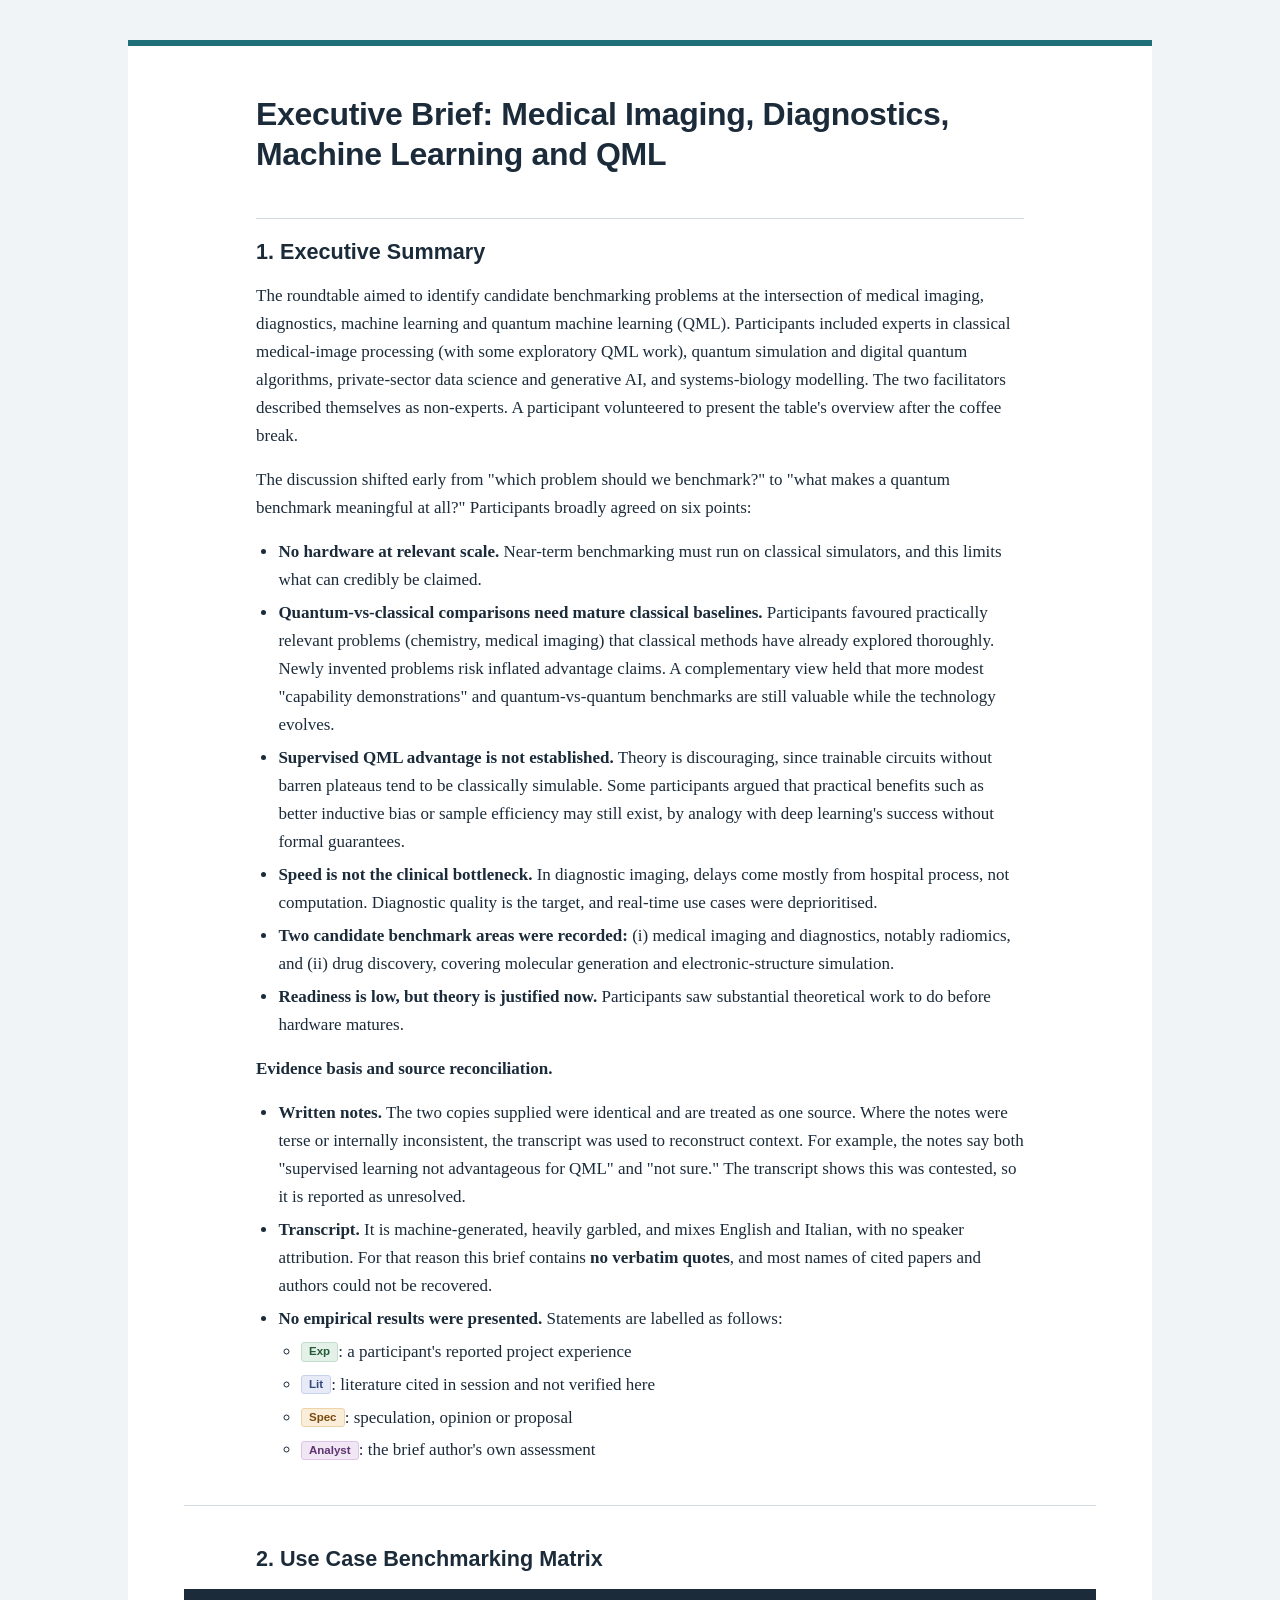
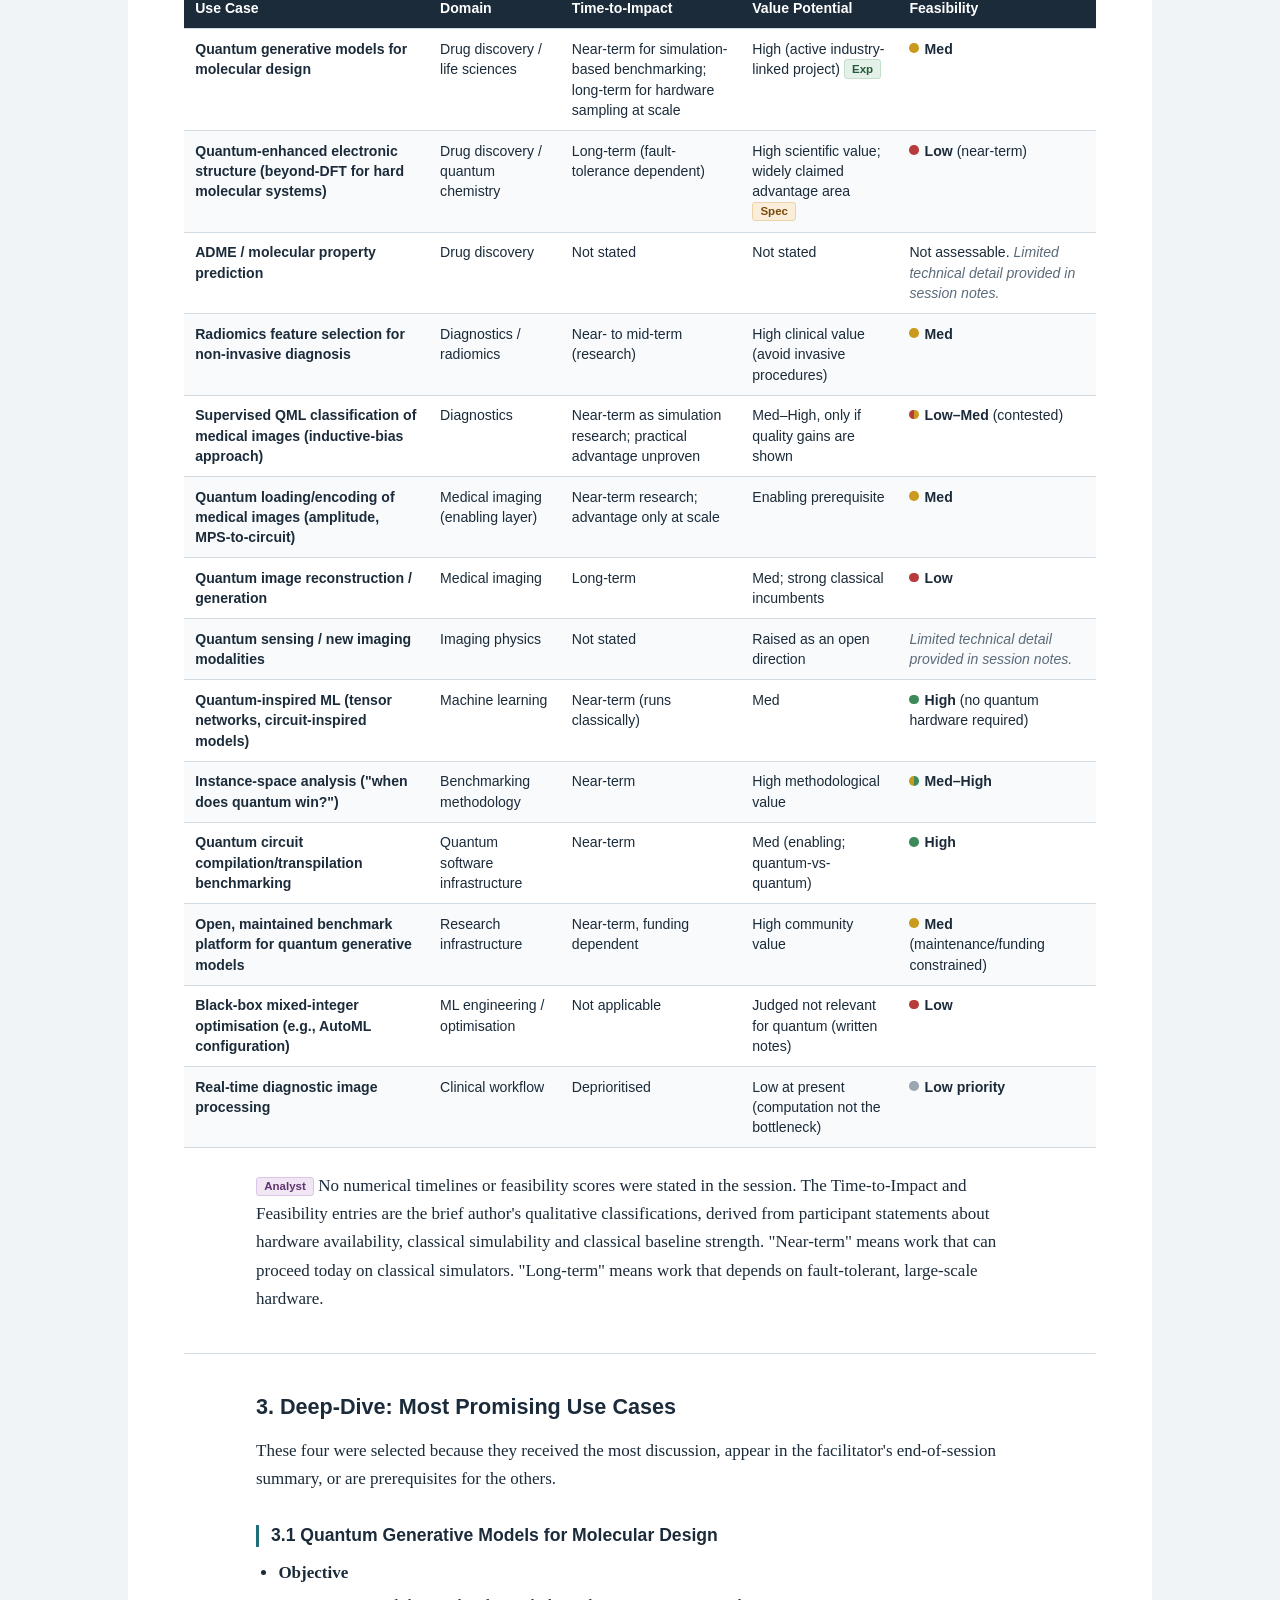
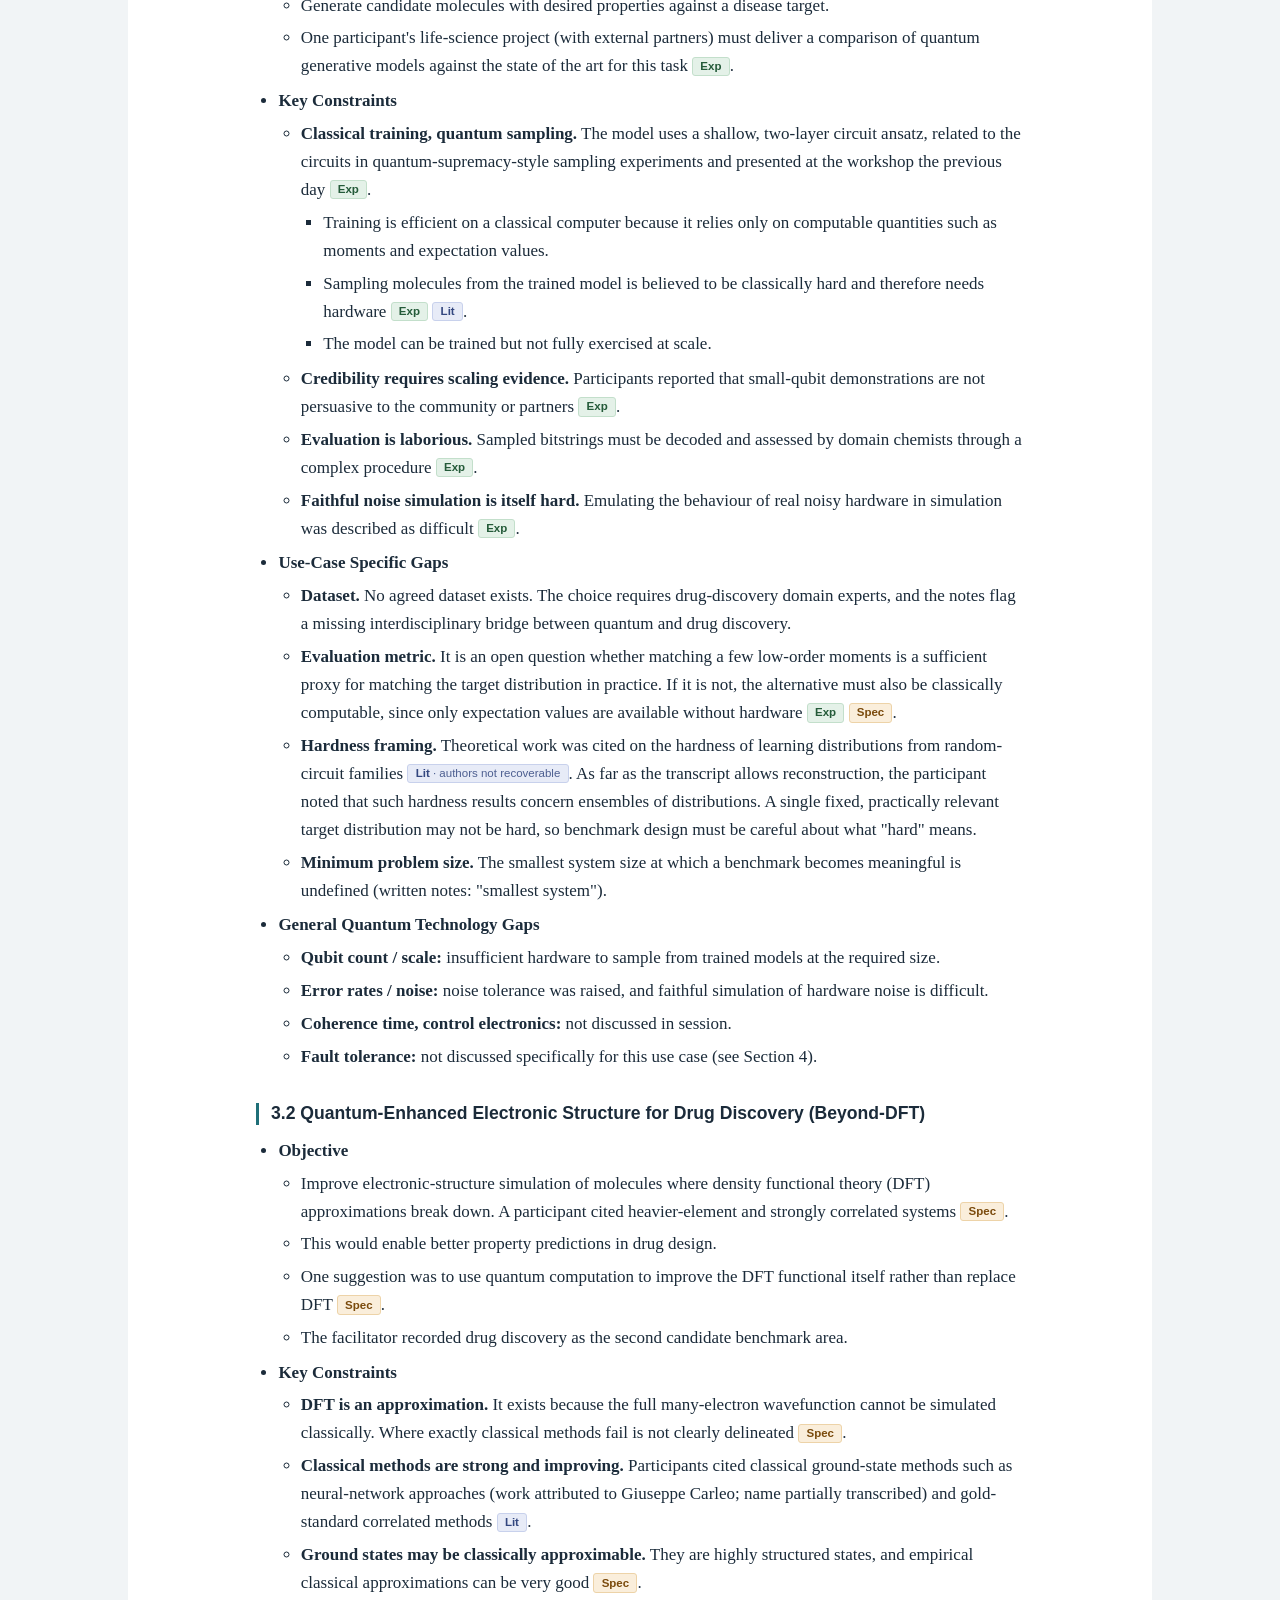
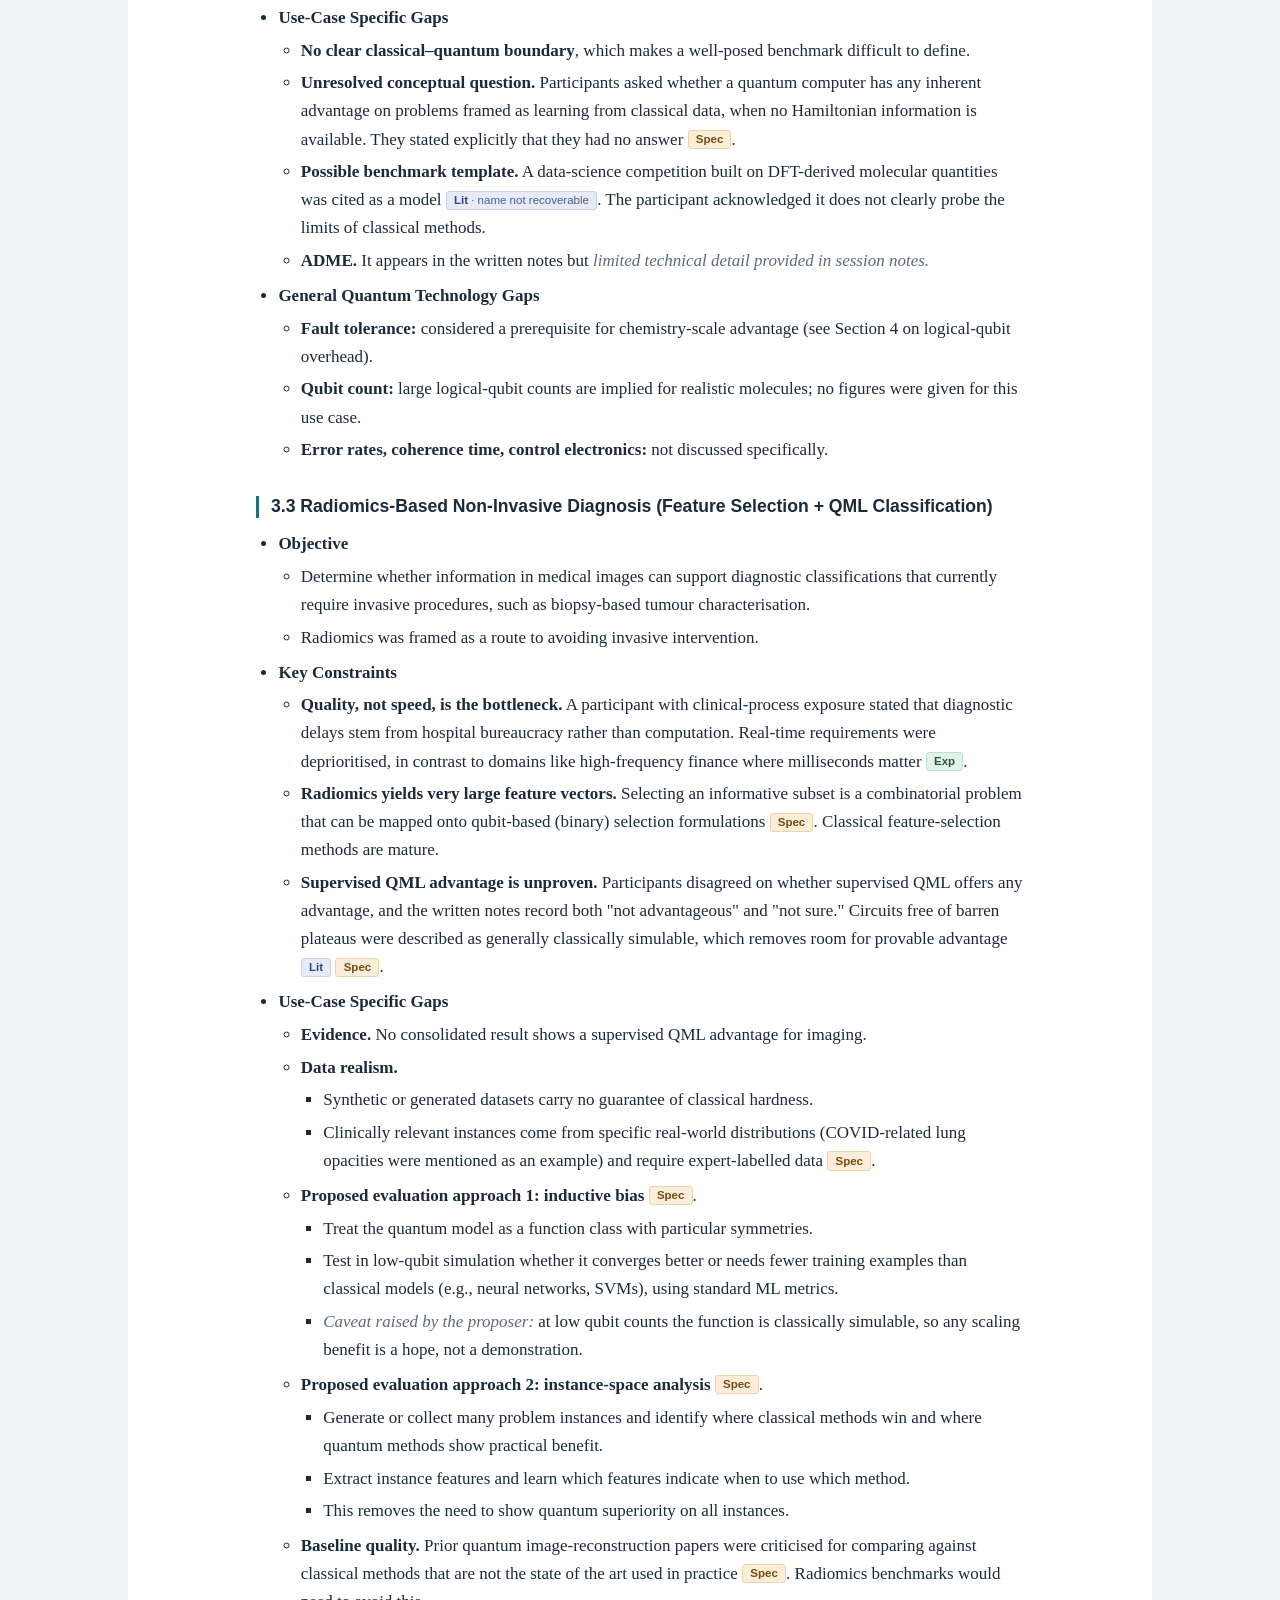
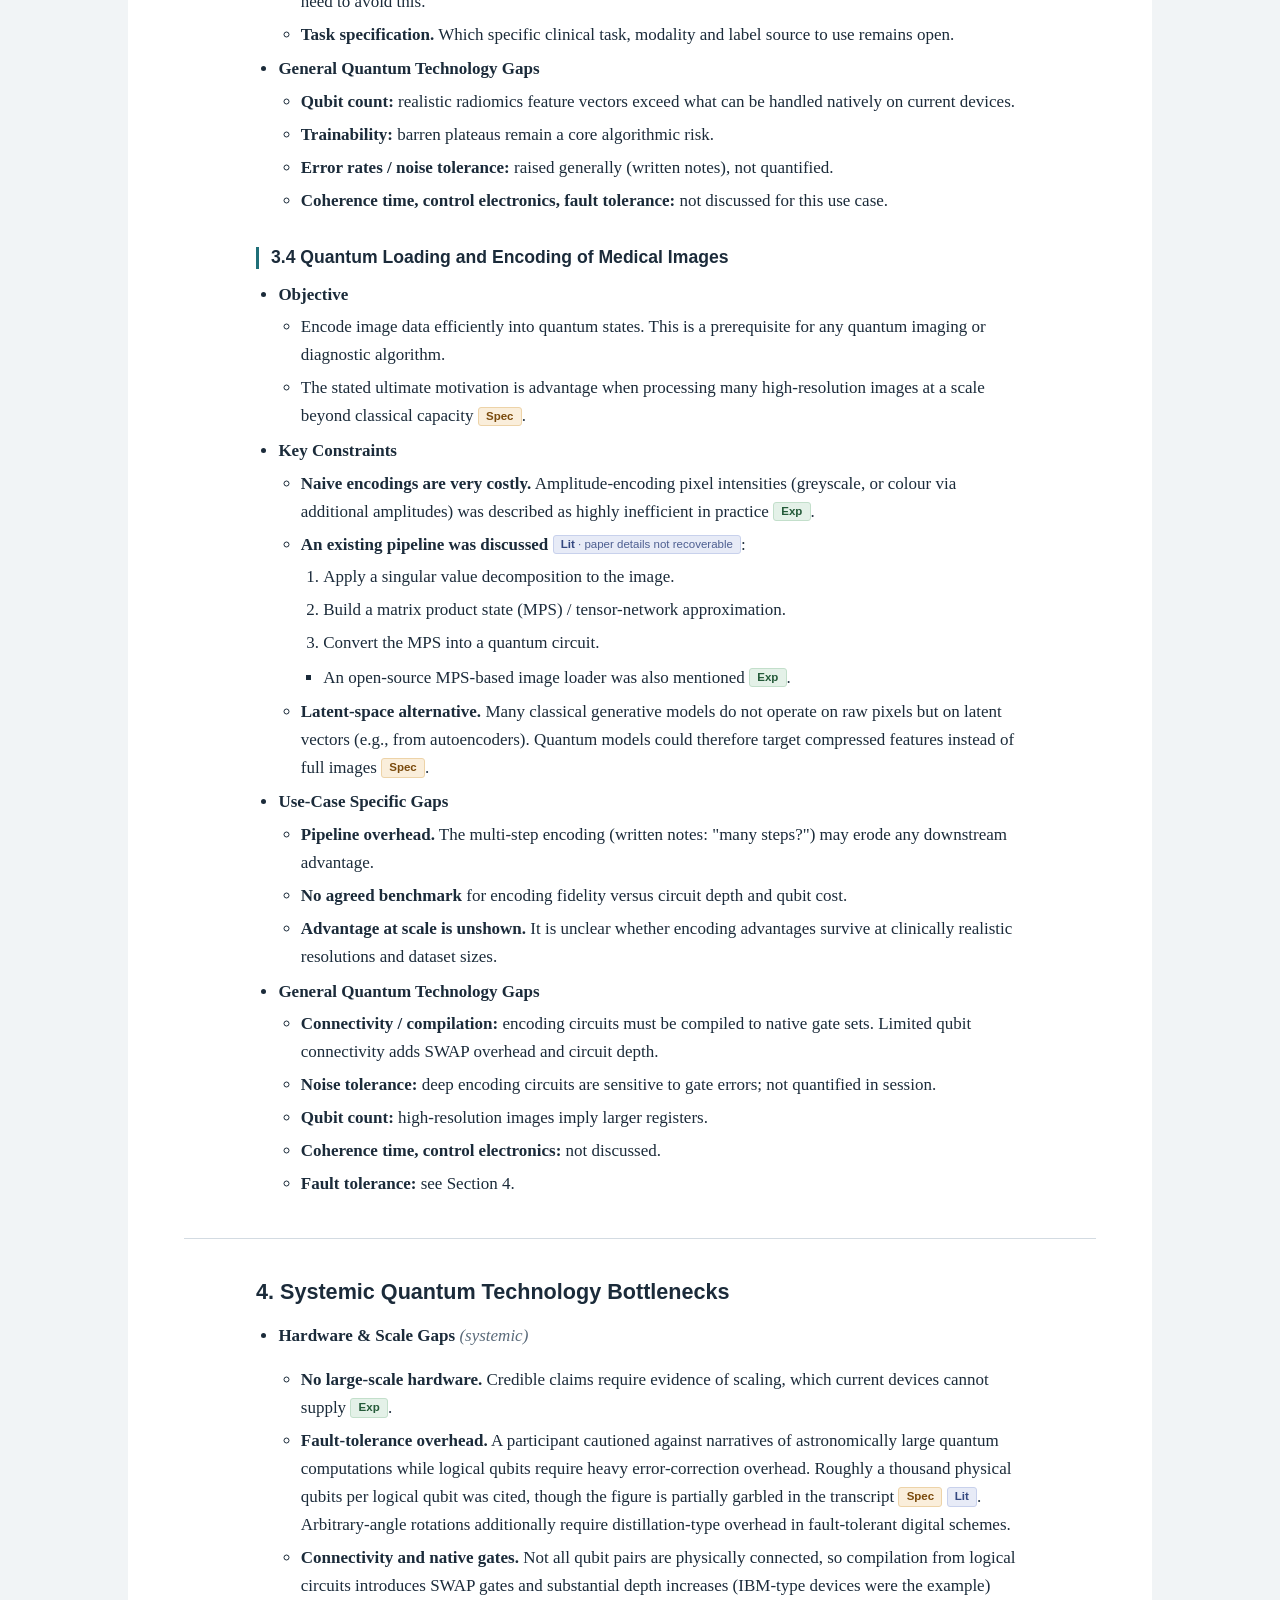
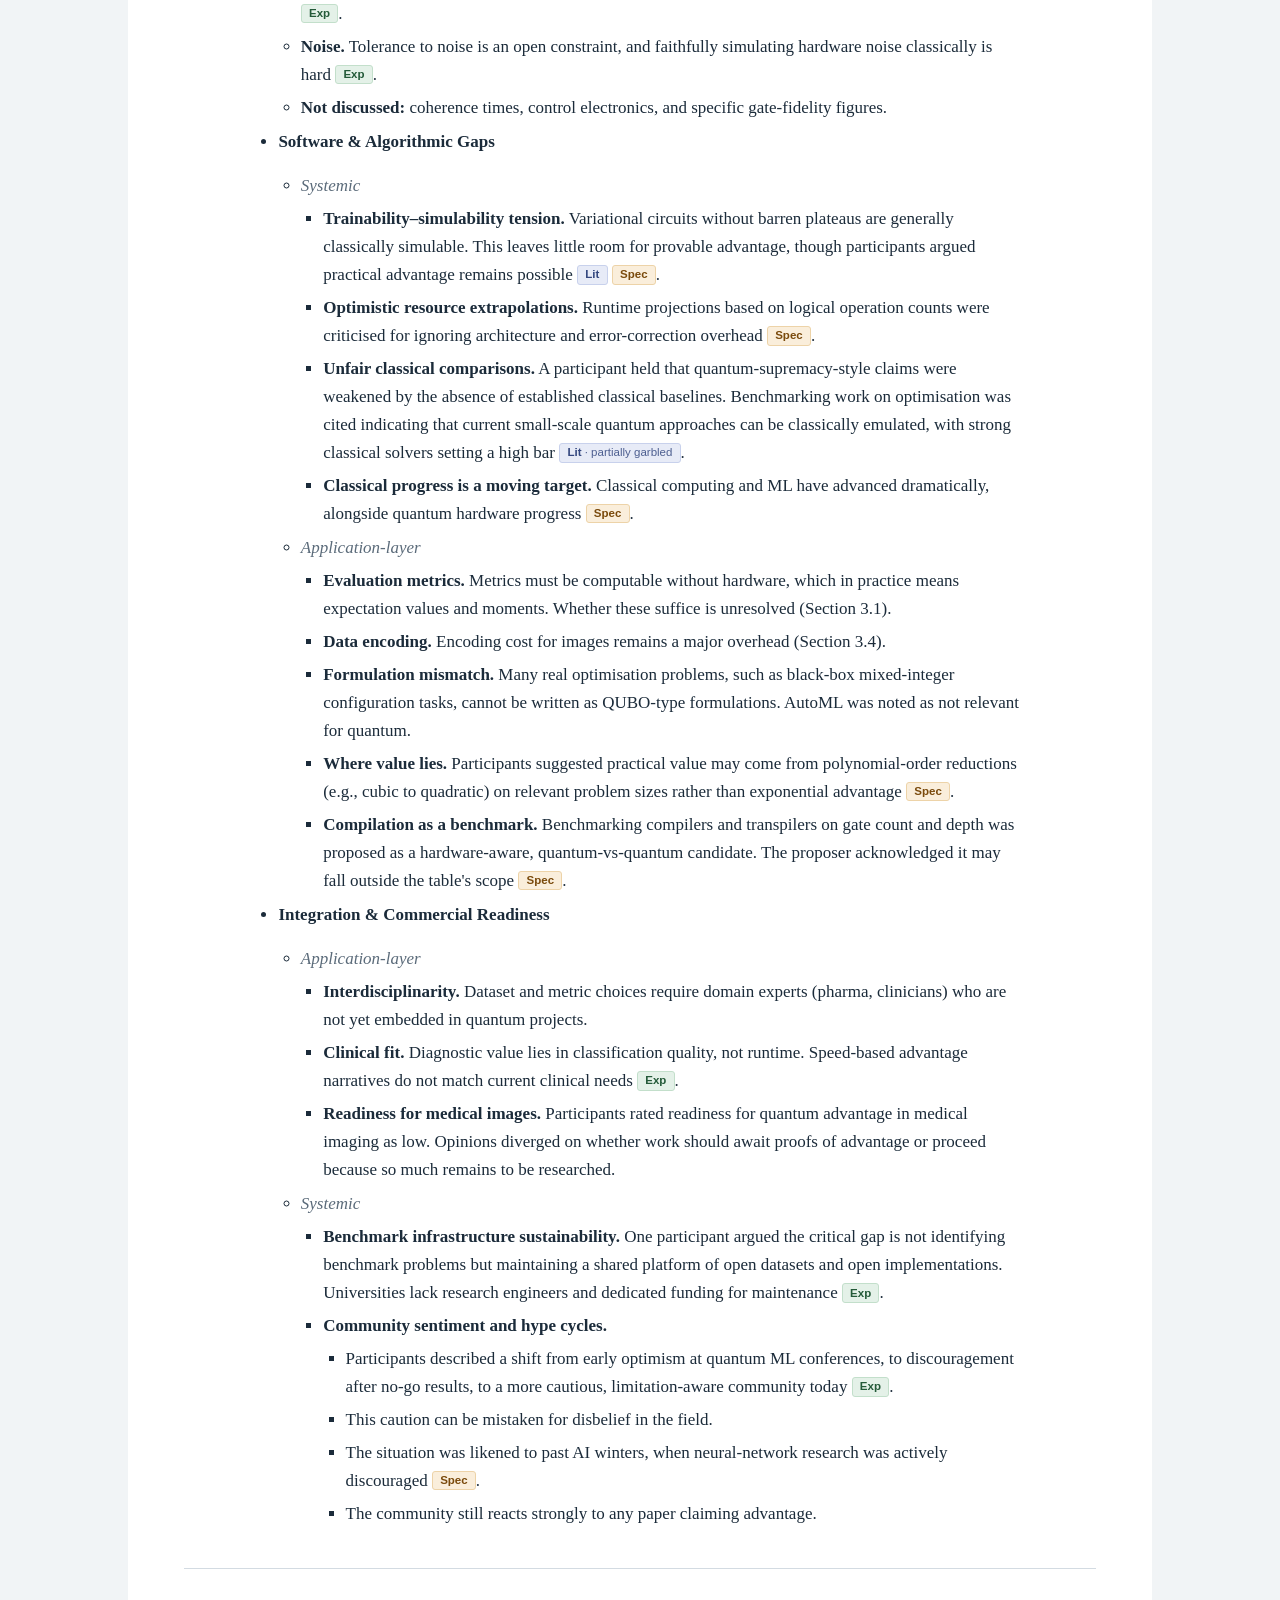
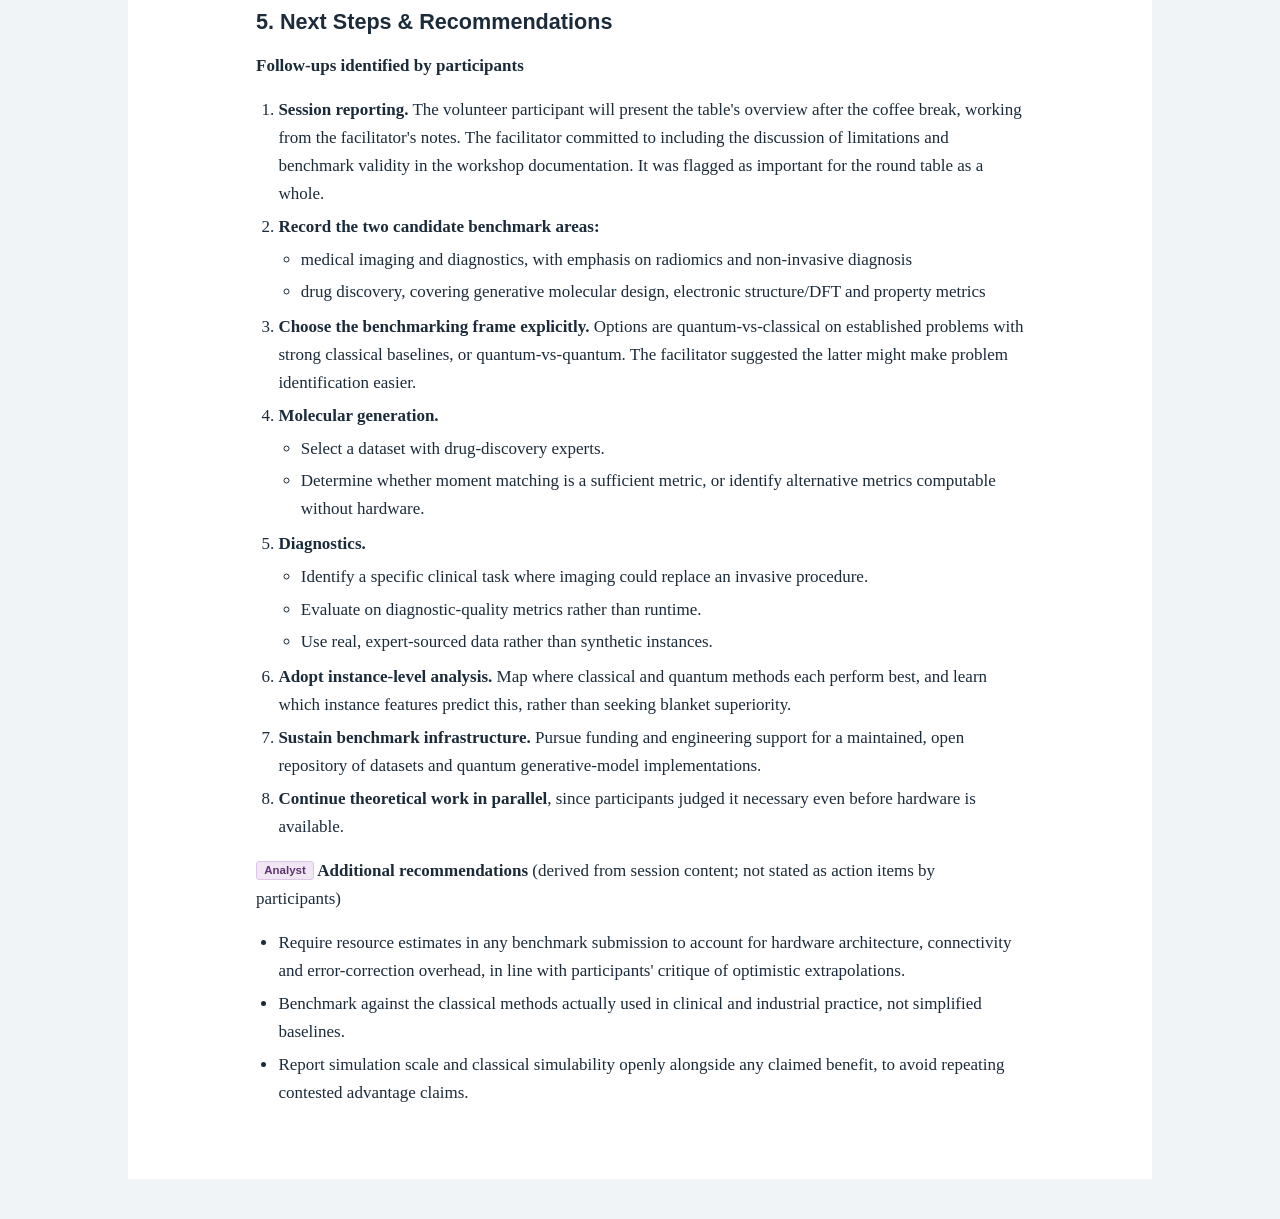
<file: workshop/roundtable/table-2/brief_table2.html>
<!DOCTYPE html>
<html lang="en">
<head>
<meta charset="utf-8">
<meta name="viewport" content="width=device-width, initial-scale=1">
<title>Brief on Medical Imaging, Diagnostics, Machine Learning and QML</title>
<style>
:root {
  --ink: #1B2B3A;
  --muted: #5B6B7A;
  --paper: #FFFFFF;
  --wash: #F1F4F6;
  --rule: #D3DBE2;
  --accent: #1F6F78;
  --serif: Charter, "Bitstream Charter", "Iowan Old Style", "Palatino Linotype", Georgia, serif;
  --sans: "Avenir Next", "Segoe UI", "Helvetica Neue", Arial, sans-serif;
}
* { box-sizing: border-box; }
html { -webkit-text-size-adjust: 100%; }
body {
  margin: 0;
  background: var(--wash);
  color: var(--ink);
  font-family: var(--serif);
  font-size: 1.0625rem;
  line-height: 1.65;
}
main {
  max-width: 50rem;
  margin: 2.5rem auto;
  padding: 3rem 3.5rem 3.5rem;
  background: var(--paper);
  border-top: 6px solid var(--accent);
}
h1, h2, h3 { font-family: var(--sans); line-height: 1.25; color: var(--ink); }
h1 { font-size: 2rem; font-weight: 700; margin: 0 0 1.25rem; letter-spacing: -0.01em; }
h2 {
  font-size: 1.35rem; font-weight: 650;
  margin: 2.75rem 0 1rem; padding-top: 1.25rem;
  border-top: 1px solid var(--rule);
}
h3 {
  font-size: 1.1rem; font-weight: 650;
  margin: 2rem 0 0.75rem; padding-left: 0.75rem;
  border-left: 3px solid var(--accent);
}
p { margin: 0 0 1rem; }
main.wide { max-width: 64rem; }
main.wide > p, main.wide > ul, main.wide > ol, main.wide > h1, main.wide > h2, main.wide > h3 {
  max-width: 48rem; margin-left: auto; margin-right: auto;
}
hr + h2 { border-top: 0; padding-top: 0; margin-top: 0; }
ul, ol { margin: 0 0 1rem; padding-left: 1.4rem; }
li { margin: 0.3rem 0; }
li > ul, li > ol { margin: 0.25rem 0 0.4rem; }
strong { font-weight: 700; }
em { color: var(--muted); }
hr { border: 0; border-top: 1px solid var(--rule); margin: 2.5rem 0; }
code { font-size: 0.9em; }
a { color: var(--accent); }
a:focus-visible { outline: 2px solid var(--accent); outline-offset: 2px; }

/* Document meta block (date, participants, note takers) */
ul.meta {
  list-style: none; padding: 1rem 1.25rem; margin: 0 0 1.75rem;
  background: var(--wash); border-radius: 4px;
  font-family: var(--sans); font-size: 0.95rem;
}
ul.meta li { margin: 0.2rem 0; }

/* Tables */
.table-wrap { overflow-x: auto; margin: 1rem 0 1.5rem; }
table { border-collapse: collapse; width: 100%; font-family: var(--sans); font-size: 0.88rem; line-height: 1.45; }
th, td { text-align: left; vertical-align: top; padding: 0.6rem 0.7rem; border-bottom: 1px solid var(--rule); }
th { background: var(--ink); color: #fff; font-weight: 600; }
tbody tr:nth-child(even) td { background: #F8FAFB; }
td:first-child { font-weight: 600; min-width: 11rem; }

/* Feasibility indicator: coloured dot + text */
.feas { white-space: nowrap; }
.feas::before {
  content: ""; display: inline-block; width: 0.6rem; height: 0.6rem;
  border-radius: 50%; margin-right: 0.35rem; vertical-align: 0.05rem;
}
.feas-low::before { background: #B83B3B; }
.feas-lowmed::before { background: linear-gradient(90deg, #B83B3B 50%, #C99A1E 50%); }
.feas-med::before { background: #C99A1E; }
.feas-medhigh::before { background: linear-gradient(90deg, #C99A1E 50%, #3C8A57 50%); }
.feas-high::before { background: #3C8A57; }
.feas-prio::before { background: #9AA6B1; }

/* Evidence tags */
.tag {
  display: inline-block; font-family: var(--sans); font-size: 0.72rem; font-weight: 600;
  line-height: 1.3; padding: 0.08rem 0.45rem; border-radius: 3px; white-space: nowrap;
  vertical-align: 0.1rem; border: 1px solid transparent;
}
.tag-exp { color: #245A39; background: #E4F1E8; border-color: #C3DFCB; }
.tag-lit { color: #33477F; background: #E7EBF7; border-color: #C8D1EC; }
.tag-spec { color: #7A4A0C; background: #FAEEDB; border-color: #EDD3A8; }
.tag-analyst { color: #5E3470; background: #F0E6F4; border-color: #DCC5E6; }
.tag-note { font-weight: 400; opacity: 0.85; }

@media (max-width: 640px) {
  body { font-size: 1rem; }
  main { margin: 0; padding: 1.5rem 1.15rem 2rem; }
  h1 { font-size: 1.6rem; }
}
@media print {
  body { background: #fff; font-size: 10.5pt; }
  main { margin: 0; padding: 0; max-width: none; border-top: 0; }
  h2, h3 { break-after: avoid; }
  tr, li { break-inside: avoid; }
  th { background: #fff; color: var(--ink); border-bottom: 2px solid var(--ink); }
  tbody tr:nth-child(even) td { background: #fff; }
}
</style>
</head>
<body>
<main class="wide">
<h1>Executive Brief: Medical Imaging, Diagnostics, Machine Learning and QML</h1>
<h2>1. Executive Summary</h2>
<p>The roundtable aimed to identify candidate benchmarking problems at the intersection of medical imaging, diagnostics, machine learning and quantum machine learning (QML). Participants included experts in classical medical-image processing (with some exploratory QML work), quantum simulation and digital quantum algorithms, private-sector data science and generative AI, and systems-biology modelling. The two facilitators described themselves as non-experts. A participant volunteered to present the table's overview after the coffee break.</p>
<p>The discussion shifted early from &quot;which problem should we benchmark?&quot; to &quot;what makes a quantum benchmark meaningful at all?&quot; Participants broadly agreed on six points:</p>
<ul>
<li><strong>No hardware at relevant scale.</strong> Near-term benchmarking must run on classical simulators, and this limits what can credibly be claimed.</li>
<li><strong>Quantum-vs-classical comparisons need mature classical baselines.</strong> Participants favoured practically relevant problems (chemistry, medical imaging) that classical methods have already explored thoroughly. Newly invented problems risk inflated advantage claims. A complementary view held that more modest &quot;capability demonstrations&quot; and quantum-vs-quantum benchmarks are still valuable while the technology evolves.</li>
<li><strong>Supervised QML advantage is not established.</strong> Theory is discouraging, since trainable circuits without barren plateaus tend to be classically simulable. Some participants argued that practical benefits such as better inductive bias or sample efficiency may still exist, by analogy with deep learning's success without formal guarantees.</li>
<li><strong>Speed is not the clinical bottleneck.</strong> In diagnostic imaging, delays come mostly from hospital process, not computation. Diagnostic quality is the target, and real-time use cases were deprioritised.</li>
<li><strong>Two candidate benchmark areas were recorded:</strong> (i) medical imaging and diagnostics, notably radiomics, and (ii) drug discovery, covering molecular generation and electronic-structure simulation.</li>
<li><strong>Readiness is low, but theory is justified now.</strong> Participants saw substantial theoretical work to do before hardware matures.</li>
</ul>
<p><strong>Evidence basis and source reconciliation.</strong></p>
<ul>
<li><strong>Written notes.</strong> The two copies supplied were identical and are treated as one source. Where the notes were terse or internally inconsistent, the transcript was used to reconstruct context. For example, the notes say both &quot;supervised learning not advantageous for QML&quot; and &quot;not sure.&quot; The transcript shows this was contested, so it is reported as unresolved.</li>
<li><strong>Transcript.</strong> It is machine-generated, heavily garbled, and mixes English and Italian, with no speaker attribution. For that reason this brief contains <strong>no verbatim quotes</strong>, and most names of cited papers and authors could not be recovered.</li>
<li><strong>No empirical results were presented.</strong> Statements are labelled as follows:
<ul>
<li><strong><span class="tag tag-exp">Exp</span></strong>: a participant's reported project experience</li>
<li><strong><span class="tag tag-lit">Lit</span></strong>: literature cited in session and not verified here</li>
<li><strong><span class="tag tag-spec">Spec</span></strong>: speculation, opinion or proposal</li>
<li><strong><span class="tag tag-analyst">Analyst</span></strong>: the brief author's own assessment</li>
</ul>
</li>
</ul>
<hr />
<h2>2. Use Case Benchmarking Matrix</h2>
<div class="table-wrap"><table>
<thead>
<tr>
<th>Use Case</th>
<th>Domain</th>
<th>Time-to-Impact</th>
<th>Value Potential</th>
<th>Feasibility</th>
</tr>
</thead>
<tbody>
<tr>
<td>Quantum generative models for molecular design</td>
<td>Drug discovery / life sciences</td>
<td>Near-term for simulation-based benchmarking; long-term for hardware sampling at scale</td>
<td>High (active industry-linked project) <span class="tag tag-exp">Exp</span></td>
<td><strong class="feas feas-med">Med</strong></td>
</tr>
<tr>
<td>Quantum-enhanced electronic structure (beyond-DFT for hard molecular systems)</td>
<td>Drug discovery / quantum chemistry</td>
<td>Long-term (fault-tolerance dependent)</td>
<td>High scientific value; widely claimed advantage area <span class="tag tag-spec">Spec</span></td>
<td><strong class="feas feas-low">Low</strong> (near-term)</td>
</tr>
<tr>
<td>ADME / molecular property prediction</td>
<td>Drug discovery</td>
<td>Not stated</td>
<td>Not stated</td>
<td>Not assessable. <em>Limited technical detail provided in session notes.</em></td>
</tr>
<tr>
<td>Radiomics feature selection for non-invasive diagnosis</td>
<td>Diagnostics / radiomics</td>
<td>Near- to mid-term (research)</td>
<td>High clinical value (avoid invasive procedures)</td>
<td><strong class="feas feas-med">Med</strong></td>
</tr>
<tr>
<td>Supervised QML classification of medical images (inductive-bias approach)</td>
<td>Diagnostics</td>
<td>Near-term as simulation research; practical advantage unproven</td>
<td>Med–High, only if quality gains are shown</td>
<td><strong class="feas feas-lowmed">Low–Med</strong> (contested)</td>
</tr>
<tr>
<td>Quantum loading/encoding of medical images (amplitude, MPS-to-circuit)</td>
<td>Medical imaging (enabling layer)</td>
<td>Near-term research; advantage only at scale</td>
<td>Enabling prerequisite</td>
<td><strong class="feas feas-med">Med</strong></td>
</tr>
<tr>
<td>Quantum image reconstruction / generation</td>
<td>Medical imaging</td>
<td>Long-term</td>
<td>Med; strong classical incumbents</td>
<td><strong class="feas feas-low">Low</strong></td>
</tr>
<tr>
<td>Quantum sensing / new imaging modalities</td>
<td>Imaging physics</td>
<td>Not stated</td>
<td>Raised as an open direction</td>
<td><em>Limited technical detail provided in session notes.</em></td>
</tr>
<tr>
<td>Quantum-inspired ML (tensor networks, circuit-inspired models)</td>
<td>Machine learning</td>
<td>Near-term (runs classically)</td>
<td>Med</td>
<td><strong class="feas feas-high">High</strong> (no quantum hardware required)</td>
</tr>
<tr>
<td>Instance-space analysis (&quot;when does quantum win?&quot;)</td>
<td>Benchmarking methodology</td>
<td>Near-term</td>
<td>High methodological value</td>
<td><strong class="feas feas-medhigh">Med–High</strong></td>
</tr>
<tr>
<td>Quantum circuit compilation/transpilation benchmarking</td>
<td>Quantum software infrastructure</td>
<td>Near-term</td>
<td>Med (enabling; quantum-vs-quantum)</td>
<td><strong class="feas feas-high">High</strong></td>
</tr>
<tr>
<td>Open, maintained benchmark platform for quantum generative models</td>
<td>Research infrastructure</td>
<td>Near-term, funding dependent</td>
<td>High community value</td>
<td><strong class="feas feas-med">Med</strong> (maintenance/funding constrained)</td>
</tr>
<tr>
<td>Black-box mixed-integer optimisation (e.g., AutoML configuration)</td>
<td>ML engineering / optimisation</td>
<td>Not applicable</td>
<td>Judged not relevant for quantum (written notes)</td>
<td><strong class="feas feas-low">Low</strong></td>
</tr>
<tr>
<td>Real-time diagnostic image processing</td>
<td>Clinical workflow</td>
<td>Deprioritised</td>
<td>Low at present (computation not the bottleneck)</td>
<td><strong class="feas feas-prio">Low priority</strong></td>
</tr>
</tbody>
</table></div>
<p><strong><span class="tag tag-analyst">Analyst</span></strong> No numerical timelines or feasibility scores were stated in the session. The Time-to-Impact and Feasibility entries are the brief author's qualitative classifications, derived from participant statements about hardware availability, classical simulability and classical baseline strength. &quot;Near-term&quot; means work that can proceed today on classical simulators. &quot;Long-term&quot; means work that depends on fault-tolerant, large-scale hardware.</p>
<hr />
<h2>3. Deep-Dive: Most Promising Use Cases</h2>
<p>These four were selected because they received the most discussion, appear in the facilitator's end-of-session summary, or are prerequisites for the others.</p>
<h3>3.1 Quantum Generative Models for Molecular Design</h3>
<ul>
<li><strong>Objective</strong>
<ul>
<li>Generate candidate molecules with desired properties against a disease target.</li>
<li>One participant's life-science project (with external partners) must deliver a comparison of quantum generative models against the state of the art for this task <span class="tag tag-exp">Exp</span>.</li>
</ul>
</li>
<li><strong>Key Constraints</strong>
<ul>
<li><strong>Classical training, quantum sampling.</strong> The model uses a shallow, two-layer circuit ansatz, related to the circuits in quantum-supremacy-style sampling experiments and presented at the workshop the previous day <span class="tag tag-exp">Exp</span>.
<ul>
<li>Training is efficient on a classical computer because it relies only on computable quantities such as moments and expectation values.</li>
<li>Sampling molecules from the trained model is believed to be classically hard and therefore needs hardware <span class="tag tag-exp">Exp</span> <span class="tag tag-lit">Lit</span>.</li>
<li>The model can be trained but not fully exercised at scale.</li>
</ul>
</li>
<li><strong>Credibility requires scaling evidence.</strong> Participants reported that small-qubit demonstrations are not persuasive to the community or partners <span class="tag tag-exp">Exp</span>.</li>
<li><strong>Evaluation is laborious.</strong> Sampled bitstrings must be decoded and assessed by domain chemists through a complex procedure <span class="tag tag-exp">Exp</span>.</li>
<li><strong>Faithful noise simulation is itself hard.</strong> Emulating the behaviour of real noisy hardware in simulation was described as difficult <span class="tag tag-exp">Exp</span>.</li>
</ul>
</li>
<li><strong>Use-Case Specific Gaps</strong>
<ul>
<li><strong>Dataset.</strong> No agreed dataset exists. The choice requires drug-discovery domain experts, and the notes flag a missing interdisciplinary bridge between quantum and drug discovery.</li>
<li><strong>Evaluation metric.</strong> It is an open question whether matching a few low-order moments is a sufficient proxy for matching the target distribution in practice. If it is not, the alternative must also be classically computable, since only expectation values are available without hardware <span class="tag tag-exp">Exp</span> <span class="tag tag-spec">Spec</span>.</li>
<li><strong>Hardness framing.</strong> Theoretical work was cited on the hardness of learning distributions from random-circuit families <span class="tag tag-lit">Lit <span class="tag-note">· authors not recoverable</span></span>. As far as the transcript allows reconstruction, the participant noted that such hardness results concern ensembles of distributions. A single fixed, practically relevant target distribution may not be hard, so benchmark design must be careful about what &quot;hard&quot; means.</li>
<li><strong>Minimum problem size.</strong> The smallest system size at which a benchmark becomes meaningful is undefined (written notes: &quot;smallest system&quot;).</li>
</ul>
</li>
<li><strong>General Quantum Technology Gaps</strong>
<ul>
<li><strong>Qubit count / scale:</strong> insufficient hardware to sample from trained models at the required size.</li>
<li><strong>Error rates / noise:</strong> noise tolerance was raised, and faithful simulation of hardware noise is difficult.</li>
<li><strong>Coherence time, control electronics:</strong> not discussed in session.</li>
<li><strong>Fault tolerance:</strong> not discussed specifically for this use case (see Section 4).</li>
</ul>
</li>
</ul>
<h3>3.2 Quantum-Enhanced Electronic Structure for Drug Discovery (Beyond-DFT)</h3>
<ul>
<li><strong>Objective</strong>
<ul>
<li>Improve electronic-structure simulation of molecules where density functional theory (DFT) approximations break down. A participant cited heavier-element and strongly correlated systems <span class="tag tag-spec">Spec</span>.</li>
<li>This would enable better property predictions in drug design.</li>
<li>One suggestion was to use quantum computation to improve the DFT functional itself rather than replace DFT <span class="tag tag-spec">Spec</span>.</li>
<li>The facilitator recorded drug discovery as the second candidate benchmark area.</li>
</ul>
</li>
<li><strong>Key Constraints</strong>
<ul>
<li><strong>DFT is an approximation.</strong> It exists because the full many-electron wavefunction cannot be simulated classically. Where exactly classical methods fail is not clearly delineated <span class="tag tag-spec">Spec</span>.</li>
<li><strong>Classical methods are strong and improving.</strong> Participants cited classical ground-state methods such as neural-network approaches (work attributed to Giuseppe Carleo; name partially transcribed) and gold-standard correlated methods <span class="tag tag-lit">Lit</span>.</li>
<li><strong>Ground states may be classically approximable.</strong> They are highly structured states, and empirical classical approximations can be very good <span class="tag tag-spec">Spec</span>.</li>
</ul>
</li>
<li><strong>Use-Case Specific Gaps</strong>
<ul>
<li><strong>No clear classical–quantum boundary</strong>, which makes a well-posed benchmark difficult to define.</li>
<li><strong>Unresolved conceptual question.</strong> Participants asked whether a quantum computer has any inherent advantage on problems framed as learning from classical data, when no Hamiltonian information is available. They stated explicitly that they had no answer <span class="tag tag-spec">Spec</span>.</li>
<li><strong>Possible benchmark template.</strong> A data-science competition built on DFT-derived molecular quantities was cited as a model <span class="tag tag-lit">Lit <span class="tag-note">· name not recoverable</span></span>. The participant acknowledged it does not clearly probe the limits of classical methods.</li>
<li><strong>ADME.</strong> It appears in the written notes but <em>limited technical detail provided in session notes.</em></li>
</ul>
</li>
<li><strong>General Quantum Technology Gaps</strong>
<ul>
<li><strong>Fault tolerance:</strong> considered a prerequisite for chemistry-scale advantage (see Section 4 on logical-qubit overhead).</li>
<li><strong>Qubit count:</strong> large logical-qubit counts are implied for realistic molecules; no figures were given for this use case.</li>
<li><strong>Error rates, coherence time, control electronics:</strong> not discussed specifically.</li>
</ul>
</li>
</ul>
<h3>3.3 Radiomics-Based Non-Invasive Diagnosis (Feature Selection + QML Classification)</h3>
<ul>
<li><strong>Objective</strong>
<ul>
<li>Determine whether information in medical images can support diagnostic classifications that currently require invasive procedures, such as biopsy-based tumour characterisation.</li>
<li>Radiomics was framed as a route to avoiding invasive intervention.</li>
</ul>
</li>
<li><strong>Key Constraints</strong>
<ul>
<li><strong>Quality, not speed, is the bottleneck.</strong> A participant with clinical-process exposure stated that diagnostic delays stem from hospital bureaucracy rather than computation. Real-time requirements were deprioritised, in contrast to domains like high-frequency finance where milliseconds matter <span class="tag tag-exp">Exp</span>.</li>
<li><strong>Radiomics yields very large feature vectors.</strong> Selecting an informative subset is a combinatorial problem that can be mapped onto qubit-based (binary) selection formulations <span class="tag tag-spec">Spec</span>. Classical feature-selection methods are mature.</li>
<li><strong>Supervised QML advantage is unproven.</strong> Participants disagreed on whether supervised QML offers any advantage, and the written notes record both &quot;not advantageous&quot; and &quot;not sure.&quot; Circuits free of barren plateaus were described as generally classically simulable, which removes room for provable advantage <span class="tag tag-lit">Lit</span> <span class="tag tag-spec">Spec</span>.</li>
</ul>
</li>
<li><strong>Use-Case Specific Gaps</strong>
<ul>
<li><strong>Evidence.</strong> No consolidated result shows a supervised QML advantage for imaging.</li>
<li><strong>Data realism.</strong>
<ul>
<li>Synthetic or generated datasets carry no guarantee of classical hardness.</li>
<li>Clinically relevant instances come from specific real-world distributions (COVID-related lung opacities were mentioned as an example) and require expert-labelled data <span class="tag tag-spec">Spec</span>.</li>
</ul>
</li>
<li><strong>Proposed evaluation approach 1: inductive bias</strong> <span class="tag tag-spec">Spec</span>.
<ul>
<li>Treat the quantum model as a function class with particular symmetries.</li>
<li>Test in low-qubit simulation whether it converges better or needs fewer training examples than classical models (e.g., neural networks, SVMs), using standard ML metrics.</li>
<li><em>Caveat raised by the proposer:</em> at low qubit counts the function is classically simulable, so any scaling benefit is a hope, not a demonstration.</li>
</ul>
</li>
<li><strong>Proposed evaluation approach 2: instance-space analysis</strong> <span class="tag tag-spec">Spec</span>.
<ul>
<li>Generate or collect many problem instances and identify where classical methods win and where quantum methods show practical benefit.</li>
<li>Extract instance features and learn which features indicate when to use which method.</li>
<li>This removes the need to show quantum superiority on all instances.</li>
</ul>
</li>
<li><strong>Baseline quality.</strong> Prior quantum image-reconstruction papers were criticised for comparing against classical methods that are not the state of the art used in practice <span class="tag tag-spec">Spec</span>. Radiomics benchmarks would need to avoid this.</li>
<li><strong>Task specification.</strong> Which specific clinical task, modality and label source to use remains open.</li>
</ul>
</li>
<li><strong>General Quantum Technology Gaps</strong>
<ul>
<li><strong>Qubit count:</strong> realistic radiomics feature vectors exceed what can be handled natively on current devices.</li>
<li><strong>Trainability:</strong> barren plateaus remain a core algorithmic risk.</li>
<li><strong>Error rates / noise tolerance:</strong> raised generally (written notes), not quantified.</li>
<li><strong>Coherence time, control electronics, fault tolerance:</strong> not discussed for this use case.</li>
</ul>
</li>
</ul>
<h3>3.4 Quantum Loading and Encoding of Medical Images</h3>
<ul>
<li><strong>Objective</strong>
<ul>
<li>Encode image data efficiently into quantum states. This is a prerequisite for any quantum imaging or diagnostic algorithm.</li>
<li>The stated ultimate motivation is advantage when processing many high-resolution images at a scale beyond classical capacity <span class="tag tag-spec">Spec</span>.</li>
</ul>
</li>
<li><strong>Key Constraints</strong>
<ul>
<li><strong>Naive encodings are very costly.</strong> Amplitude-encoding pixel intensities (greyscale, or colour via additional amplitudes) was described as highly inefficient in practice <span class="tag tag-exp">Exp</span>.</li>
<li><strong>An existing pipeline was discussed</strong> <span class="tag tag-lit">Lit <span class="tag-note">· paper details not recoverable</span></span>:
<ol>
<li>Apply a singular value decomposition to the image.</li>
<li>Build a matrix product state (MPS) / tensor-network approximation.</li>
<li>Convert the MPS into a quantum circuit.</li>
</ol>
<ul>
<li>An open-source MPS-based image loader was also mentioned <span class="tag tag-exp">Exp</span>.</li>
</ul>
</li>
<li><strong>Latent-space alternative.</strong> Many classical generative models do not operate on raw pixels but on latent vectors (e.g., from autoencoders). Quantum models could therefore target compressed features instead of full images <span class="tag tag-spec">Spec</span>.</li>
</ul>
</li>
<li><strong>Use-Case Specific Gaps</strong>
<ul>
<li><strong>Pipeline overhead.</strong> The multi-step encoding (written notes: &quot;many steps?&quot;) may erode any downstream advantage.</li>
<li><strong>No agreed benchmark</strong> for encoding fidelity versus circuit depth and qubit cost.</li>
<li><strong>Advantage at scale is unshown.</strong> It is unclear whether encoding advantages survive at clinically realistic resolutions and dataset sizes.</li>
</ul>
</li>
<li><strong>General Quantum Technology Gaps</strong>
<ul>
<li><strong>Connectivity / compilation:</strong> encoding circuits must be compiled to native gate sets. Limited qubit connectivity adds SWAP overhead and circuit depth.</li>
<li><strong>Noise tolerance:</strong> deep encoding circuits are sensitive to gate errors; not quantified in session.</li>
<li><strong>Qubit count:</strong> high-resolution images imply larger registers.</li>
<li><strong>Coherence time, control electronics:</strong> not discussed.</li>
<li><strong>Fault tolerance:</strong> see Section 4.</li>
</ul>
</li>
</ul>
<hr />
<h2>4. Systemic Quantum Technology Bottlenecks</h2>
<ul>
<li>
<p><strong>Hardware &amp; Scale Gaps</strong> <em>(systemic)</em></p>
<ul>
<li><strong>No large-scale hardware.</strong> Credible claims require evidence of scaling, which current devices cannot supply <span class="tag tag-exp">Exp</span>.</li>
<li><strong>Fault-tolerance overhead.</strong> A participant cautioned against narratives of astronomically large quantum computations while logical qubits require heavy error-correction overhead. Roughly a thousand physical qubits per logical qubit was cited, though the figure is partially garbled in the transcript <span class="tag tag-spec">Spec</span> <span class="tag tag-lit">Lit</span>. Arbitrary-angle rotations additionally require distillation-type overhead in fault-tolerant digital schemes.</li>
<li><strong>Connectivity and native gates.</strong> Not all qubit pairs are physically connected, so compilation from logical circuits introduces SWAP gates and substantial depth increases (IBM-type devices were the example) <span class="tag tag-exp">Exp</span>.</li>
<li><strong>Noise.</strong> Tolerance to noise is an open constraint, and faithfully simulating hardware noise classically is hard <span class="tag tag-exp">Exp</span>.</li>
<li><strong>Not discussed:</strong> coherence times, control electronics, and specific gate-fidelity figures.</li>
</ul>
</li>
<li>
<p><strong>Software &amp; Algorithmic Gaps</strong></p>
<ul>
<li><em>Systemic</em>
<ul>
<li><strong>Trainability–simulability tension.</strong> Variational circuits without barren plateaus are generally classically simulable. This leaves little room for provable advantage, though participants argued practical advantage remains possible <span class="tag tag-lit">Lit</span> <span class="tag tag-spec">Spec</span>.</li>
<li><strong>Optimistic resource extrapolations.</strong> Runtime projections based on logical operation counts were criticised for ignoring architecture and error-correction overhead <span class="tag tag-spec">Spec</span>.</li>
<li><strong>Unfair classical comparisons.</strong> A participant held that quantum-supremacy-style claims were weakened by the absence of established classical baselines. Benchmarking work on optimisation was cited indicating that current small-scale quantum approaches can be classically emulated, with strong classical solvers setting a high bar <span class="tag tag-lit">Lit <span class="tag-note">· partially garbled</span></span>.</li>
<li><strong>Classical progress is a moving target.</strong> Classical computing and ML have advanced dramatically, alongside quantum hardware progress <span class="tag tag-spec">Spec</span>.</li>
</ul>
</li>
<li><em>Application-layer</em>
<ul>
<li><strong>Evaluation metrics.</strong> Metrics must be computable without hardware, which in practice means expectation values and moments. Whether these suffice is unresolved (Section 3.1).</li>
<li><strong>Data encoding.</strong> Encoding cost for images remains a major overhead (Section 3.4).</li>
<li><strong>Formulation mismatch.</strong> Many real optimisation problems, such as black-box mixed-integer configuration tasks, cannot be written as QUBO-type formulations. AutoML was noted as not relevant for quantum.</li>
<li><strong>Where value lies.</strong> Participants suggested practical value may come from polynomial-order reductions (e.g., cubic to quadratic) on relevant problem sizes rather than exponential advantage <span class="tag tag-spec">Spec</span>.</li>
<li><strong>Compilation as a benchmark.</strong> Benchmarking compilers and transpilers on gate count and depth was proposed as a hardware-aware, quantum-vs-quantum candidate. The proposer acknowledged it may fall outside the table's scope <span class="tag tag-spec">Spec</span>.</li>
</ul>
</li>
</ul>
</li>
<li>
<p><strong>Integration &amp; Commercial Readiness</strong></p>
<ul>
<li><em>Application-layer</em>
<ul>
<li><strong>Interdisciplinarity.</strong> Dataset and metric choices require domain experts (pharma, clinicians) who are not yet embedded in quantum projects.</li>
<li><strong>Clinical fit.</strong> Diagnostic value lies in classification quality, not runtime. Speed-based advantage narratives do not match current clinical needs <span class="tag tag-exp">Exp</span>.</li>
<li><strong>Readiness for medical images.</strong> Participants rated readiness for quantum advantage in medical imaging as low. Opinions diverged on whether work should await proofs of advantage or proceed because so much remains to be researched.</li>
</ul>
</li>
<li><em>Systemic</em>
<ul>
<li><strong>Benchmark infrastructure sustainability.</strong> One participant argued the critical gap is not identifying benchmark problems but maintaining a shared platform of open datasets and open implementations. Universities lack research engineers and dedicated funding for maintenance <span class="tag tag-exp">Exp</span>.</li>
<li><strong>Community sentiment and hype cycles.</strong>
<ul>
<li>Participants described a shift from early optimism at quantum ML conferences, to discouragement after no-go results, to a more cautious, limitation-aware community today <span class="tag tag-exp">Exp</span>.</li>
<li>This caution can be mistaken for disbelief in the field.</li>
<li>The situation was likened to past AI winters, when neural-network research was actively discouraged <span class="tag tag-spec">Spec</span>.</li>
<li>The community still reacts strongly to any paper claiming advantage.</li>
</ul>
</li>
</ul>
</li>
</ul>
</li>
</ul>
<hr />
<h2>5. Next Steps &amp; Recommendations</h2>
<p><strong>Follow-ups identified by participants</strong></p>
<ol>
<li><strong>Session reporting.</strong> The volunteer participant will present the table's overview after the coffee break, working from the facilitator's notes. The facilitator committed to including the discussion of limitations and benchmark validity in the workshop documentation. It was flagged as important for the round table as a whole.</li>
<li><strong>Record the two candidate benchmark areas:</strong>
<ul>
<li>medical imaging and diagnostics, with emphasis on radiomics and non-invasive diagnosis</li>
<li>drug discovery, covering generative molecular design, electronic structure/DFT and property metrics</li>
</ul>
</li>
<li><strong>Choose the benchmarking frame explicitly.</strong> Options are quantum-vs-classical on established problems with strong classical baselines, or quantum-vs-quantum. The facilitator suggested the latter might make problem identification easier.</li>
<li><strong>Molecular generation.</strong>
<ul>
<li>Select a dataset with drug-discovery experts.</li>
<li>Determine whether moment matching is a sufficient metric, or identify alternative metrics computable without hardware.</li>
</ul>
</li>
<li><strong>Diagnostics.</strong>
<ul>
<li>Identify a specific clinical task where imaging could replace an invasive procedure.</li>
<li>Evaluate on diagnostic-quality metrics rather than runtime.</li>
<li>Use real, expert-sourced data rather than synthetic instances.</li>
</ul>
</li>
<li><strong>Adopt instance-level analysis.</strong> Map where classical and quantum methods each perform best, and learn which instance features predict this, rather than seeking blanket superiority.</li>
<li><strong>Sustain benchmark infrastructure.</strong> Pursue funding and engineering support for a maintained, open repository of datasets and quantum generative-model implementations.</li>
<li><strong>Continue theoretical work in parallel</strong>, since participants judged it necessary even before hardware is available.</li>
</ol>
<p><strong><span class="tag tag-analyst">Analyst</span> Additional recommendations</strong> (derived from session content; not stated as action items by participants)</p>
<ul>
<li>Require resource estimates in any benchmark submission to account for hardware architecture, connectivity and error-correction overhead, in line with participants' critique of optimistic extrapolations.</li>
<li>Benchmark against the classical methods actually used in clinical and industrial practice, not simplified baselines.</li>
<li>Report simulation scale and classical simulability openly alongside any claimed benefit, to avoid repeating contested advantage claims.</li>
</ul>

</main>
</body>
</html>
</file>
<file: site_libs/quarto-html/tippy.css>
.tippy-box[data-animation=fade][data-state=hidden]{opacity:0}[data-tippy-root]{max-width:calc(100vw - 10px)}.tippy-box{position:relative;background-color:#333;color:#fff;border-radius:4px;font-size:14px;line-height:1.4;white-space:normal;outline:0;transition-property:transform,visibility,opacity}.tippy-box[data-placement^=top]>.tippy-arrow{bottom:0}.tippy-box[data-placement^=top]>.tippy-arrow:before{bottom:-7px;left:0;border-width:8px 8px 0;border-top-color:initial;transform-origin:center top}.tippy-box[data-placement^=bottom]>.tippy-arrow{top:0}.tippy-box[data-placement^=bottom]>.tippy-arrow:before{top:-7px;left:0;border-width:0 8px 8px;border-bottom-color:initial;transform-origin:center bottom}.tippy-box[data-placement^=left]>.tippy-arrow{right:0}.tippy-box[data-placement^=left]>.tippy-arrow:before{border-width:8px 0 8px 8px;border-left-color:initial;right:-7px;transform-origin:center left}.tippy-box[data-placement^=right]>.tippy-arrow{left:0}.tippy-box[data-placement^=right]>.tippy-arrow:before{left:-7px;border-width:8px 8px 8px 0;border-right-color:initial;transform-origin:center right}.tippy-box[data-inertia][data-state=visible]{transition-timing-function:cubic-bezier(.54,1.5,.38,1.11)}.tippy-arrow{width:16px;height:16px;color:#333}.tippy-arrow:before{content:"";position:absolute;border-color:transparent;border-style:solid}.tippy-content{position:relative;padding:5px 9px;z-index:1}
</file>
<file: site_libs/quarto-html/quarto-syntax-highlighting-64a204ab8560d761af7679ceaba22944.css>
/* quarto syntax highlight colors */
:root {
  --quarto-hl-ot-color: #003B4F;
  --quarto-hl-at-color: #657422;
  --quarto-hl-ss-color: #20794D;
  --quarto-hl-an-color: #5E5E5E;
  --quarto-hl-fu-color: #4758AB;
  --quarto-hl-st-color: #20794D;
  --quarto-hl-cf-color: #003B4F;
  --quarto-hl-op-color: #5E5E5E;
  --quarto-hl-er-color: #AD0000;
  --quarto-hl-bn-color: #AD0000;
  --quarto-hl-al-color: #AD0000;
  --quarto-hl-va-color: #111111;
  --quarto-hl-bu-color: inherit;
  --quarto-hl-ex-color: inherit;
  --quarto-hl-pp-color: #AD0000;
  --quarto-hl-in-color: #5E5E5E;
  --quarto-hl-vs-color: #20794D;
  --quarto-hl-wa-color: #5E5E5E;
  --quarto-hl-do-color: #5E5E5E;
  --quarto-hl-im-color: #00769E;
  --quarto-hl-ch-color: #20794D;
  --quarto-hl-dt-color: #AD0000;
  --quarto-hl-fl-color: #AD0000;
  --quarto-hl-co-color: #5E5E5E;
  --quarto-hl-cv-color: #5E5E5E;
  --quarto-hl-cn-color: #8f5902;
  --quarto-hl-sc-color: #5E5E5E;
  --quarto-hl-dv-color: #AD0000;
  --quarto-hl-kw-color: #003B4F;
}

/* other quarto variables */
:root {
  --quarto-font-monospace: SFMono-Regular, Menlo, Monaco, Consolas, "Liberation Mono", "Courier New", monospace;
}

/* syntax highlight based on Pandoc's rules */
pre > code.sourceCode > span {
  color: #003B4F;
}

code.sourceCode > span {
  color: #003B4F;
}

div.sourceCode,
div.sourceCode pre.sourceCode {
  color: #003B4F;
}

/* Normal */
code span {
  color: #003B4F;
}

/* Alert */
code span.al {
  color: #AD0000;
  font-style: inherit;
}

/* Annotation */
code span.an {
  color: #5E5E5E;
  font-style: inherit;
}

/* Attribute */
code span.at {
  color: #657422;
  font-style: inherit;
}

/* BaseN */
code span.bn {
  color: #AD0000;
  font-style: inherit;
}

/* BuiltIn */
code span.bu {
  font-style: inherit;
}

/* ControlFlow */
code span.cf {
  color: #003B4F;
  font-weight: bold;
  font-style: inherit;
}

/* Char */
code span.ch {
  color: #20794D;
  font-style: inherit;
}

/* Constant */
code span.cn {
  color: #8f5902;
  font-style: inherit;
}

/* Comment */
code span.co {
  color: #5E5E5E;
  font-style: inherit;
}

/* CommentVar */
code span.cv {
  color: #5E5E5E;
  font-style: italic;
}

/* Documentation */
code span.do {
  color: #5E5E5E;
  font-style: italic;
}

/* DataType */
code span.dt {
  color: #AD0000;
  font-style: inherit;
}

/* DecVal */
code span.dv {
  color: #AD0000;
  font-style: inherit;
}

/* Error */
code span.er {
  color: #AD0000;
  font-style: inherit;
}

/* Extension */
code span.ex {
  font-style: inherit;
}

/* Float */
code span.fl {
  color: #AD0000;
  font-style: inherit;
}

/* Function */
code span.fu {
  color: #4758AB;
  font-style: inherit;
}

/* Import */
code span.im {
  color: #00769E;
  font-style: inherit;
}

/* Information */
code span.in {
  color: #5E5E5E;
  font-style: inherit;
}

/* Keyword */
code span.kw {
  color: #003B4F;
  font-weight: bold;
  font-style: inherit;
}

/* Operator */
code span.op {
  color: #5E5E5E;
  font-style: inherit;
}

/* Other */
code span.ot {
  color: #003B4F;
  font-style: inherit;
}

/* Preprocessor */
code span.pp {
  color: #AD0000;
  font-style: inherit;
}

/* SpecialChar */
code span.sc {
  color: #5E5E5E;
  font-style: inherit;
}

/* SpecialString */
code span.ss {
  color: #20794D;
  font-style: inherit;
}

/* String */
code span.st {
  color: #20794D;
  font-style: inherit;
}

/* Variable */
code span.va {
  color: #111111;
  font-style: inherit;
}

/* VerbatimString */
code span.vs {
  color: #20794D;
  font-style: inherit;
}

/* Warning */
code span.wa {
  color: #5E5E5E;
  font-style: italic;
}

.prevent-inlining {
  content: "</";
}

/*# sourceMappingURL=9d8d5bb603a83b8298b89080a598c93b.css.map */
</file>
<file: styles.css>
/* BENQODHI site - minimal overrides */

:root {
  --benq-ink: #1c2423;
  --benq-muted: #5f6c68;
  --benq-line: #d8dfdc;
  --benq-paper: #fbfbf8;
  --benq-teal: #0f766e;
  --benq-gold: #b8872d;
}

body {
  background: var(--benq-paper);
  color: var(--benq-ink);
}

.quarto-title-banner {
  padding-top: 1rem;
  padding-bottom: 1rem;
}

.landing-page .quarto-title-block.default {
  display: none;
}

.navbar {
  border-bottom: 1px solid var(--benq-line);
}

.landing-hero {
  position: relative;
  overflow: hidden;
  margin: 1rem 0 3.25rem;
  padding: clamp(2.5rem, 7vw, 5.5rem) 0 clamp(1.75rem, 5vw, 3rem);
  border-top: 1px solid var(--benq-line);
  border-bottom: 1px solid var(--benq-line);
  background: transparent;
}

.landing-hero::before {
  content: "";
  position: absolute;
  top: 0;
  left: 0;
  width: clamp(7rem, 18vw, 14rem);
  height: 3px;
  background: var(--benq-gold);
}

.hero-copy {
  max-width: 860px;
}

.eyebrow,
.goal-number {
  color: var(--benq-gold);
  font-size: 0.75rem;
  font-weight: 700;
  letter-spacing: 0;
  text-transform: uppercase;
}

.landing-hero h1 {
  margin: 0.4rem 0 0;
  font-size: clamp(3.2rem, 8vw, 7rem);
  line-height: 0.95;
}

.landing-hero h2 {
  max-width: 720px;
  margin-top: 1rem;
  color: var(--benq-ink);
  font-size: clamp(1.25rem, 3vw, 2.15rem);
  font-weight: 500;
  line-height: 1.15;
}

.landing-hero p {
  max-width: 740px;
  color: var(--benq-muted);
  font-size: 1.06rem;
}

.hero-actions {
  display: flex;
  flex-wrap: wrap;
  gap: 0.75rem;
  margin-top: 1.75rem;
}

.primary-action,
.secondary-action {
  display: inline-flex;
  align-items: center;
  min-height: 2.75rem;
  padding: 0.65rem 1rem;
  border: 1px solid var(--benq-teal);
  border-radius: 6px;
  font-weight: 700;
  text-decoration: none;
}

.primary-action {
  background: var(--benq-teal);
  color: #fff;
}

.primary-action:hover {
  color: #fff;
  background: #0b5f59;
}

.secondary-action {
  color: var(--benq-teal);
  background: transparent;
}

.hero-facts {
  display: grid;
  grid-template-columns: repeat(3, minmax(0, 1fr));
  gap: 1px;
  max-width: 860px;
  margin-top: clamp(2rem, 6vw, 4rem);
  border: 1px solid var(--benq-line);
  background: var(--benq-line);
}

.fact {
  padding: 1rem;
  background: var(--benq-paper);
  color: var(--benq-muted);
  font-size: 0.95rem;
}

.fact strong {
  color: var(--benq-ink);
}

.section-heading {
  margin-top: 3rem;
  border-top: 1px solid var(--benq-line);
}

.section-heading h2 {
  margin-top: 1.15rem;
}

.goal-grid {
  display: grid;
  grid-template-columns: repeat(3, minmax(0, 1fr));
  gap: 1rem;
  margin: 1.25rem 0 3rem;
}

.goal-card {
  min-height: 245px;
  padding: 1.25rem;
  border: 1px solid var(--benq-line);
  border-radius: 8px;
  background: #fff;
}

.goal-card h3 {
  margin-top: 0.8rem;
  font-size: 1.25rem;
}

.goal-card p {
  color: var(--benq-muted);
}

.split-section {
  display: grid;
  grid-template-columns: repeat(2, minmax(0, 1fr));
  gap: 2rem;
  margin: 2rem 0 3rem;
}

.split-copy {
  padding-top: 1.25rem;
  border-top: 1px solid var(--benq-line);
}

.idea-actions {
  display: flex;
  flex-wrap: wrap;
  gap: 0.65rem;
  align-items: center;
  margin: 1.4rem 0 1.25rem;
}

.example-ideas {
  margin: 0.7rem 0 1.4rem;
  border-top: 1px solid var(--benq-line);
}

.example-idea {
  padding: 0.9rem 0;
  border-bottom: 1px solid var(--benq-line);
  color: var(--benq-muted);
  font-size: 0.95rem;
}

.example-idea h3 {
  margin: 0 0 0.25rem;
  color: var(--benq-ink);
  font-size: 1rem;
  line-height: 1.3;
}

.example-idea p {
  margin-bottom: 0;
}

.text-link {
  color: var(--benq-teal);
  font-weight: 700;
  text-decoration-thickness: 1px;
  text-underline-offset: 0.18em;
}

.tbc {
  color: #888;
  font-style: italic;
}

@media (max-width: 900px) {
  .landing-hero {
    padding-bottom: 2.5rem;
  }

  .hero-facts,
  .goal-grid,
  .split-section {
    grid-template-columns: 1fr;
  }

  .goal-card {
    min-height: auto;
  }
}
</file>
